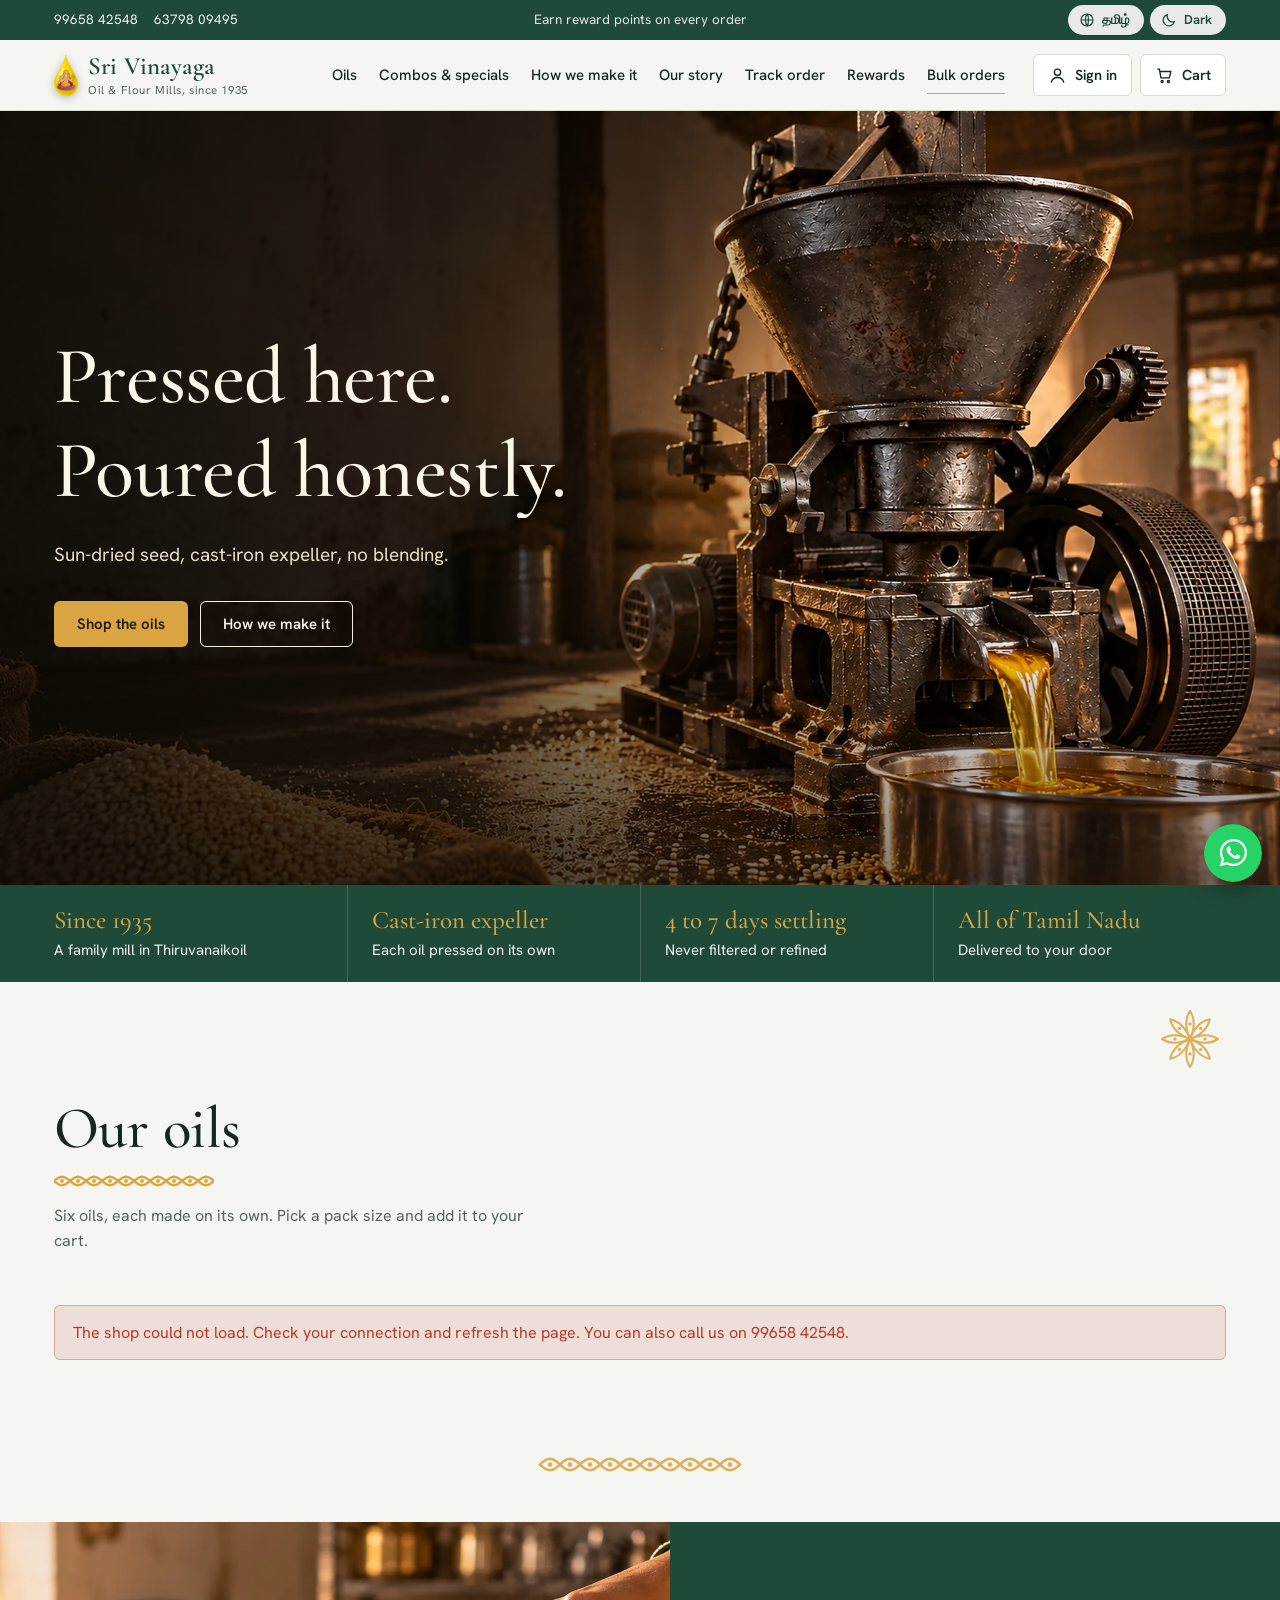
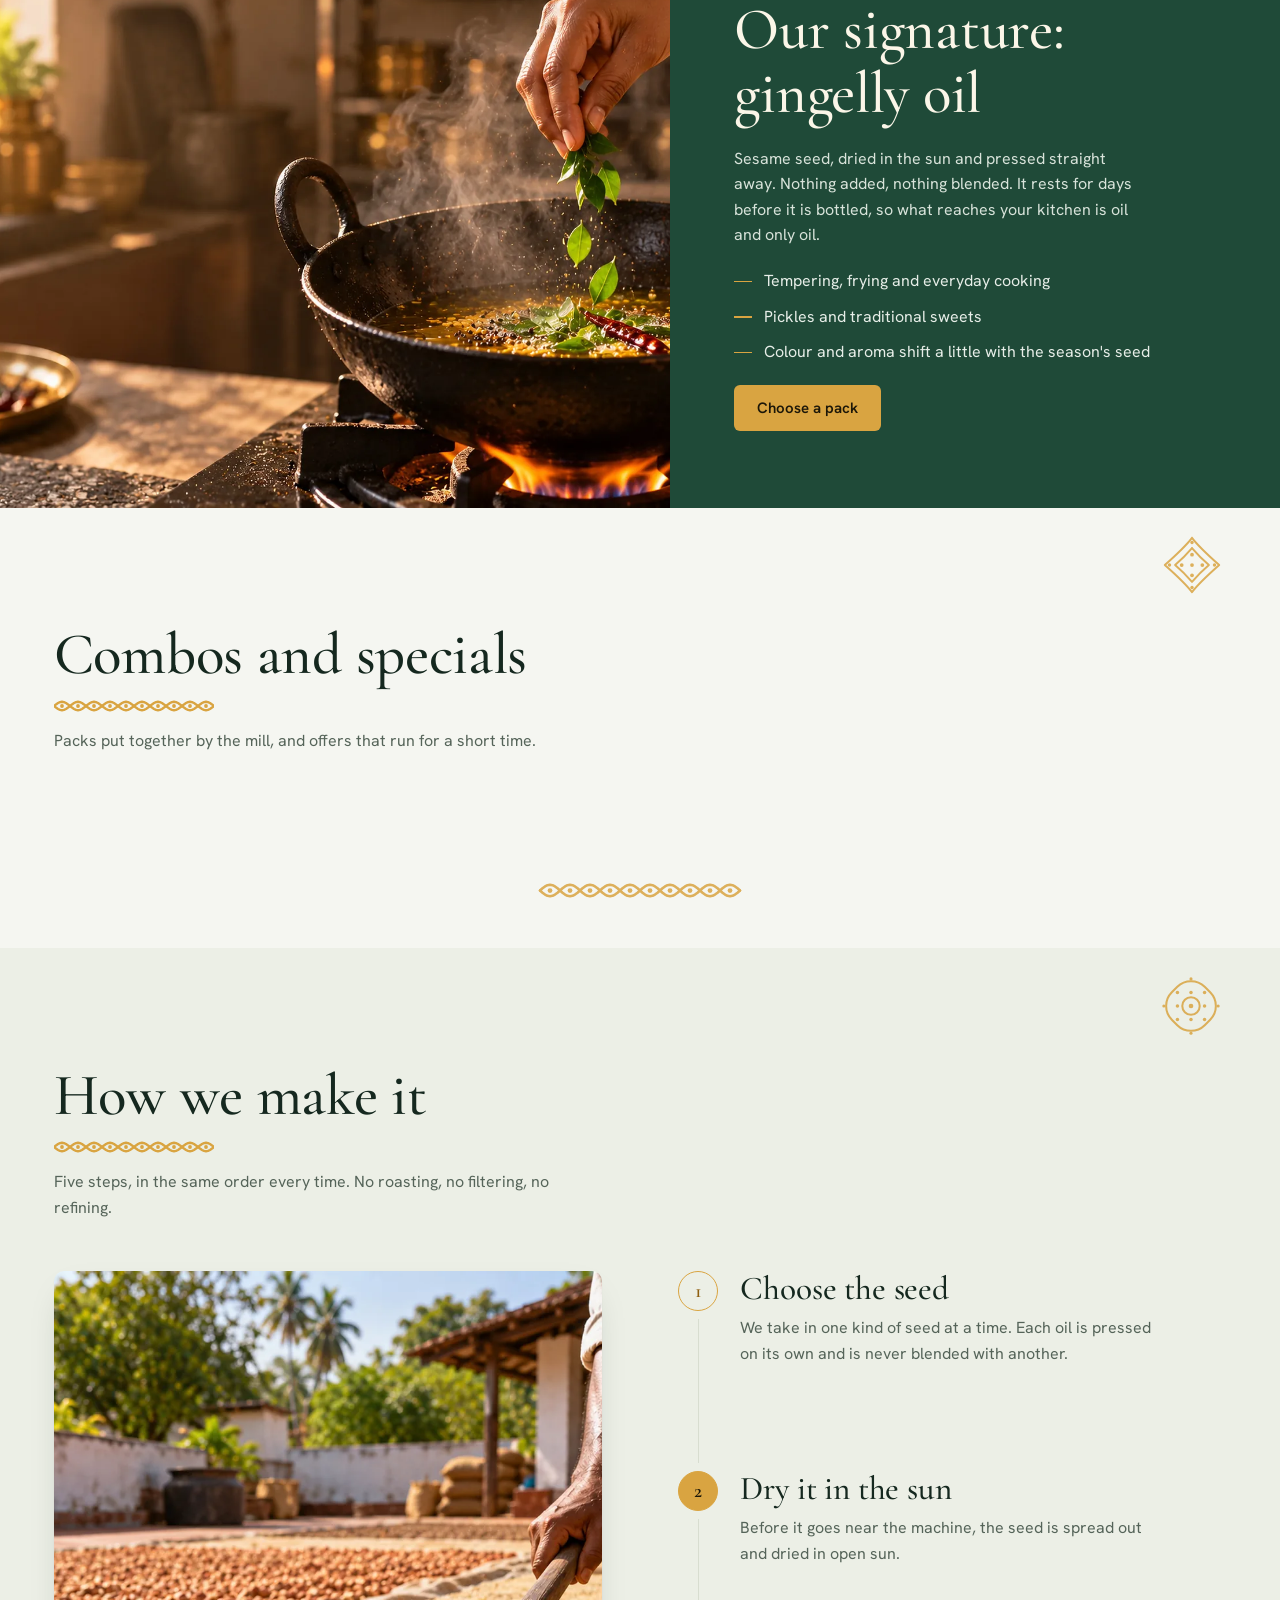
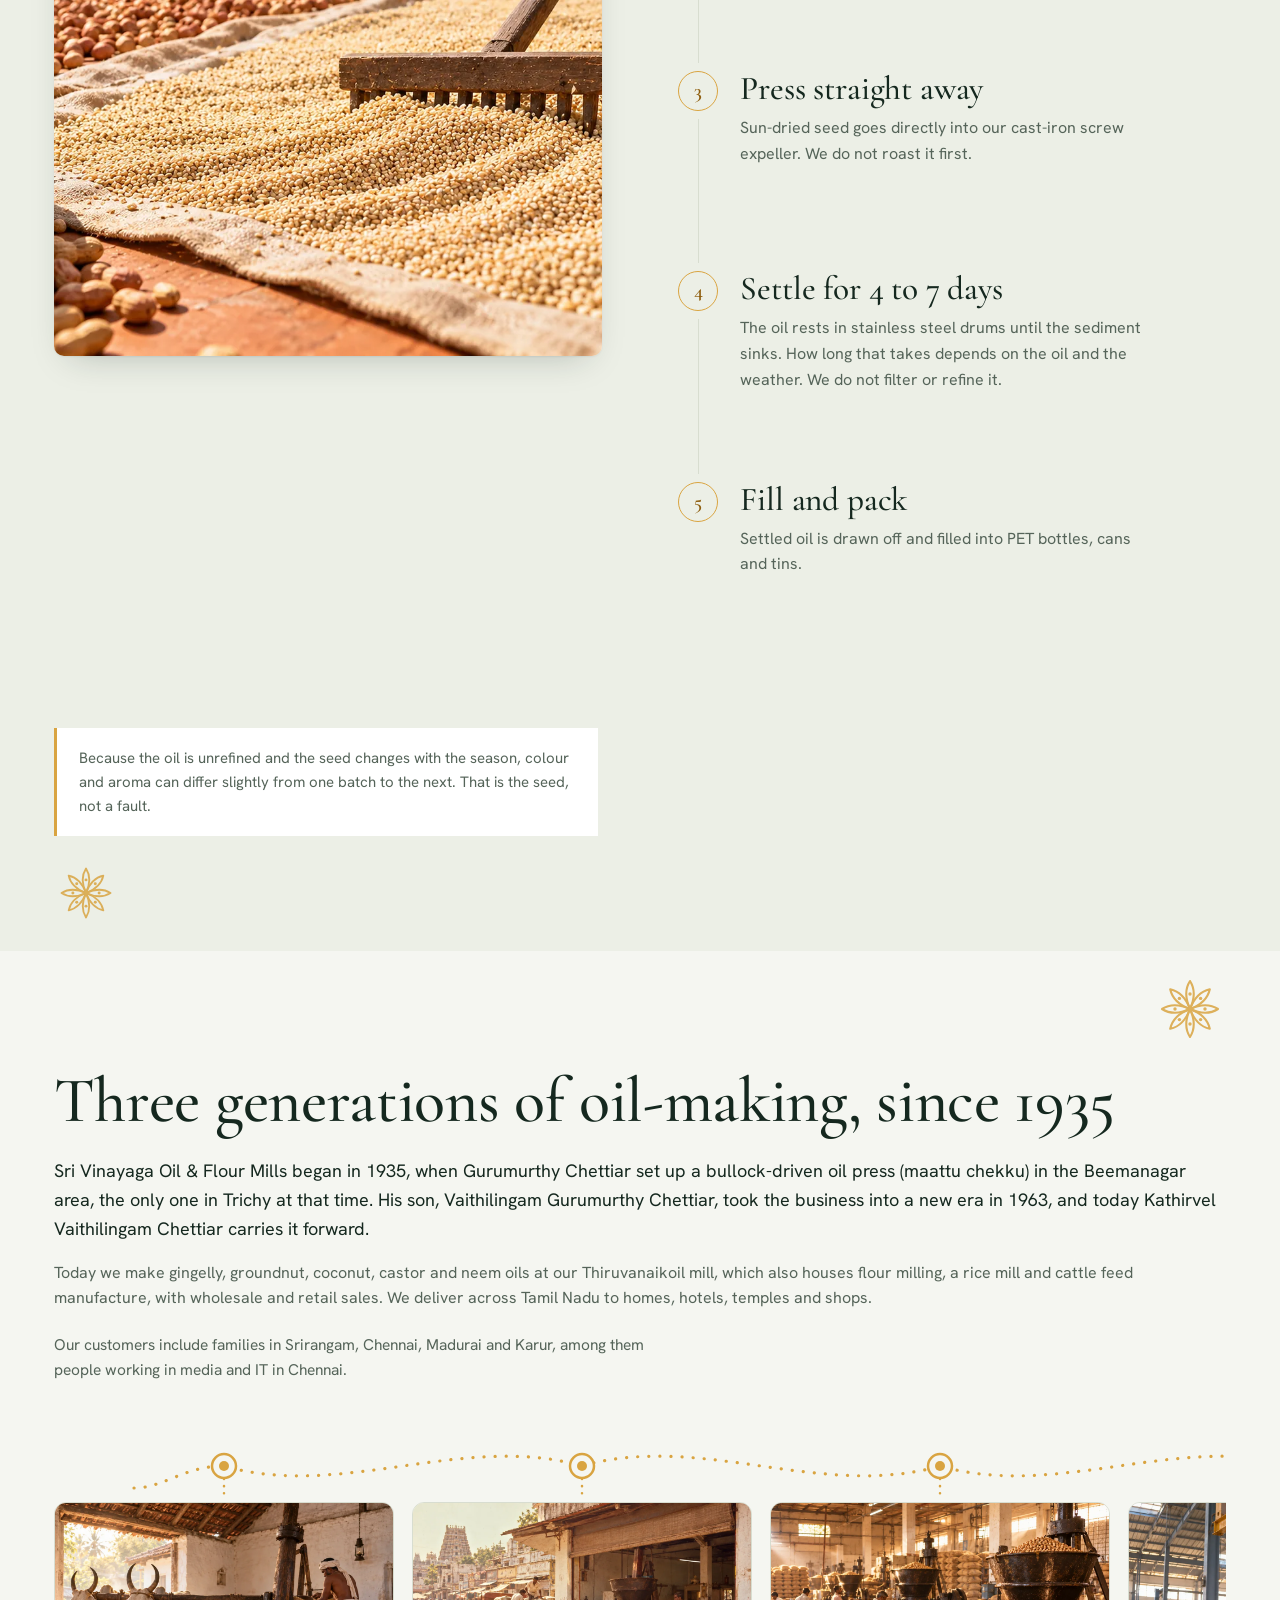
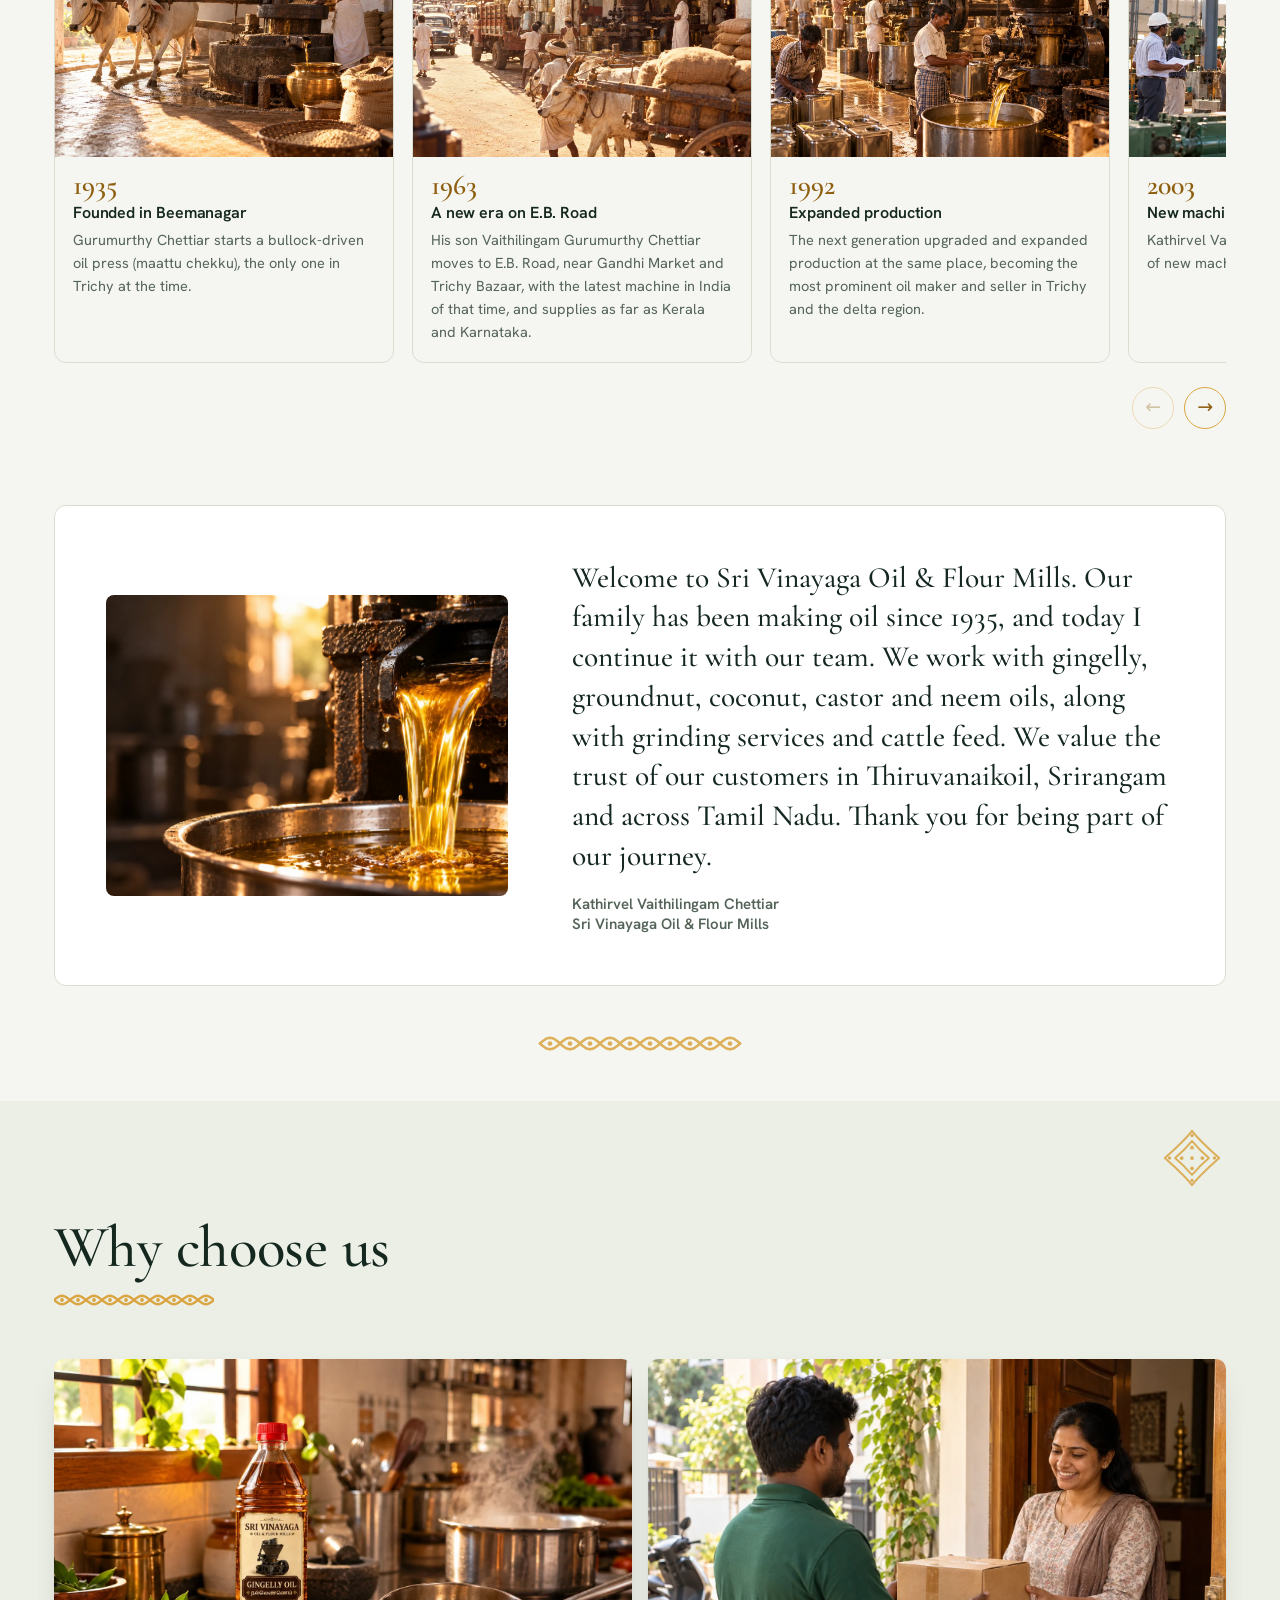
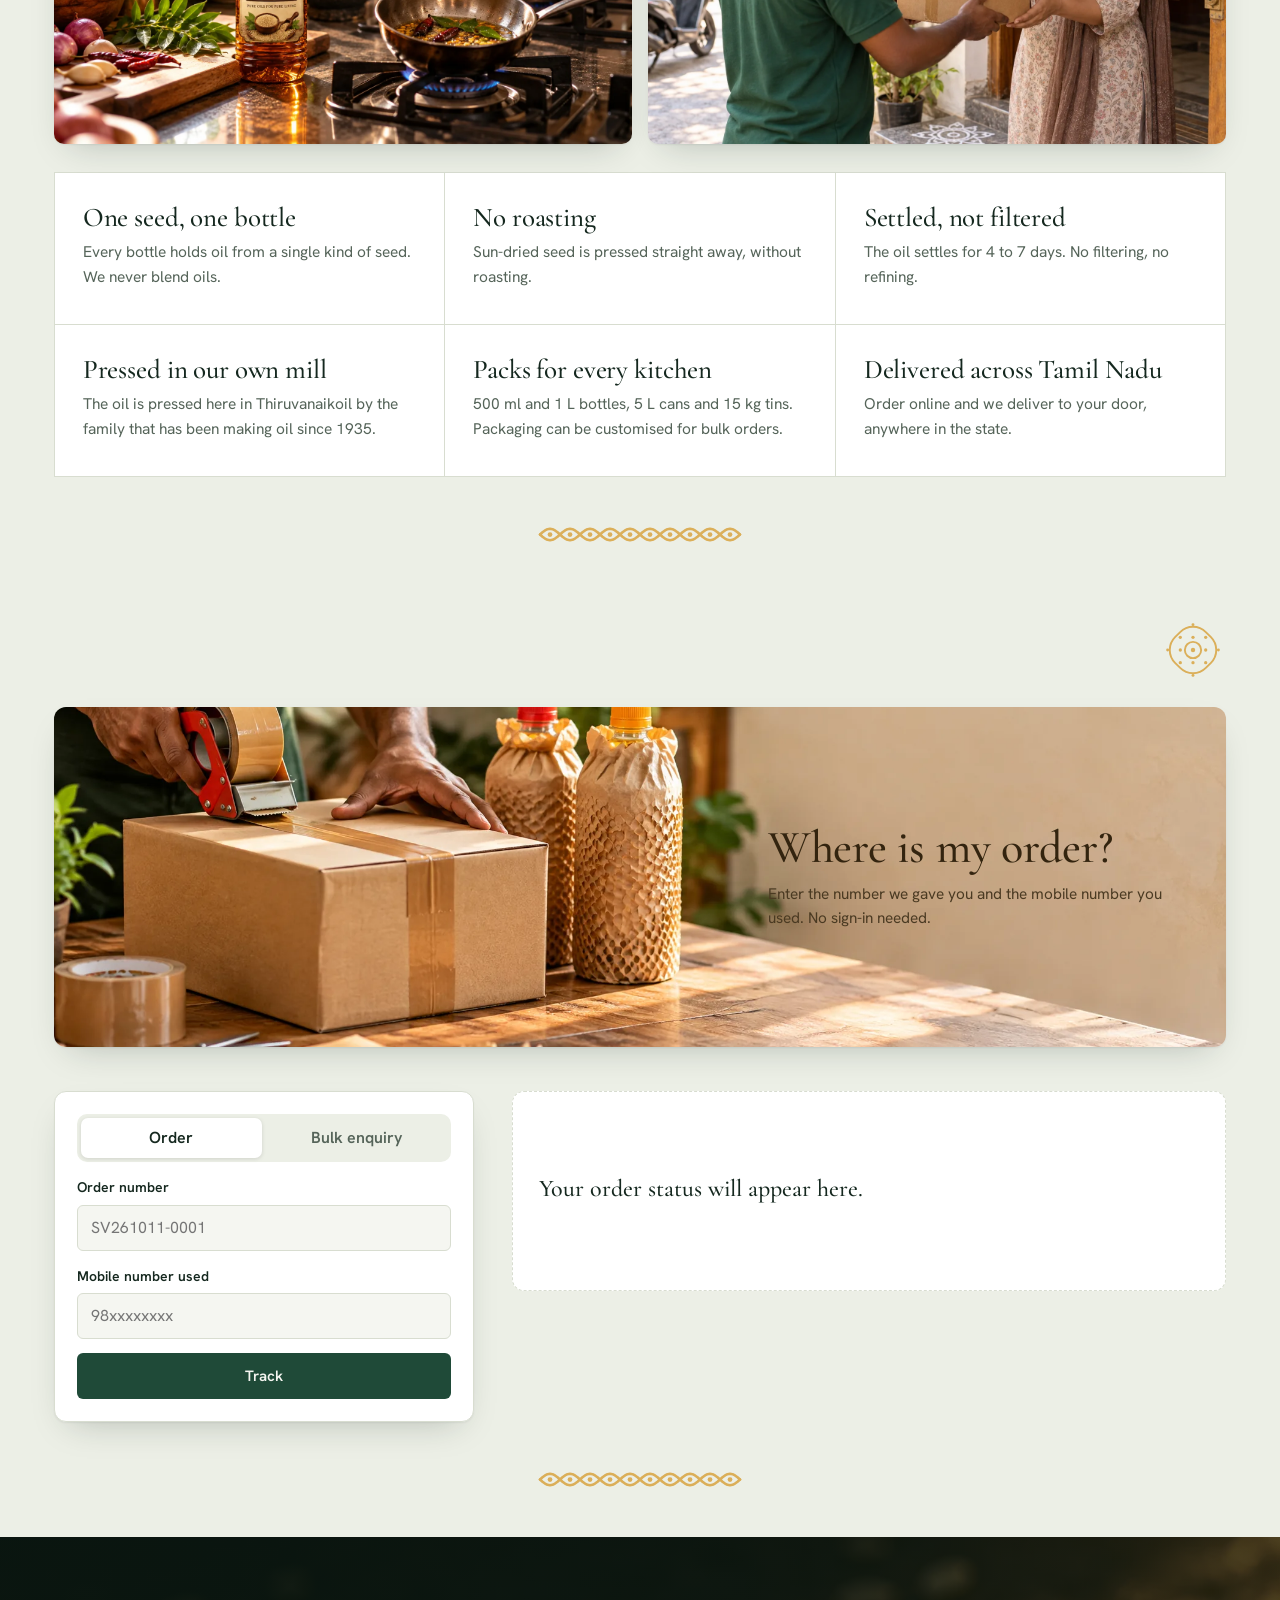
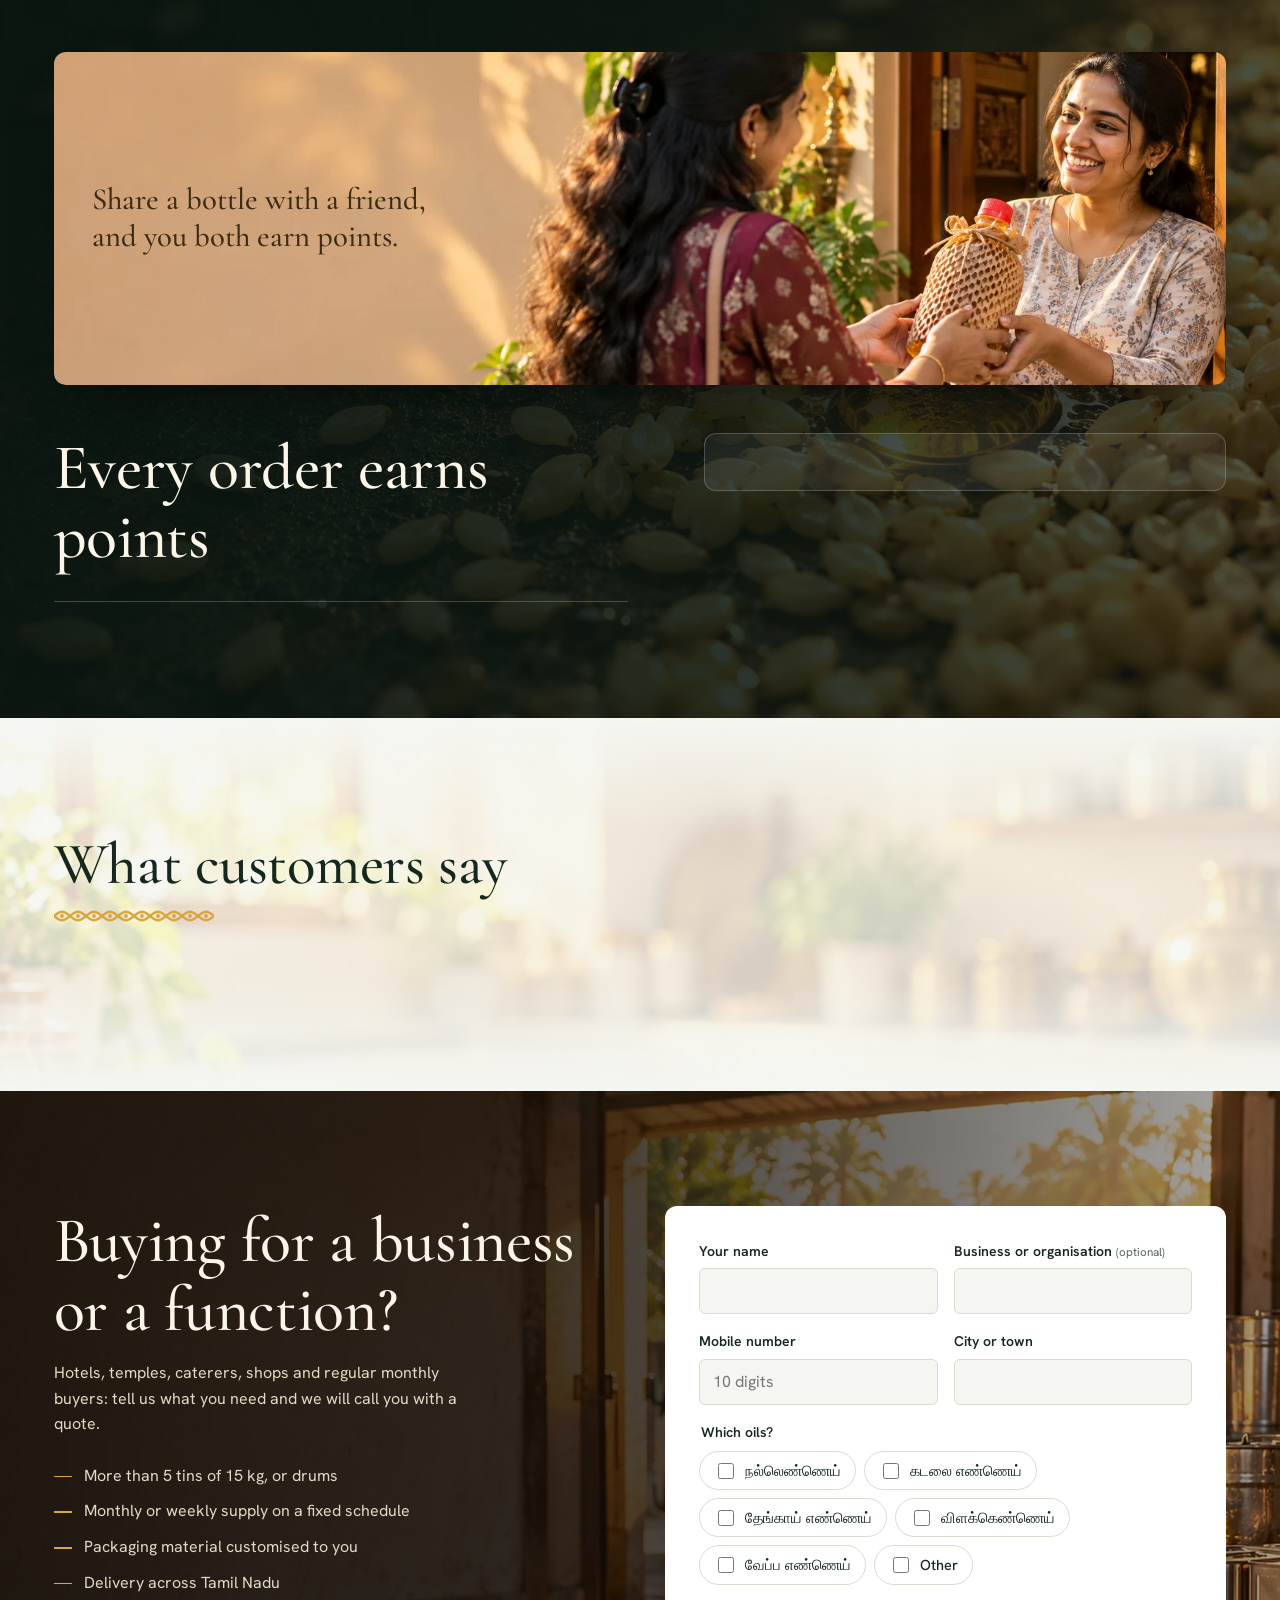
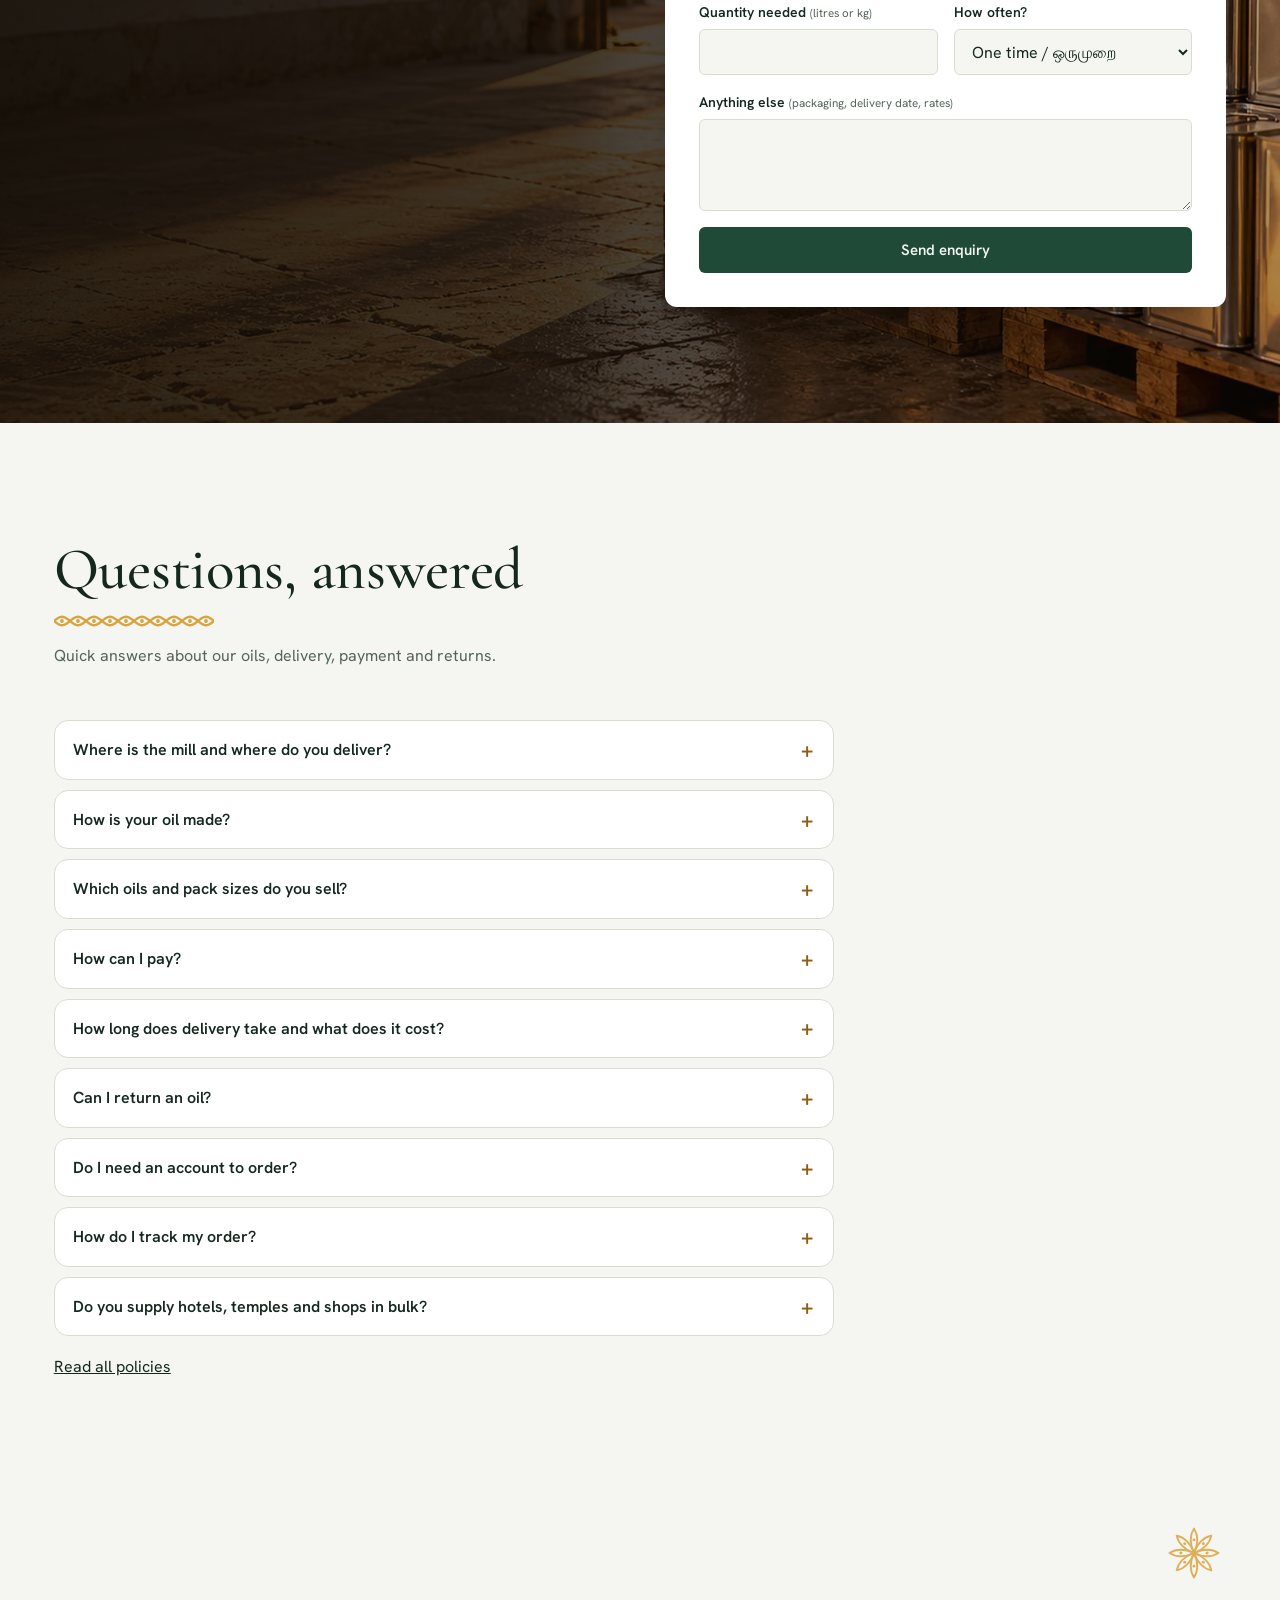
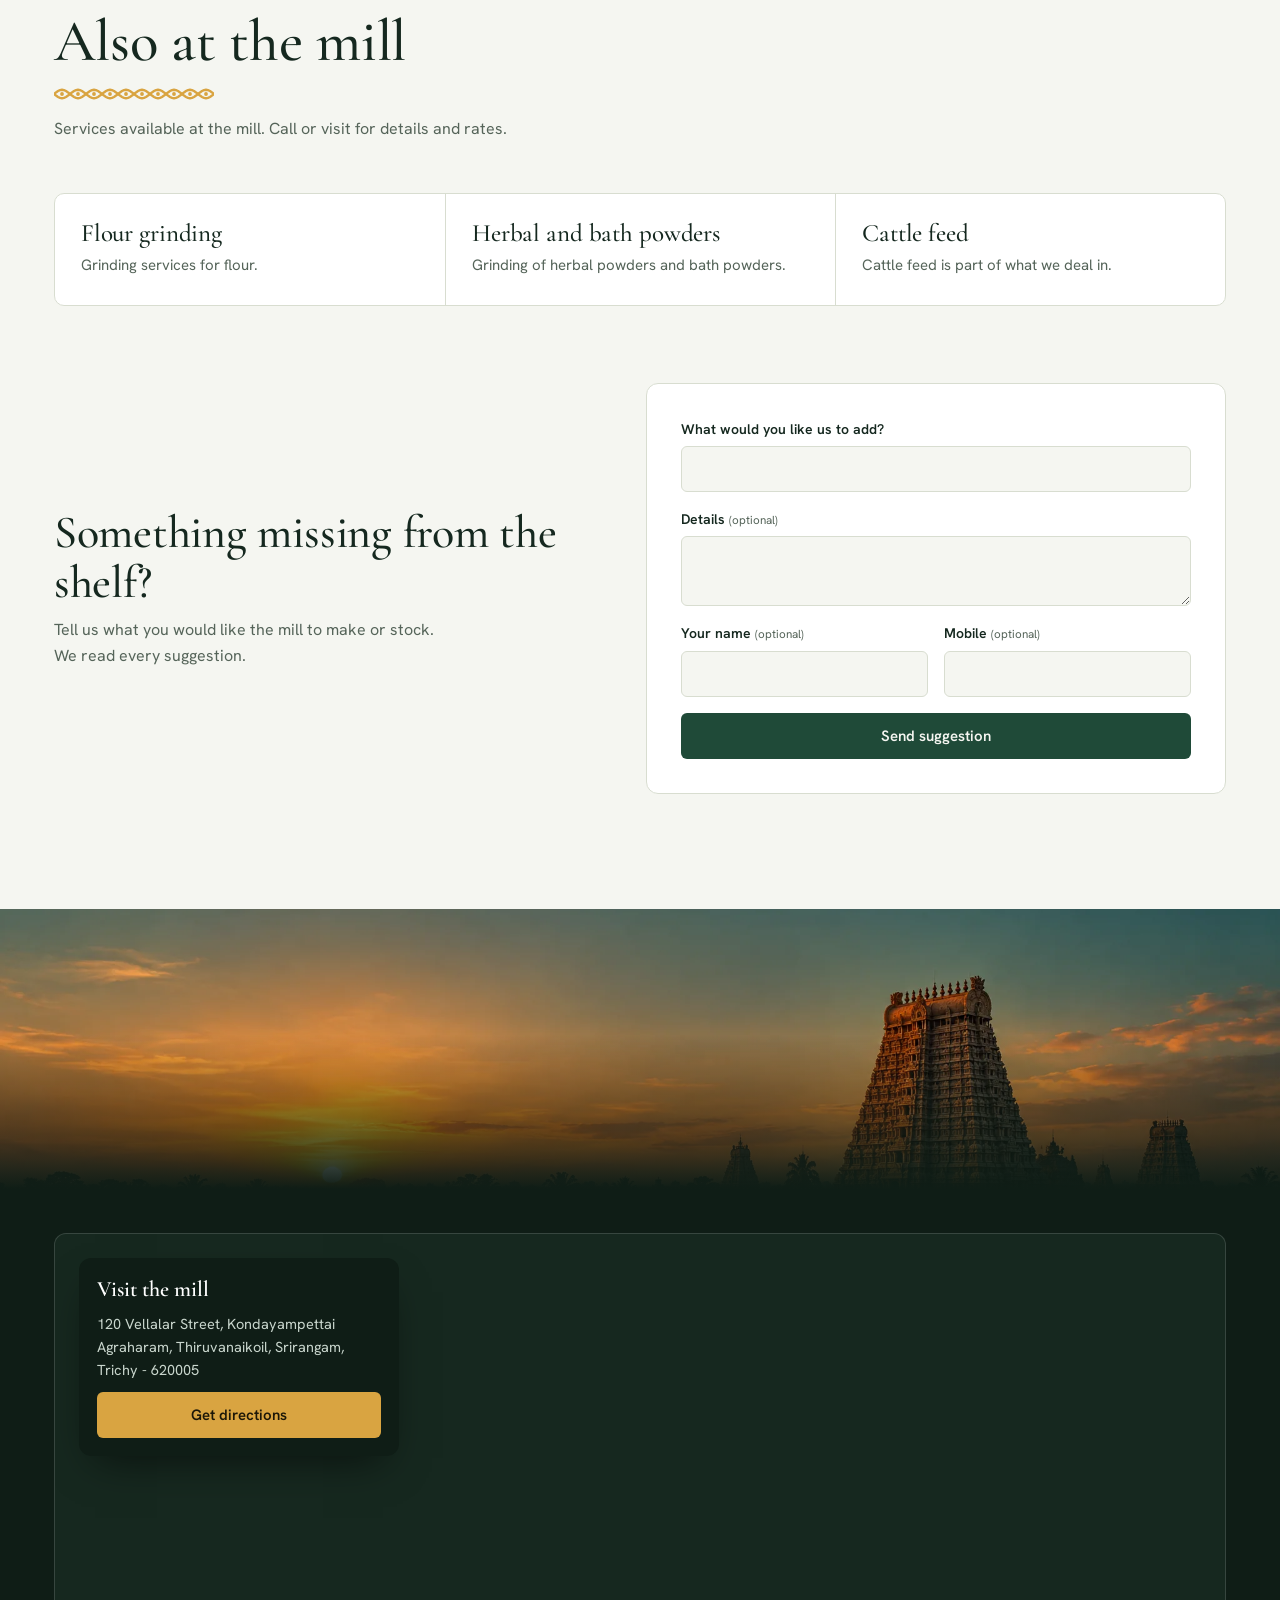
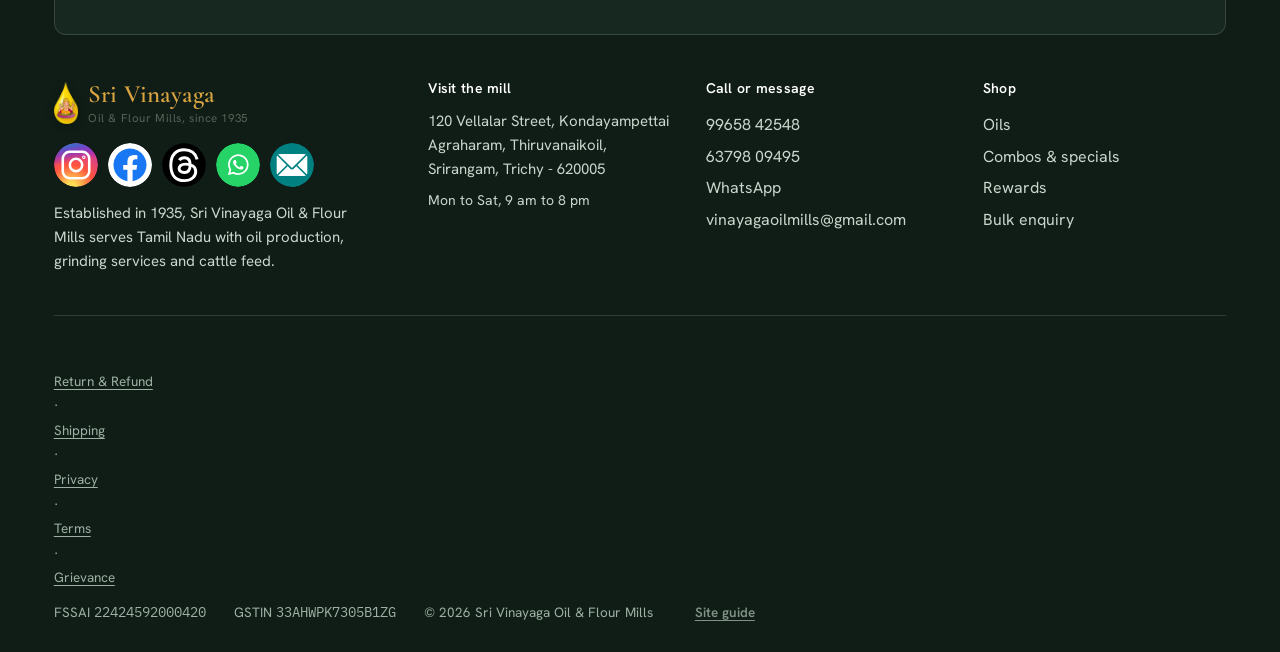
<file: index.html>
<!doctype html>
<html lang="en">
<head>
<meta charset="utf-8">
<meta name="viewport" content="width=device-width,initial-scale=1">
<title>Sri Vinayaga Oil Mills, Trichy | Gingelly &amp; Groundnut Oil</title>
<meta name="description" content="Family oil mill in Thiruvanaikoil, Trichy since 1935. Gingelly, groundnut, coconut, castor, neem and lamp oils. Delivered across Tamil Nadu.">
<meta name="theme-color" content="#1F4A38"><link rel="manifest" href="manifest.webmanifest">
<meta property="og:type" content="website"><meta property="og:site_name" content="Sri Vinayaga Oil &amp; Flour Mills"><meta property="og:locale" content="en_IN"><meta property="og:locale:alternate" content="ta_IN">
<meta property="og:title" content="Sri Vinayaga Oil &amp; Flour Mills | Oils from our own mill, Trichy"><meta property="og:description" content="Family oil mill in Thiruvanaikoil, Srirangam, Trichy since 1935. Gingelly, groundnut, coconut, castor, neem and lamp oils. Delivered across Tamil Nadu."><meta name="twitter:card" content="summary_large_image">
<!--faqld:start--><script type="application/ld+json">{"@context": "https://schema.org", "@type": "FAQPage", "mainEntity": [{"@type": "Question", "name": "Where is the mill and where do you deliver?", "acceptedAnswer": {"@type": "Answer", "text": "Our family mill is at 120 Vellalar Street, Kondayampettai Agraharam, Thiruvanaikoil, Srirangam, Trichy, and has been running since 1935. We deliver across Tamil Nadu."}}, {"@type": "Question", "name": "How is your oil made?", "acceptedAnswer": {"@type": "Answer", "text": "We dry the seed in the sun and press it in our own iron cast screw expeller at the mill. The oil is settled and never filtered, and each bottle holds one seed type only."}}, {"@type": "Question", "name": "Which oils and pack sizes do you sell?", "acceptedAnswer": {"@type": "Answer", "text": "Gingelly (sesame), groundnut and coconut oils for cooking, and castor and neem oils for traditional household, external and lamp use. Cooking oils come in 500 ml, 1 litre, 5 litre cans and 15 kg tins; neem oil comes in a 100 ml bottle."}}, {"@type": "Question", "name": "How can I pay?", "acceptedAnswer": {"@type": "Answer", "text": "You can pay online by UPI (a QR code appears after you place the order) or pay on delivery."}}, {"@type": "Question", "name": "How long does delivery take and what does it cost?", "acceptedAnswer": {"@type": "Answer", "text": "Delivery takes 2 to 5 working days after dispatch. The delivery fee and the order value above which delivery is free are shown in your cart before you pay."}}, {"@type": "Question", "name": "Can I return an oil?", "acceptedAnswer": {"@type": "Answer", "text": "Food products are not returnable. If there is a genuine quality problem, tell us within 2 days of delivery with an unboxing video and we will decide within 3 working days. Approved refunds are paid in 5 to 7 working days. Read the full return and refund policy on our policies page."}}, {"@type": "Question", "name": "Do I need an account to order?", "acceptedAnswer": {"@type": "Answer", "text": "No. You can order as a guest with your name, mobile number and address. With an account you can see past orders, buy again and earn reward points."}}, {"@type": "Question", "name": "How do I track my order?", "acceptedAnswer": {"@type": "Answer", "text": "Use the Track your order section on this page with your order number and mobile number. No sign-in is needed."}}, {"@type": "Question", "name": "Do you supply hotels, temples and shops in bulk?", "acceptedAnswer": {"@type": "Answer", "text": "Yes. Send a bulk enquiry from the bulk supply section of this page with the oils and quantity you need, and the mill will call you back."}}]}</script><!--faqld:end-->
<!--seo:start-->
<link rel="canonical" href="https://srivinayagaoilmills.github.io/">
<meta property="og:url" content="https://srivinayagaoilmills.github.io/"><meta property="og:image" content="https://srivinayagaoilmills.github.io/assets/og-image.jpg"><meta property="og:image:width" content="1200"><meta property="og:image:height" content="630"><meta name="twitter:image" content="https://srivinayagaoilmills.github.io/assets/og-image.jpg">
<!--seo:end-->
<link rel="icon" type="image/png" href="assets/favicon-64.png" sizes="64x64"><link rel="apple-touch-icon" href="assets/favicon-192.png">
<link rel="preload" href="fonts/cormorant-garamond-latin-500-normal.woff2" as="font" type="font/woff2" crossorigin>
<link rel="preload" href="fonts/hanken-grotesk-latin-400-normal.woff2" as="font" type="font/woff2" crossorigin>
<link rel="preload" as="image" href="assets/hero-1.webp" fetchpriority="high">
<script>try{var l=localStorage.getItem("sv_lang");if(l)document.documentElement.lang=l;else if((navigator.language||"").toLowerCase().indexOf("ta")==0)document.documentElement.lang="ta"}catch(e){}</script>
<link rel="stylesheet" href="css/style.css?v=20261013e">
<script type="application/ld+json">{"@context":"https://schema.org","@type":"LocalBusiness","name":"Sri Vinayaga Oil & Flour Mills","foundingDate":"1935","telephone":["+919965842548","+916379809495"],"email":"vinayagaoilmills@gmail.com","address":{"@type":"PostalAddress","streetAddress":"120 Vellalar Street, Kondayampettai Agraharam, Thiruvanaikoil, Srirangam","addressLocality":"Tiruchirappalli","addressRegion":"Tamil Nadu","postalCode":"620005","addressCountry":"IN"},"openingHours":"Mo-Sa 09:00-20:00"}</script>
</head>
<body>
<div class="intro" id="intro" role="status" aria-live="polite">
  <span class="intro-tw tw1"></span><span class="intro-tw tw2"></span><span class="intro-tw tw3"></span><span class="intro-tw tw4"></span>
  <div class="intro-in">
    <img class="intro-logo" src="assets/logo-drop.webp" alt="Sri Vinayaga Oil &amp; Flour Mills logo" width="84" height="134">
    <p class="intro-hi"><span class="en">Welcome to</span><span class="ta">வணக்கம், வரவேற்கிறோம்</span></p>
    <p class="intro-name"><span class="en">Sri Vinayaga<br>Oil &amp; Flour Mills</span><span class="ta">ஸ்ரீ விநாயகா<br>ஆயில் &amp; ஃப்ளோர் மில்ஸ்</span></p>
    <p class="intro-sub"><span class="en">Since 1935 · Thiruvanaikoil, Srirangam, Trichy</span><span class="ta">1935 முதல் · திருவானைக்கோயில், ஸ்ரீரங்கம், திருச்சி</span></p>
    <span class="intro-bar"><i></i></span>
  </div>
</div>
<script>try{if(sessionStorage.getItem("sv_intro")){document.getElementById("intro").remove()}else{document.documentElement.classList.add("has-intro");setTimeout(function(){var e=document.getElementById("intro");if(e){e.remove();document.documentElement.classList.remove("has-intro")}},8000)}}catch(e){}</script>
<a class="skip" href="#oils"><span class="en">Skip to the oils</span><span class="ta">எண்ணெய்களுக்குச் செல்ல</span></a>
<div class="loadbar" id="loadbar"></div>

<!-- top bar -->
<div class="fest" id="festBar" hidden></div>
<div class="topbar">
  <div class="wrap">
    <div class="tb-phones">
      <a href="tel:+919965842548" data-c="phone1">99658 42548</a>
      <a href="tel:+916379809495" data-c="phone2">63798 09495</a>
    </div>
    <div class="tb-note" id="tbNote" aria-live="polite"><span class="en">Delivering across Tamil Nadu</span><span class="ta">தமிழ்நாடு முழுவதும் விநியோகம்</span></div>
    <div class="tb-right">
      <span class="tb-hours"><span class="en" data-c="hours_en">Mon to Sat, 9 am to 8 pm</span><span class="ta" data-c="hours_ta">திங்கள் முதல் சனி, காலை 9 முதல் இரவு 8 வரை</span></span>
      <button class="pill" id="langBtn" aria-label="Switch language / மொழி மாற்று"><svg viewBox="0 0 24 24" fill="none" stroke="currentColor" stroke-width="1.8" aria-hidden="true"><circle cx="12" cy="12" r="9"/><path d="M3 12h18M12 3c3 3.2 3 14.8 0 18M12 3c-3 3.2-3 14.8 0 18"/></svg><span class="en">தமிழ்</span><span class="ta">English</span></button>
      <button class="pill" id="themeBtn" aria-label="Switch light and dark theme"><svg class="i-moon" viewBox="0 0 24 24" fill="none" stroke="currentColor" stroke-width="1.8" aria-hidden="true"><path d="M20 14.5A8.5 8.5 0 0 1 9.5 4 8.5 8.5 0 1 0 20 14.5z"/></svg><svg class="i-sun" viewBox="0 0 24 24" fill="none" stroke="currentColor" stroke-width="1.8" aria-hidden="true"><circle cx="12" cy="12" r="4"/><path d="M12 2v2.5M12 19.5V22M2 12h2.5M19.5 12H22M5 5l1.8 1.8M17.2 17.2L19 19M19 5l-1.8 1.8M6.8 17.2L5 19"/></svg><span class="lbl-d"></span></button>
    </div>
  </div>
</div>

<!-- nav -->
<header class="nav">
  <div class="wrap">
    <a class="logo" href="#top" aria-label="Sri Vinayaga Oil and Flour Mills, home">
      <img class="mark" src="assets/logo-drop.webp" alt="Sri Vinayaga logo" width="26" height="42"><b>Sri Vinayaga</b>
      <span><span class="en">Oil &amp; Flour Mills, since 1935</span><span class="ta">ஆயில் &amp; ஃப்ளோர் மில்ஸ், 1935 முதல்</span></span>
    </a>
    <nav class="links" id="links" aria-label="Main">
      <button class="menu-x" id="menuX" type="button" aria-label="Close menu"><svg viewBox="0 0 24 24" fill="none" stroke="currentColor" stroke-width="1.8" aria-hidden="true"><path d="M5 5l14 14M19 5L5 19"/></svg></button>
      <a href="#oils"><span class="en">Oils</span><span class="ta">எண்ணெய்கள்</span></a>
      <a href="#combos"><span class="en">Combos &amp; specials</span><span class="ta">காம்போ &amp; சலுகைகள்</span></a>
      <a href="#process"><span class="en">How we make it</span><span class="ta">தயாரிப்பு முறை</span></a>
      <a href="#story"><span class="en">Our story</span><span class="ta">எங்கள் கதை</span></a>
      <a href="#track" class="trk-link"><span class="en">Track order</span><span class="ta">ஆர்டர் நிலை</span></a>
      <a href="#rewards"><span class="en">Rewards</span><span class="ta">பரிசுப் புள்ளிகள்</span></a>
      <a href="#bulk"><span class="en">Bulk orders</span><span class="ta">மொத்த ஆர்டர்</span></a>
    </nav>
    <div class="acts">
      <button class="icon-btn" id="acctBtn" aria-haspopup="dialog">
        <svg viewBox="0 0 24 24" fill="none" stroke="currentColor" stroke-width="1.7" aria-hidden="true"><circle cx="12" cy="8" r="4"/><path d="M4 21c1-4.5 4.2-6.5 8-6.5s7 2 8 6.5"/></svg>
        <span class="lbl" id="acctLbl"><span class="en">Sign in</span><span class="ta">உள்நுழை</span></span>
      </button>
      <button class="icon-btn" id="cartBtn" aria-haspopup="dialog">
        <svg viewBox="0 0 24 24" fill="none" stroke="currentColor" stroke-width="1.7" aria-hidden="true"><path d="M3 4h2.5l2 11h10.5l2-8H6.5"/><circle cx="9" cy="19.5" r="1.3"/><circle cx="17" cy="19.5" r="1.3"/></svg>
        <span class="lbl"><span class="en">Cart</span><span class="ta">கார்ட்</span></span><span class="badge" id="cartN" data-n="0"></span>
      </button>
      <button class="icon-btn burger" id="burger" aria-label="Menu" aria-expanded="false">
        <svg viewBox="0 0 24 24" fill="none" stroke="currentColor" stroke-width="1.8" aria-hidden="true"><path d="M4 7h16M4 12h16M4 17h16"/></svg>
      </button>
    </div>
  </div>
</header>

<div class="menu-scrim" id="menuScrim"></div>
<div class="open-order" id="openOrder" hidden></div>
<div class="wa-dlg" id="waDlg" hidden role="dialog" aria-modal="true" aria-labelledby="waT"><div class="wa-box" id="waBox"></div></div>
<main id="top">
<!-- hero -->
<section class="hero" aria-label="Welcome" id="hero">
  <div id="slides"></div>
  <div class="wrap hero-in">
    <h1 id="heroH"></h1>
    <p class="sub" id="heroSub"></p>
    <div class="cta" id="heroCta"></div>
  </div>
  <div class="dots" id="dots" role="tablist" aria-label="Slides"></div>
</section>

<div class="facts"><div class="wrap"><ul>
  <li><b><span class="en">Since 1935</span><span class="ta">1935 முதல்</span></b><span class="en">A family mill in Thiruvanaikoil</span><span class="ta">திருவானைக்கோவிலில் குடும்ப மில்</span></li>
  <li><b><span class="en">Cast-iron expeller</span><span class="ta">வார்ப்பிரும்பு இயந்திரம்</span></b><span class="en">Each oil pressed on its own</span><span class="ta">ஒவ்வொரு எண்ணெயும் தனியாக</span></li>
  <li><b><span class="en">4 to 7 days settling</span><span class="ta">4 முதல் 7 நாட்கள்</span></b><span class="en">Never filtered or refined</span><span class="ta">வடிகட்டுவதில்லை, சுத்திகரிப்பதில்லை</span></li>
  <li><b><span class="en">All of Tamil Nadu</span><span class="ta">தமிழ்நாடு முழுவதும்</span></b><span class="en">Delivered to your door</span><span class="ta">வீடு தேடி விநியோகம்</span></li>
</ul></div></div>

<!-- oils -->
<section class="sec" id="oils">
  <div class="wrap">
    <div class="sec-head">
      <h2><span class="en">Our oils</span><span class="ta">எங்கள் எண்ணெய்கள்</span></h2>
      <p><span class="en">Six oils, each made on its own. Pick a pack size and add it to your cart.</span><span class="ta">ஆறு எண்ணெய்கள், ஒவ்வொன்றும் தனியாகப் பிழியப்படுகிறது. அளவைத் தேர்ந்தெடுத்து கார்ட்டில் சேர்க்கவும்.</span></p>
    </div>
    <div id="loadFail"></div>
    <div class="shelf" id="shelf"><div class="sk"></div><div class="sk"></div><div class="sk"></div></div>
    <p class="shelf-note" id="shelfNote"></p>
  </div>
</section>

<!-- signature -->
<section class="sig" id="signature" aria-labelledby="sigH">
  <div class="ph"><img src="assets/kitchen-1.webp" alt="Hands tempering spices in an iron kadai with gingelly oil" loading="lazy"></div>
  <div class="tx">
    <h2 id="sigH"><span class="en">Our signature: gingelly oil</span><span class="ta">எங்கள் சிறப்பு: நல்லெண்ணெய்</span></h2>
    <p><span class="en">Sesame seed, dried in the sun and pressed straight away. Nothing added, nothing blended. It rests for days before it is bottled, so what reaches your kitchen is oil and only oil.</span><span class="ta">வெயிலில் உலர்த்தி உடனே பிழியப்பட்ட எள். எதுவும் சேர்க்கப்படவில்லை, கலப்படம் இல்லை. பாட்டிலில் அடைக்கும் முன் பல நாட்கள் தெளிய வைக்கப்படுவதால், உங்கள் சமையலறைக்கு வருவது எண்ணெய் மட்டுமே.</span></p>
    <ul>
      <li><span class="en">Tempering, frying and everyday cooking</span><span class="ta">தாளிப்பு, வறுவல் மற்றும் தினசரி சமையல்</span></li>
      <li><span class="en">Pickles and traditional sweets</span><span class="ta">ஊறுகாய் மற்றும் பாரம்பரிய இனிப்புகள்</span></li>
      <li><span class="en">Colour and aroma shift a little with the season's seed</span><span class="ta">பருவத்தின் விதையைப் பொறுத்து நிறம், மணம் சிறிது மாறலாம்</span></li>
    </ul>
    <div><a class="btn gold" href="#oils" data-pick="gingelly-oil"><span class="en">Choose a pack</span><span class="ta">அளவைத் தேர்வு செய்</span></a></div>
  </div>
</section>

<!-- combos and specials -->
<section class="sec" id="combos">
  <div class="wrap">
    <div class="sec-head">
      <h2><span class="en">Combos and specials</span><span class="ta">காம்போ மற்றும் சிறப்பு சலுகைகள்</span></h2>
      <p><span class="en">Packs put together by the mill, and offers that run for a short time.</span><span class="ta">மில் சார்பில் தயாரிக்கப்பட்ட தொகுப்புகள் மற்றும் குறுகிய காலச் சலுகைகள்.</span></p>
    </div>
    <div id="comboList" class="combos"></div>
    <div id="specialList" class="specials" style="margin-top:28px"></div>
  </div>
</section>

<!-- process -->
<section class="sec alt" id="process">
  <div class="wrap">
    <div class="sec-head">
      <h2><span class="en">How we make it</span><span class="ta">எப்படி தயாரிக்கிறோம்</span></h2>
      <p><span class="en">Five steps, in the same order every time. No roasting, no filtering, no refining.</span><span class="ta">ஐந்து படிகள், ஒவ்வொரு முறையும் ஒரே வரிசையில். வறுப்பதில்லை, வடிகட்டுவதில்லை, சுத்திகரிப்பதில்லை.</span></p>
    </div>
    <div class="proc">
      <div class="stage" id="stage" aria-hidden="true">
        <img class="on" src="assets/process-0-seed.webp" alt="Hands sorting sesame seed in a basket before pressing" data-for="0">
        <img src="assets/process-1-sundry.webp" alt="Seed being raked and dried in the sun" data-for="1" loading="lazy">
        <img src="assets/process-2-press.webp" alt="Seed poured into the iron screw expeller" data-for="2" loading="lazy">
        <img src="assets/process-3-settle.webp" alt="Freshly pressed oil settling in steel vessels" data-for="3" loading="lazy">
        <img src="assets/process-4-bottle.webp" alt="Oil being filled into bottles and lined up for packing" data-for="4" loading="lazy">
      </div>
      <ol class="steps" id="steps">
        <li class="step on" data-i="0"><h3><span class="en">Choose the seed</span><span class="ta">விதையைத் தேர்ந்தெடுத்தல்</span></h3><p><span class="en">We take in one kind of seed at a time. Each oil is pressed on its own and is never blended with another.</span><span class="ta">ஒரு நேரத்தில் ஒரே வகை விதையை மட்டுமே எடுத்துக்கொள்கிறோம். ஒவ்வொரு எண்ணெயும் தனியாகப் பிழியப்படும்; வேறு எண்ணெயுடன் கலப்பதில்லை.</span></p><div class="simg"><img src="assets/process-0-seed.webp" alt="Hands sorting raw seed by hand on a bamboo tray" loading="lazy"></div></li>
        <li class="step" data-i="1"><h3><span class="en">Dry it in the sun</span><span class="ta">வெயிலில் உலர்த்துதல்</span></h3><p><span class="en">Before it goes near the machine, the seed is spread out and dried in open sun.</span><span class="ta">இயந்திரத்துக்குச் செல்லும் முன் விதை திறந்த வெயிலில் பரப்பி உலர்த்தப்படுகிறது.</span></p><div class="simg"><img src="assets/process-1-sundry.webp" alt="Seed drying in the sun at the mill" loading="lazy"></div></li>
        <li class="step" data-i="2"><h3><span class="en">Press straight away</span><span class="ta">உடனே பிழிதல்</span></h3><p><span class="en">Sun-dried seed goes directly into our cast-iron screw expeller. We do not roast it first.</span><span class="ta">வெயிலில் உலர்ந்த விதை நேரடியாக வார்ப்பிரும்பு திருகு இயந்திரத்தில் செல்கிறது. முன்னதாக வறுப்பதில்லை.</span></p><div class="simg"><img src="assets/process-2-press.webp" alt="Seed being fed into the expeller hopper" loading="lazy"></div></li>
        <li class="step" data-i="3"><h3><span class="en">Settle for 4 to 7 days</span><span class="ta">4 முதல் 7 நாட்கள் தெளிய வைத்தல்</span></h3><p><span class="en">The oil rests in stainless steel drums until the sediment sinks. How long that takes depends on the oil and the weather. We do not filter or refine it.</span><span class="ta">எண்ணெய் துருப்பிடிக்காத எஃகு பாத்திரங்களில் வண்டல் அடியில் படியும் வரை வைக்கப்படுகிறது. எவ்வளவு நாள் ஆகும் என்பது எண்ணெய் வகை மற்றும் பருவத்தைப் பொறுத்தது. வடிகட்டுவதோ சுத்திகரிப்பதோ இல்லை.</span></p><div class="simg"><img src="assets/process-3-settle.webp" alt="Stainless steel drums of settling oil with date tags" loading="lazy"></div></li>
        <li class="step" data-i="4"><h3><span class="en">Fill and pack</span><span class="ta">நிரப்பி அடைத்தல்</span></h3><p><span class="en">Settled oil is drawn off and filled into PET bottles, cans and tins.</span><span class="ta">தெளிந்த எண்ணெய் PET பாட்டில்கள், கேன்கள் மற்றும் டின்களில் நிரப்பப்படுகிறது.</span></p><div class="simg"><img src="assets/process-4-bottle.webp" alt="Filling Sri Vinayaga branded bottles" loading="lazy"></div></li>
      </ol>
    </div>
    <p class="proc-note"><span class="en">Because the oil is unrefined and the seed changes with the season, colour and aroma can differ slightly from one batch to the next. That is the seed, not a fault.</span><span class="ta">எண்ணெய் சுத்திகரிக்கப்படாதது, விதையும் பருவத்துக்கேற்ப மாறும் என்பதால், ஒவ்வொரு தொகுதியிலும் நிறம், மணம் சிறிது மாறுபடலாம். இது விதையின் இயல்பு; குறைபாடு அல்ல.</span></p>
  </div>
</section>

<!-- story -->
<section class="sec" id="story">
  <div class="wrap">
    <div class="story">
      <div class="col">
        <h2><span class="en">Three generations of oil-making, since 1935</span><span class="ta">1935 முதல் மூன்று தலைமுறைகளாக எண்ணெய் தொழில்</span></h2>
        <p><span class="en">Sri Vinayaga Oil &amp; Flour Mills began in 1935, when Gurumurthy Chettiar set up a bullock-driven oil press (maattu chekku) in the Beemanagar area, the only one in Trichy at that time. His son, Vaithilingam Gurumurthy Chettiar, took the business into a new era in 1963, and today Kathirvel Vaithilingam Chettiar carries it forward.</span><span class="ta">ஸ்ரீ விநாயகா ஆயில் &amp; ஃப்ளோர் மில்ஸ் 1935-ஆம் ஆண்டு குருமூர்த்தி செட்டியார் அவர்களால் பீமநகர் பகுதியில் மாட்டுச் செக்குடன் தொடங்கப்பட்டது; அன்றைய திருச்சியில் இருந்த ஒரே செக்கு அதுவே. அவரது மகன் வைத்திலிங்கம் குருமூர்த்தி செட்டியார் 1963-ல் தொழிலை புதிய காலகட்டத்துக்கு எடுத்துச் சென்றார்; இன்று கதிர்வேல் வைத்திலிங்கம் செட்டியார் அதைத் தொடர்ந்து நடத்துகிறார்.</span></p>
        <p><span class="en">Today we make gingelly, groundnut, coconut, castor and neem oils at our Thiruvanaikoil mill, which also houses flour milling, a rice mill and cattle feed manufacture, with wholesale and retail sales. We deliver across Tamil Nadu to homes, hotels, temples and shops.</span><span class="ta">இன்று திருவானைக்கோயில் மில்லில் நல்லெண்ணெய், கடலை எண்ணெய், தேங்காய் எண்ணெய், விளக்கெண்ணெய், வேப்ப எண்ணெய் தயாரிக்கிறோம்; இங்கு மாவு அரைத்தல், அரிசி ஆலை, கால்நடைத் தீவனத் தயாரிப்பு, மொத்த மற்றும் சில்லறை விற்பனையும் நடைபெறுகிறது. தமிழ்நாடு முழுவதும் வீடுகள், ஹோட்டல்கள், கோயில்கள், கடைகளுக்கு அனுப்புகிறோம்.</span></p>
        <p class="cust" style="font-size:15.5px;color:var(--muted)"><span class="en">Our customers include families in Srirangam, Chennai, Madurai and Karur, among them people working in media and IT in Chennai.</span><span class="ta">ஸ்ரீரங்கம், சென்னை, மதுரை, கரூர் பகுதிகளைச் சேர்ந்த குடும்பங்கள் எங்கள் வாடிக்கையாளர்கள்; சென்னையில் ஊடகம் மற்றும் ஐடி துறையில் பணிபுரிபவர்களும் இதில் அடங்குவர்.</span></p>
      </div>

    </div>
    <div class="tl-wrap">
      <ol class="tl" id="timeline" aria-label="Timeline">
        <li><figure><img src="assets/story-1935.webp" alt="A bullock-driven oil press in a whitewashed shed" loading="lazy" width="600" height="450"></figure><b>1935</b><h4><span class="en">Founded in Beemanagar</span><span class="ta">பீமநகரில் தொடக்கம்</span></h4><p><span class="en">Gurumurthy Chettiar starts a bullock-driven oil press (maattu chekku), the only one in Trichy at the time.</span><span class="ta">குருமூர்த்தி செட்டியார் மாட்டுச் செக்கைத் தொடங்கினார்; அன்றைய திருச்சியில் இருந்த ஒரே செக்கு.</span></p></li>
        <li><figure><img src="assets/story-1963.webp" alt="An oil mill on a busy Trichy street in the 1960s" loading="lazy" width="600" height="450"></figure><b>1963</b><h4><span class="en">A new era on E.B. Road</span><span class="ta">இ.பி. ரோட்டில் புதிய காலகட்டம்</span></h4><p><span class="en">His son Vaithilingam Gurumurthy Chettiar moves to E.B. Road, near Gandhi Market and Trichy Bazaar, with the latest machine in India of that time, and supplies as far as Kerala and Karnataka.</span><span class="ta">அவரது மகன் வைத்திலிங்கம் குருமூர்த்தி செட்டியார், காந்தி மார்க்கெட் மற்றும் திருச்சி பஜார் அருகிலுள்ள இ.பி. ரோட்டில், அன்றைய இந்தியாவின் நவீன இயந்திரத்துடன் தொழிலைத் தொடர்ந்தார்; கேரளா, கர்நாடகா உள்ளிட்ட பகுதிகளுக்கும் அனுப்பப்பட்டது.</span></p></li>
        <li><figure><img src="assets/story-1992.webp" alt="Oil machines and workers filling tins on the mill floor" loading="lazy" width="600" height="450"></figure><b>1992</b><h4><span class="en">Expanded production</span><span class="ta">உற்பத்தி விரிவாக்கம்</span></h4><p><span class="en">The next generation upgraded and expanded production at the same place, becoming the most prominent oil maker and seller in Trichy and the delta region.</span><span class="ta">அடுத்த தலைமுறை அதே இடத்தில் உற்பத்தியை மேம்படுத்தி விரிவாக்கியது; திருச்சி மற்றும் டெல்டா பகுதிகளில் முன்னணி எண்ணெய் தயாரிப்பாளர் மற்றும் விற்பனையாளராக உயர்ந்தது.</span></p></li>
        <li><figure><img src="assets/story-2003.webp" alt="New machinery being lifted into place" loading="lazy" width="600" height="450"></figure><b>2003</b><h4><span class="en">New machinery</span><span class="ta">புதிய இயந்திரங்கள்</span></h4><p><span class="en">Kathirvel Vaithilingam Chettiar installs a range of new machinery.</span><span class="ta">கதிர்வேல் வைத்திலிங்கம் செட்டியார் பல்வேறு புதிய இயந்திரங்களை நிறுவினார்.</span></p></li>
        <li><figure><img src="assets/story-2015.webp" alt="The upgraded oil-extraction hall" loading="lazy" width="600" height="450"></figure><b>2015</b><h4><span class="en">Upgraded to the latest</span><span class="ta">புதிய தொழில்நுட்பம்</span></h4><p><span class="en">The oil press is upgraded to the latest technology of the time.</span><span class="ta">எண்ணெய் பிழியும் இயந்திரம் அன்றைய புதிய தொழில்நுட்பத்துக்கு மேம்படுத்தப்பட்டது.</span></p></li>
        <li><figure><img src="assets/story-2023.webp" alt="The new mill compound at Thiruvanaikoil" loading="lazy" width="600" height="450"></figure><b>2023</b><h4><span class="en">Moved to Thiruvanaikoil</span><span class="ta">திருவானைக்கோயிலுக்கு மாற்றம்</span></h4><p><span class="en">The whole business moves to Thiruvanaikoil, with more room for flour mills, a rice mill and cattle feed manufacture, wholesale and retail.</span><span class="ta">முழு தொழிலும் திருவானைக்கோயிலுக்கு மாற்றப்பட்டது; மாவு ஆலை, அரிசி ஆலை, கால்நடைத் தீவனத் தயாரிப்பு, மொத்த மற்றும் சில்லறை விற்பனைக்கு விரிவான இடம்.</span></p></li>
        <li><figure><img src="assets/story-2026.webp" alt="Loading a delivery van at golden hour" loading="lazy" width="600" height="450"></figure><b>2026</b><h4><span class="en">Across Tamil Nadu</span><span class="ta">தமிழ்நாடு முழுவதும்</span></h4><p><span class="en">Further expansion, delivery across Tamil Nadu and to prominent customers, and our groundnut oil recognised as Trichy’s best in quality and standard.</span><span class="ta">மேலும் விரிவாக்கம்; தமிழ்நாடு முழுவதும் மற்றும் முக்கிய வாடிக்கையாளர்களுக்கும் விநியோகம்; எங்கள் கடலை எண்ணெய் தரத்திலும் தரநிலையிலும் திருச்சியின் சிறந்தது என்ற நிலை.</span></p></li>
      </ol>
      <div class="tl-nav"><button type="button" id="tlPrev" aria-label="Earlier">&#8592;</button><button type="button" id="tlNext" aria-label="Later">&#8594;</button></div>
    </div>
    <div class="owner">
      <img src="assets/hero-2.webp" alt="Oil being poured at the mill" loading="lazy">
      <div>
        <blockquote><span class="en">Welcome to Sri Vinayaga Oil &amp; Flour Mills. Our family has been making oil since 1935, and today I continue it with our team. We work with gingelly, groundnut, coconut, castor and neem oils, along with grinding services and cattle feed. We value the trust of our customers in Thiruvanaikoil, Srirangam and across Tamil Nadu. Thank you for being part of our journey.</span><span class="ta">ஸ்ரீ விநாயகா ஆயில் &amp; ஃப்ளோர் மில்ஸுக்கு உங்களை அன்புடன் வரவேற்கிறோம். எங்கள் குடும்பம் 1935 முதல் எண்ணெய் தொழிலில் உள்ளது; இன்று எங்கள் குழுவுடன் அதைத் தொடர்கிறேன். நல்லெண்ணெய், கடலை எண்ணெய், தேங்காய் எண்ணெய், விளக்கெண்ணெய், வேப்ப எண்ணெய், அரைவை சேவைகள் மற்றும் கால்நடைத் தீவனம் எங்கள் பணிகள். திருவானைக்கோயில், ஸ்ரீரங்கம் மற்றும் தமிழ்நாடு முழுவதும் உள்ள வாடிக்கையாளர்களின் நம்பிக்கையை மதிக்கிறோம். எங்கள் பயணத்தில் உடன் இருப்பதற்கு நன்றி.</span></blockquote>
        <cite>Kathirvel Vaithilingam Chettiar<br><span class="en">Sri Vinayaga Oil &amp; Flour Mills</span><span class="ta">ஸ்ரீ விநாயகா ஆயில் &amp; ஃப்ளோர் மில்ஸ்</span></cite>
      </div>
    </div>
  </div>
</section>

<!-- why -->
<section class="sec alt" id="why">
  <div class="wrap">
    <div class="sec-head"><h2><span class="en">Why choose us</span><span class="ta">ஏன் எங்களைத் தேர்ந்தெடுக்க வேண்டும்</span></h2></div>
    <div class="why-photos"><img src="assets/kitchen-2.webp" alt="Gingelly oil on a home kitchen counter" loading="lazy"><img src="assets/delivery.webp" alt="A parcel handed over at a home doorstep" loading="lazy"></div>
    <div class="why">
      <div><h3><span class="en">One seed, one bottle</span><span class="ta">ஒரு விதை, ஒரு பாட்டில்</span></h3><p><span class="en">Every bottle holds oil from a single kind of seed. We never blend oils.</span><span class="ta">ஒவ்வொரு பாட்டிலிலும் ஒரே வகை விதையிலிருந்து கிடைக்கும் எண்ணெய். எண்ணெய்களைக் கலப்பதில்லை.</span></p></div>
      <div><h3><span class="en">No roasting</span><span class="ta">வறுப்பதில்லை</span></h3><p><span class="en">Sun-dried seed is pressed straight away, without roasting.</span><span class="ta">விதைகளை வெயிலில் உலர்த்தியதும், வறுக்காமல் நேரடியாக எண்ணெய் பிழிகிறோம்.</span></p></div>
      <div><h3><span class="en">Settled, not filtered</span><span class="ta">தெளிய வைத்தது, வடிகட்டாதது</span></h3><p><span class="en">The oil settles for 4 to 7 days. No filtering, no refining.</span><span class="ta">எண்ணெய் 4–7 நாட்கள் தெளிய வைக்கப்படுகிறது. வடிகட்டுவதும் சுத்திகரிப்பதும் இல்லை.</span></p></div>
      <div><h3><span class="en">Pressed in our own mill</span><span class="ta">எங்கள் சொந்த மில்லில்</span></h3><p><span class="en">The oil is pressed here in Thiruvanaikoil by the family that has been making oil since 1935.</span><span class="ta">1935 முதல் எண்ணெய் தயாரிக்கும் குடும்பத்தால், திருவானைக்கோவிலில் இங்கேயே பிழியப்படுகிறது.</span></p></div>
      <div><h3><span class="en">Packs for every kitchen</span><span class="ta">எல்லா சமையலறைக்கும் ஏற்ற அளவு</span></h3><p><span class="en">500 ml and 1 L bottles, 5 L cans and 15 kg tins. Packaging can be customised for bulk orders.</span><span class="ta">500 மி.லி, 1 லிட்டர் பாட்டில்கள், 5 லிட்டர் கேன், 15 கிலோ டின். மொத்த ஆர்டருக்கு பேக்கிங்கை உங்கள் தேவைக்கேற்ப மாற்றலாம்.</span></p></div>
      <div><h3><span class="en">Delivered across Tamil Nadu</span><span class="ta">தமிழ்நாடு முழுவதும் விநியோகம்</span></h3><p><span class="en">Order online and we deliver to your door, anywhere in the state.</span><span class="ta">ஆன்லைனில் ஆர்டர் செய்யுங்கள்; மாநிலத்தில் எங்கும் உங்கள் வீடு தேடி விநியோகிப்போம்.</span></p></div>
    </div>
  </div>
</section>

<!-- track -->
<section class="sec track" id="track" aria-labelledby="tkH">
  <div class="wrap">
    <figure class="tk-fig">
      <img src="assets/banner-track.webp" alt="A carton being sealed at the mill" loading="lazy">
      <figcaption><h2 id="tkH"><span class="en">Where is my order?</span><span class="ta">என் ஆர்டர் எங்கே?</span></h2><p><span class="en">Enter the number we gave you and the mobile number you used. No sign-in needed.</span><span class="ta">நாங்கள் கொடுத்த எண்ணையும் நீங்கள் பயன்படுத்திய கைப்பேசி எண்ணையும் உள்ளிடுங்கள். உள்நுழைவு தேவையில்லை.</span></p></figcaption>
    </figure>
    <div id="festTrack"></div>
    <div class="tk-grid" id="tkBody"></div>
  </div>
</section>

<!-- rewards -->
<section class="sec rewards" id="rewards">
  <img src="assets/texture.webp" alt="Sesame seeds with a drop of fresh oil" loading="lazy">
  <div class="wrap"><figure class="rw-fig"><img class="rw-banner" src="assets/banner-rewards.webp" alt="Two friends sharing a bottle of oil at a doorstep" loading="lazy"><figcaption><span class="en">Share a bottle with a friend, and you both earn points.</span><span class="ta">நண்பருடன் ஒரு பாட்டிலைப் பகிருங்கள்; இருவருக்கும் புள்ளிகள்.</span></figcaption></figure></div>
  <div class="wrap rw">
    <div>
      <h2><span class="en">Every order earns points</span><span class="ta">ஒவ்வொரு ஆர்டருக்கும் புள்ளிகள்</span></h2>
      <p id="rwLead"></p>
      <div class="tiers" id="tiers"></div>
    </div>
    <div class="rw-card" id="rwCard"></div>
  </div>
</section>

<!-- reviews -->
<section class="sec revsec" id="reviews">
  <img class="revbg" src="assets/bg-reviews.webp" alt="A sunlit home kitchen shelf" loading="lazy">
  <div class="wrap">
    <div class="sec-head"><h2><span class="en">What customers say</span><span class="ta">வாடிக்கையாளர் கருத்துகள்</span></h2></div>
    <div class="revs" id="revList"></div>
  </div>
</section>

<!-- bulk -->
<section class="sec bulk" id="bulk">
  <img src="assets/bulk.webp" alt="Steel oil tins stacked on pallets for bulk supply, with a delivery truck outside the mill" loading="lazy">
  <div class="wrap bk">
    <div>
      <h2><span class="en">Buying for a business or a function?</span><span class="ta">வணிகத்துக்கோ விழாவுக்கோ வாங்குகிறீர்களா?</span></h2>
      <p class="lead"><span class="en">Hotels, temples, caterers, shops and regular monthly buyers: tell us what you need and we will call you with a quote.</span><span class="ta">ஹோட்டல்கள், கோயில்கள், சமையல் கலைஞர்கள், கடைகள் மற்றும் மாதாந்திர வாடிக்கையாளர்கள்: தேவையைச் சொல்லுங்கள், விலைப்பட்டியலுடன் நாங்கள் அழைக்கிறோம்.</span></p>
      <ul>
        <li><span class="en">More than 5 tins of 15 kg, or drums</span><span class="ta">5 டின்களுக்கு மேல் (15 கிலோ) அல்லது டிரம்கள்</span></li>
        <li><span class="en">Monthly or weekly supply on a fixed schedule</span><span class="ta">மாதாந்திர அல்லது வாராந்திர நிலையான விநியோகம்</span></li>
        <li><span class="en">Packaging material customised to you</span><span class="ta">உங்களுக்கேற்ற பேக்கிங் பொருள்</span></li>
        <li><span class="en">Delivery across Tamil Nadu</span><span class="ta">தமிழ்நாடு முழுவதும் விநியோகம்</span></li>
      </ul>
    </div>
    <div class="formbox">
      <form class="f" id="bulkForm" novalidate>
        <div class="row">
          <label class="fl"><span class="en">Your name</span><span class="ta">உங்கள் பெயர்</span><input type="text" name="name" autocomplete="name" required></label>
          <label class="fl"><span class="en">Business or organisation <small>(optional)</small></span><span class="ta">நிறுவனம் <small>(விருப்பம்)</small></span><input type="text" name="business" autocomplete="organization"></label>
        </div>
        <div class="row">
          <label class="fl"><span class="en">Mobile number</span><span class="ta">மொபைல் எண்</span><input type="tel" name="phone" inputmode="numeric" maxlength="10" autocomplete="tel-national" placeholder="10 digits" required></label>
          <label class="fl"><span class="en">City or town</span><span class="ta">ஊர்</span><input type="text" name="city"></label>
        </div>
        <fieldset style="border:0;padding:0;margin:0"><legend class="fl" style="font-size:14px;font-weight:600;margin-bottom:8px"><span class="en">Which oils?</span><span class="ta">எந்த எண்ணெய்கள்?</span></legend>
          <div class="checks" id="bulkOils"></div></fieldset>
        <div class="row">
          <label class="fl"><span class="en">Quantity needed <small>(litres or kg)</small></span><span class="ta">தேவையான அளவு <small>(லிட்டர் / கிலோ)</small></span><input type="number" name="qty" min="1" step="1" inputmode="numeric"></label>
          <label class="fl"><span class="en">How often?</span><span class="ta">எத்தனை முறை?</span>
            <select name="freq"><option value="One time">One time / ஒருமுறை</option><option value="Monthly">Monthly / மாதம்</option><option value="Weekly">Weekly / வாரம்</option><option value="Other">Other / மற்றவை</option></select></label>
        </div>
        <label class="fl"><span class="en">Anything else <small>(packaging, delivery date, rates)</small></span><span class="ta">மற்றவை <small>(பேக்கிங், தேதி, விலை)</small></span><textarea name="message" maxlength="1000"></textarea></label>
        <div class="msg" id="bulkMsg" role="status"></div>
        <button class="btn" type="submit"><span class="en">Send enquiry</span><span class="ta">விசாரணை அனுப்பு</span></button>
      </form>
    </div>
  </div>
</section>

<!--faq:start-->
<section class="sec" id="faq" aria-labelledby="faqH"><div class="wrap">
  <div class="sec-head"><h2 id="faqH"><span class="en">Questions, answered</span><span class="ta">உங்கள் கேள்விகளுக்கு பதில்</span></h2>
    <p><span class="en">Quick answers about our oils, delivery, payment and returns.</span><span class="ta">எங்கள் எண்ணெய்கள், டெலிவரி, பணம் செலுத்துதல், திருப்பி அளித்தல் பற்றிய சுருக்கமான பதில்கள்.</span></p></div>
  <div class="faq"><details class="faq-i"><summary><span class="en">Where is the mill and where do you deliver?</span><span class="ta">மில் எங்கே இருக்கிறது, எங்கெல்லாம் டெலிவரி செய்கிறீர்கள்?</span></summary><p><span class="en">Our family mill is at 120 Vellalar Street, Kondayampettai Agraharam, Thiruvanaikoil, Srirangam, Trichy, and has been running since 1935. We deliver across Tamil Nadu.</span><span class="ta">எங்கள் குடும்ப மில் 120 வேளாளர் தெரு, கொண்டையம்பேட்டை அக்ரஹாரம், திருவானைக்கோவில், ஸ்ரீரங்கம், திருச்சியில் 1935 முதல் இயங்குகிறது. தமிழ்நாடு முழுவதும் டெலிவரி செய்கிறோம்.</span></p></details><details class="faq-i"><summary><span class="en">How is your oil made?</span><span class="ta">உங்கள் எண்ணெய் எப்படி தயாரிக்கப்படுகிறது?</span></summary><p><span class="en">We dry the seed in the sun and press it in our own iron cast screw expeller at the mill. The oil is settled and never filtered, and each bottle holds one seed type only.</span><span class="ta">விதையை வெயிலில் உலர்த்தி, மில்லில் எங்கள் இரும்பு வார்ப்பு ஸ்க்ரூ எக்ஸ்பெல்லரில் பிழிகிறோம். எண்ணெய் தெளிய வைக்கப்படுகிறது, வடிகட்டப்படுவதில்லை; ஒவ்வொரு பாட்டிலிலும் ஒரே வகை விதை மட்டுமே.</span></p></details><details class="faq-i"><summary><span class="en">Which oils and pack sizes do you sell?</span><span class="ta">என்னென்ன எண்ணெய்கள், எந்தெந்த அளவுகளில் கிடைக்கும்?</span></summary><p><span class="en">Gingelly (sesame), groundnut and coconut oils for cooking, and castor and neem oils for traditional household, external and lamp use. Cooking oils come in 500 ml, 1 litre, 5 litre cans and 15 kg tins; neem oil comes in a 100 ml bottle.</span><span class="ta">சமையலுக்கு நல்லெண்ணெய், கடலை எண்ணெய், தேங்காய் எண்ணெய்; பாரம்பரிய வீட்டு, வெளிப்பூச்சு, விளக்கு பயன்பாட்டிற்கு விளக்கெண்ணெய், வேப்ப எண்ணெய். சமையல் எண்ணெய்கள் 500 மி.லி, 1 லிட்டர், 5 லிட்டர் கேன், 15 கிலோ டின் அளவுகளில்; வேப்ப எண்ணெய் 100 மி.லி பாட்டிலில்.</span></p></details><details class="faq-i"><summary><span class="en">How can I pay?</span><span class="ta">எப்படி பணம் செலுத்தலாம்?</span></summary><p><span class="en">You can pay online by UPI (a QR code appears after you place the order) or pay on delivery.</span><span class="ta">UPI மூலம் ஆன்லைனில் (ஆர்டர் செய்த பின் QR குறியீடு தோன்றும்) அல்லது டெலிவரியில் செலுத்தலாம்.</span></p></details><details class="faq-i"><summary><span class="en">How long does delivery take and what does it cost?</span><span class="ta">டெலிவரிக்கு எவ்வளவு நாட்கள் ஆகும், கட்டணம் என்ன?</span></summary><p><span class="en">Delivery takes 2 to 5 working days after dispatch. The delivery fee and the order value above which delivery is free are shown in your cart before you pay.</span><span class="ta">அனுப்பிய பின் 2 முதல் 5 வேலை நாட்கள் ஆகும். டெலிவரி கட்டணமும், எந்த ஆர்டர் தொகைக்கு மேல் டெலிவரி இலவசம் என்பதும் பணம் செலுத்தும் முன் கூடையில் காட்டப்படும்.</span></p></details><details class="faq-i"><summary><span class="en">Can I return an oil?</span><span class="ta">எண்ணெயைத் திருப்பி அளிக்கலாமா?</span></summary><p><span class="en">Food products are not returnable. If there is a genuine quality problem, tell us within 2 days of delivery with an unboxing video and we will decide within 3 working days. Approved refunds are paid in 5 to 7 working days. Read the full return and refund policy on our policies page.</span><span class="ta">உணவுப் பொருட்களைத் திருப்பி எடுக்க இயலாது. உண்மையான தரக் குறைபாடு இருந்தால் டெலிவரி ஆன 2 நாட்களுக்குள் பார்சல் திறக்கும் வீடியோவுடன் தெரிவியுங்கள்; 3 வேலை நாட்களில் முடிவு தெரிவிப்போம். ஒப்புதல் பெற்ற பணத்திருப்பம் 5 முதல் 7 வேலை நாட்களில் செலுத்தப்படும். முழு விவரம் கொள்கைகள் பக்கத்தில்.</span></p></details><details class="faq-i"><summary><span class="en">Do I need an account to order?</span><span class="ta">ஆர்டர் செய்ய கணக்கு தேவையா?</span></summary><p><span class="en">No. You can order as a guest with your name, mobile number and address. With an account you can see past orders, buy again and earn reward points.</span><span class="ta">தேவையில்லை. பெயர், மொபைல் எண், முகவரி கொடுத்து விருந்தினராக ஆர்டர் செய்யலாம். கணக்கு இருந்தால் முந்தைய ஆர்டர்களைப் பார்க்கலாம், மீண்டும் வாங்கலாம், வெகுமதிப் புள்ளிகள் பெறலாம்.</span></p></details><details class="faq-i"><summary><span class="en">How do I track my order?</span><span class="ta">ஆர்டரை எப்படி கண்காணிப்பது?</span></summary><p><span class="en">Use the Track your order section on this page with your order number and mobile number. No sign-in is needed.</span><span class="ta">இந்தப் பக்கத்தில் உள்ள ஆர்டரைக் கண்காணி பகுதியில் ஆர்டர் எண்ணையும் மொபைல் எண்ணையும் கொடுக்கவும். உள்நுழைவு தேவையில்லை.</span></p></details><details class="faq-i"><summary><span class="en">Do you supply hotels, temples and shops in bulk?</span><span class="ta">ஹோட்டல்கள், கோயில்கள், கடைகளுக்கு மொத்தமாக வழங்குகிறீர்களா?</span></summary><p><span class="en">Yes. Send a bulk enquiry from the bulk supply section of this page with the oils and quantity you need, and the mill will call you back.</span><span class="ta">ஆம். இந்தப் பக்கத்தின் மொத்த விநியோகப் பகுதியில் தேவையான எண்ணெய், அளவுடன் விசாரணை அனுப்புங்கள்; மில்லிலிருந்து உங்களை அழைப்போம்.</span></p></details></div>
  <p class="faq-more"><a href="policies.html"><span class="en">Read all policies</span><span class="ta">அனைத்து கொள்கைகளையும் படிக்க</span></a></p>
</div></section><!--faq:end-->
<!-- also at the mill + suggest -->
<section class="sec" id="mill">
  <div class="wrap">
    <div class="sec-head"><h2><span class="en">Also at the mill</span><span class="ta">மில்லில் மேலும்</span></h2>
      <p><span class="en">Services available at the mill. Call or visit for details and rates.</span><span class="ta">மில்லில் கிடைக்கும் சேவைகள். விவரம் மற்றும் விலைக்கு அழைக்கவும் அல்லது நேரில் வரவும்.</span></p></div>
    <div class="also">
      <div><h3><span class="en">Flour grinding</span><span class="ta">மாவு அரைத்தல்</span></h3><p><span class="en">Grinding services for flour.</span><span class="ta">மாவு அரைக்கும் சேவை.</span></p></div>
      <div><h3><span class="en">Herbal and bath powders</span><span class="ta">மூலிகை, குளியல் பொடி</span></h3><p><span class="en">Grinding of herbal powders and bath powders.</span><span class="ta">மூலிகைப் பொடி மற்றும் குளியல் பொடி அரைத்தல்.</span></p></div>
      <div><h3><span class="en">Cattle feed</span><span class="ta">கால்நடைத் தீவனம்</span></h3><p><span class="en">Cattle feed is part of what we deal in.</span><span class="ta">கால்நடைத் தீவனமும் எங்கள் தொழிலின் ஒரு பகுதி.</span></p></div>
    </div>
    <div class="suggest">
      <div>
        <h2><span class="en">Something missing from the shelf?</span><span class="ta">தேவையான பொருள் இல்லையா?</span></h2>
        <p><span class="en">Tell us what you would like the mill to make or stock. We read every suggestion.</span><span class="ta">மில் தயாரிக்க அல்லது வைத்திருக்க வேண்டிய பொருளைச் சொல்லுங்கள். ஒவ்வொரு பரிந்துரையையும் படிக்கிறோம்.</span></p>
      </div>
      <form class="f formbox" id="sugForm" style="border:1px solid var(--line);box-shadow:none" novalidate>
        <label class="fl"><span class="en">What would you like us to add?</span><span class="ta">எதைச் சேர்க்க வேண்டும்?</span><input type="text" name="product" maxlength="120" required></label>
        <label class="fl"><span class="en">Details <small>(optional)</small></span><span class="ta">விவரம் <small>(விருப்பம்)</small></span><textarea name="details" maxlength="500" style="min-height:70px"></textarea></label>
        <div class="row">
          <label class="fl"><span class="en">Your name <small>(optional)</small></span><span class="ta">பெயர் <small>(விருப்பம்)</small></span><input type="text" name="name" maxlength="80" autocomplete="name"></label>
          <label class="fl"><span class="en">Mobile <small>(optional)</small></span><span class="ta">மொபைல் <small>(விருப்பம்)</small></span><input type="tel" name="phone" inputmode="numeric" maxlength="10"></label>
        </div>
        <div class="msg" id="sugMsg" role="status"></div>
        <button class="btn" type="submit"><span class="en">Send suggestion</span><span class="ta">பரிந்துரையை அனுப்பு</span></button>
      </form>
    </div>
  </div>
</section>
</main>

<footer>
  <div class="ft-band" aria-hidden="true"><img src="assets/footer-temple.webp" alt="Srirangam temple gopuram at sunset" loading="lazy"></div>
  <div class="wrap">
    <div class="ft-map" id="ftMap">
      <div class="ft-map-view"><iframe id="mapFrame" title="Map of Sri Vinayaga Oil and Flour Mills" loading="lazy" referrerpolicy="no-referrer-when-downgrade" src="about:blank"></iframe></div>
      <div class="ft-map-card"><b><span class="en">Visit the mill</span><span class="ta">மில்லுக்கு வருக</span></b><address data-c="address">120 Vellalar Street, Kondayampettai Agraharam, Thiruvanaikoil, Srirangam, Trichy - 620005</address><a class="btn gold" id="dirBtn" href="https://maps.app.goo.gl/yUar4BYDgQyybho69" target="_blank" rel="noopener"><span class="en">Get directions</span><span class="ta">வழி காட்டு</span></a></div>
    </div>
    <div class="ft">
      <div>
        <a class="logo" href="#top"><img class="mark" src="assets/logo-drop.webp" alt="Sri Vinayaga logo" width="26" height="42"><b>Sri Vinayaga</b><span style="color:#9db0a3"><span class="en">Oil &amp; Flour Mills, since 1935</span><span class="ta">ஆயில் &amp; ஃப்ளோர் மில்ஸ், 1935 முதல்</span></span></a>
        <div class="social" id="social"></div>
        <p class="about"><span class="en">Established in 1935, Sri Vinayaga Oil &amp; Flour Mills serves Tamil Nadu with oil production, grinding services and cattle feed.</span><span class="ta">1935-ஆம் ஆண்டு தொடங்கப்பட்ட ஸ்ரீ விநாயகா ஆயில் &amp; ஃப்ளோர் மில்ஸ் எண்ணெய் தயாரிப்பு, அரைக்கும் சேவைகள் மற்றும் கால்நடைத் தீவனத்தை வழங்குகிறது.</span></p>
      </div>
      <div>
        <h4><span class="en">Visit the mill</span><span class="ta">மில்லுக்கு வருக</span></h4>
        <address style="font-style:normal;font-size:15px" data-c="address">120 Vellalar Street, Kondayampettai Agraharam, Thiruvanaikoil, Srirangam, Trichy - 620005</address>
        <p style="margin-top:8px;font-size:14px"><span class="en" data-c="hours_en">Mon to Sat, 9 am to 8 pm</span><span class="ta" data-c="hours_ta">திங்கள் முதல் சனி, காலை 9 முதல் இரவு 8 வரை</span></p>
      </div>
      <div>
        <h4><span class="en">Call or message</span><span class="ta">அழைக்க / செய்தி அனுப்ப</span></h4>
        <a href="tel:+919965842548" data-c="phone1">99658 42548</a>
        <a href="tel:+916379809495" data-c="phone2">63798 09495</a>
        <a href="https://wa.me/919965842548" data-wa="1" rel="noopener">WhatsApp</a>
        <a href="mailto:vinayagaoilmills@gmail.com" data-c="email" data-mail="1">vinayagaoilmills@gmail.com</a>
      </div>
      <div>
        <h4><span class="en">Shop</span><span class="ta">கடை</span></h4>
        <a href="#oils"><span class="en">Oils</span><span class="ta">எண்ணெய்கள்</span></a>
        <a href="#combos"><span class="en">Combos &amp; specials</span><span class="ta">காம்போ &amp; சலுகைகள்</span></a>
        <a href="#rewards"><span class="en">Rewards</span><span class="ta">பரிசுப் புள்ளிகள்</span></a>
        <a href="#bulk"><span class="en">Bulk enquiry</span><span class="ta">மொத்த ஆர்டர்</span></a>
      </div>
    </div>
    <div class="legal">
      <button type="button" id="installBtn" class="link" hidden><span class="en">Add to your home screen</span><span class="ta">முகப்புத் திரையில் சேர்</span></button><br><span class="pol-links"><a href="policies.html#returns"><span class="en">Return &amp; Refund</span><span class="ta">திரும்பப்பெறல்</span></a> · <a href="policies.html#shipping"><span class="en">Shipping</span><span class="ta">ஷிப்பிங்</span></a> · <a href="policies.html#privacy"><span class="en">Privacy</span><span class="ta">தனியுரிமை</span></a> · <a href="policies.html#terms"><span class="en">Terms</span><span class="ta">விதிமுறைகள்</span></a> · <a href="policies.html#grievance"><span class="en">Grievance</span><span class="ta">புகார்</span></a></span>
      <span>FSSAI <span class="mono" data-c="fssai">22424592000420</span></span>
      <span>GSTIN <span class="mono" data-c="gstin">33AHWPK7305B1ZG</span></span>
      <span id="yr">Sri Vinayaga Oil &amp; Flour Mills</span>
      <button type="button" class="link" id="tourBtn" onclick="window.SVTour&&SVTour.start()"><span class="en">Site guide</span><span class="ta">தள வழிகாட்டி</span></button>
    </div>
  </div>
</footer>

<a class="wa" href="https://wa.me/919965842548" data-wa="1" target="_blank" rel="noopener" aria-label="Chat on WhatsApp"><img src="assets/wa-logo.svg" alt="WhatsApp" width="56" height="56"></a>

<div class="scrim" id="scrim"></div>
<button type="button" class="stick" id="stick" hidden aria-label="Open cart"><span class="st-l"><b class="st-n"></b><span class="st-t"></span></span><span class="st-b"><span class="en">View cart</span><span class="ta">கார்ட்டைப் பார்</span></span></button>
<aside class="drawer" id="cartDr" role="dialog" aria-modal="true" aria-labelledby="cartT" hidden></aside>
<aside class="drawer" id="acctDr" role="dialog" aria-modal="true" aria-labelledby="acctT" hidden></aside>
<div class="toast" id="toast" role="status" aria-live="polite"></div>

<script src="js/vendor/supabase.min.js"></script>
<script src="js/config.js?v=20261013e"></script>
<script src="js/app.js?v=20261013e"></script>
<script src="js/doodles.js?v=20261013e" defer></script>
<script src="js/intro.js?v=20261013e" defer></script>
</body>
</html>
</file>
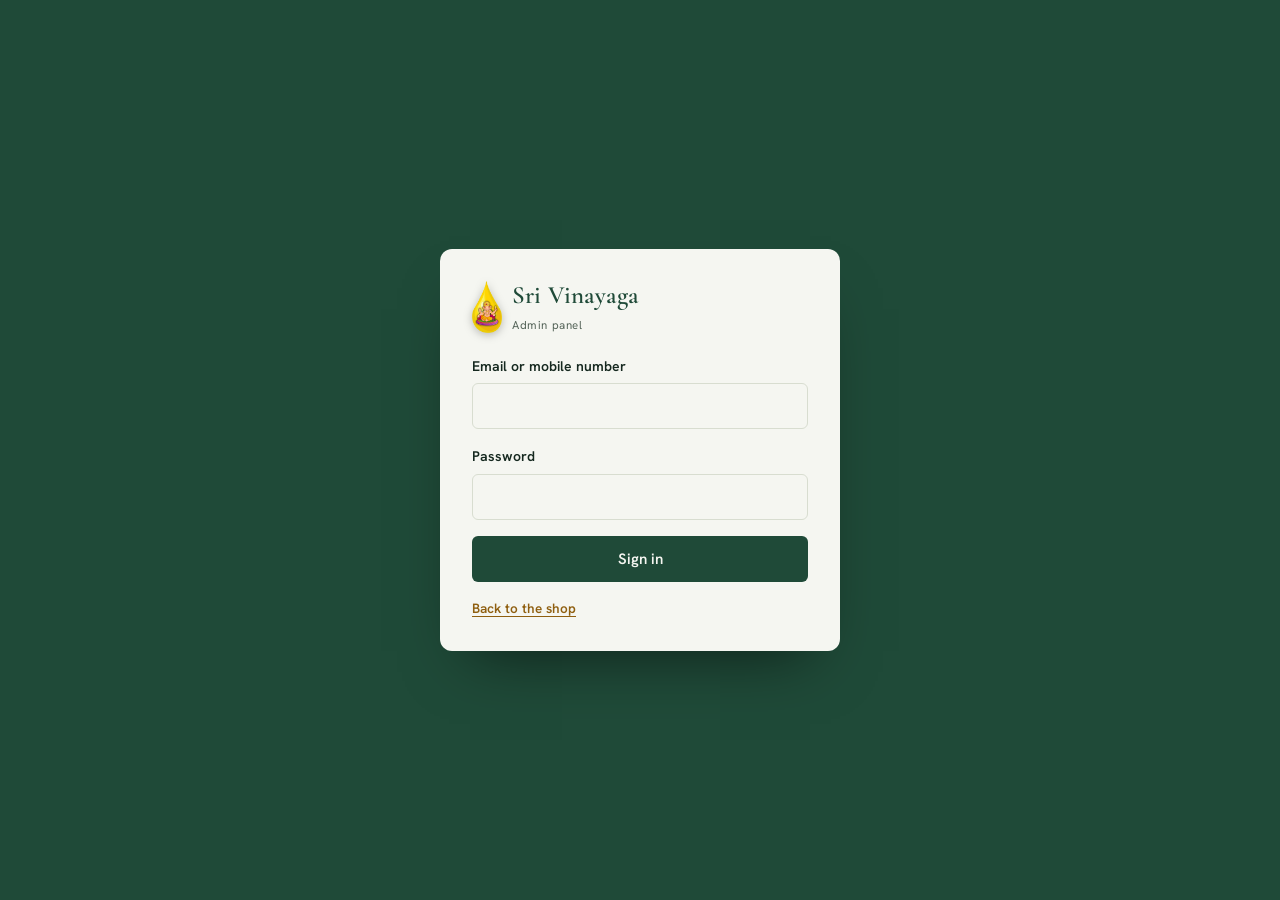
<file: admin/index.html>
<!doctype html>
<html lang="en">
<head>
<meta charset="utf-8">
<meta name="viewport" content="width=device-width,initial-scale=1">
<meta name="robots" content="noindex,nofollow">
<title>Admin | Sri Vinayaga Oil &amp; Flour Mills</title>
<link rel="icon" type="image/png" href="../assets/favicon-64.png" sizes="64x64"><link rel="apple-touch-icon" href="../assets/favicon-192.png">
<link rel="stylesheet" href="../css/style.css?v=20261013e">
<link rel="stylesheet" href="admin.css?v=20261013e">
</head>
<body class="adm">
<section id="login" class="a-login">
  <form class="a-loginbox f" id="loginForm" novalidate>
    <div class="logo" style="margin-bottom:6px"><img class="mark" src="../assets/logo-drop.webp" alt="Sri Vinayaga logo" width="26" height="42"><b>Sri Vinayaga</b><span>Admin panel</span></div>
    <label class="fl">Email or mobile number<input type="text" name="id" autocomplete="username" required></label>
    <label class="fl">Password<input type="password" name="password" autocomplete="current-password" required></label>
    <div class="msg err" id="loginMsg" role="alert"></div>
    <button class="btn" type="submit">Sign in</button>
    <p class="hint"><a class="link" href="../">Back to the shop</a></p>
  </form>
</section>

<div id="app" class="a-app" hidden>
  <aside class="a-side" id="side">
    <a class="logo" href="../" title="Open the shop"><img class="mark" src="../assets/logo-drop.webp" alt="Sri Vinayaga logo" width="26" height="42"><b>Sri Vinayaga</b><span>Admin panel</span></a>
    <nav id="nav" aria-label="Admin sections"></nav>
    <div class="a-me"><div id="me"></div><button class="btn line sm" id="logout">Sign out</button></div>
  </aside>
  <div class="a-main">
    <header class="a-top"><button class="icon-btn" id="menuBtn" aria-label="Menu">Menu</button><h1 id="title"></h1><button class="btn line sm" id="refresh">Refresh</button></header>
    <main id="main" tabindex="-1"></main>
  </div>
</div>

<div class="a-modal" id="modal" hidden><div class="a-sheet" role="dialog" aria-modal="true" id="sheet"></div></div>
<div class="toast" id="toast" role="status" aria-live="polite"></div>
<script src="../js/vendor/supabase.min.js"></script>
<script src="../js/config.js?v=20261013e"></script>
<script src="admin.js?v=20261013e"></script>
</body>
</html>
</file>
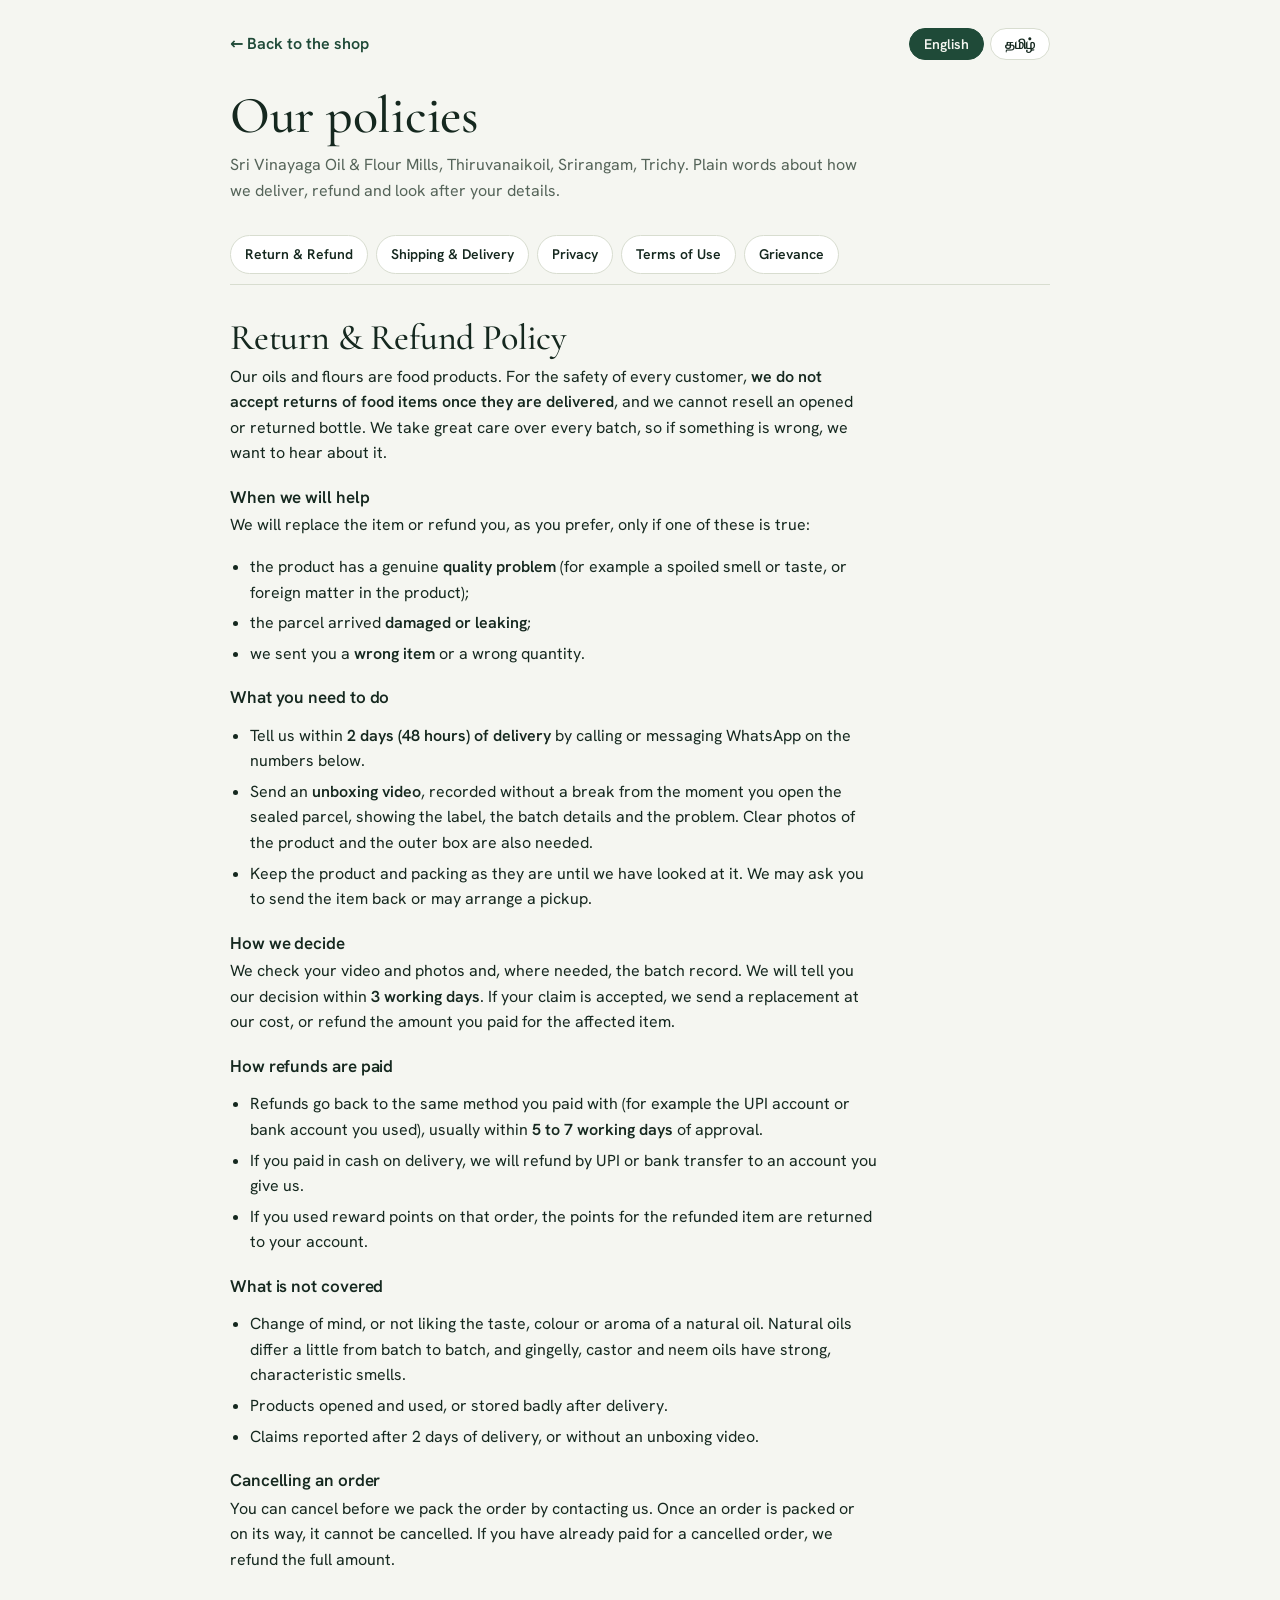
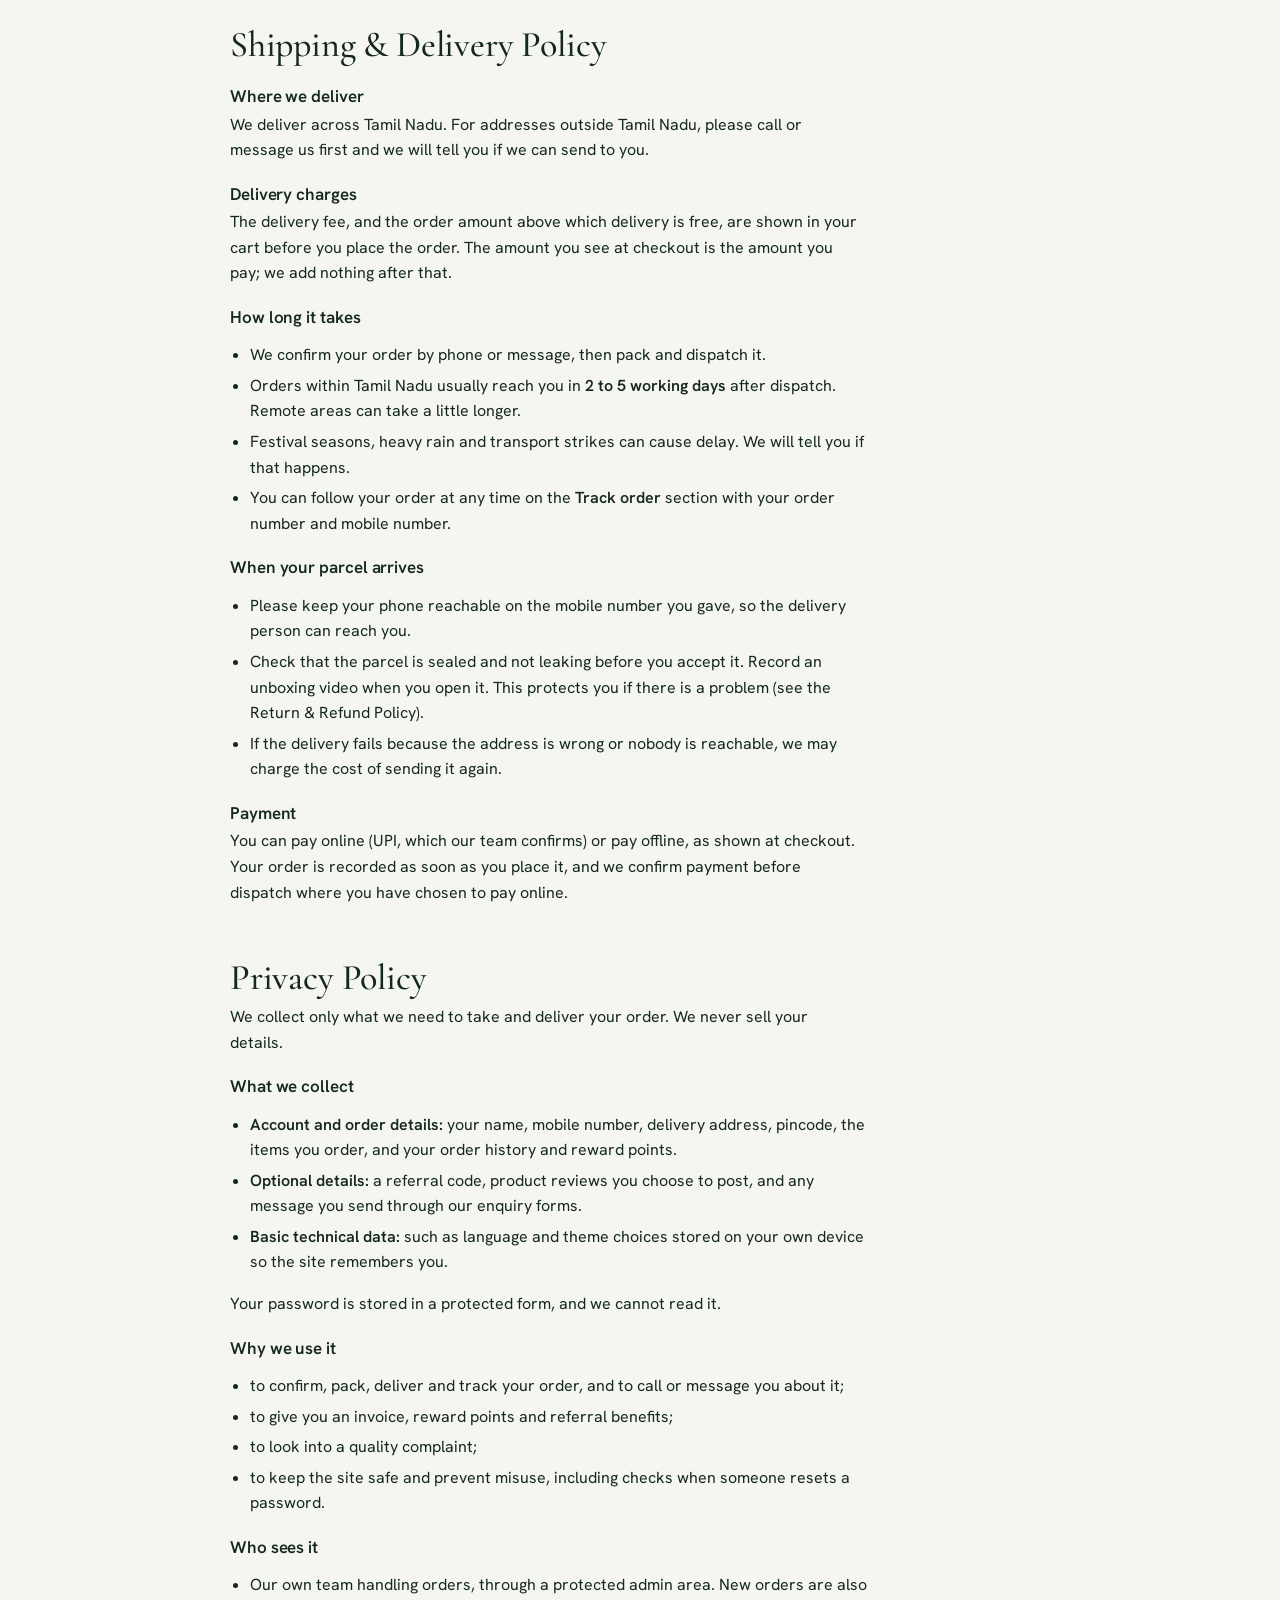
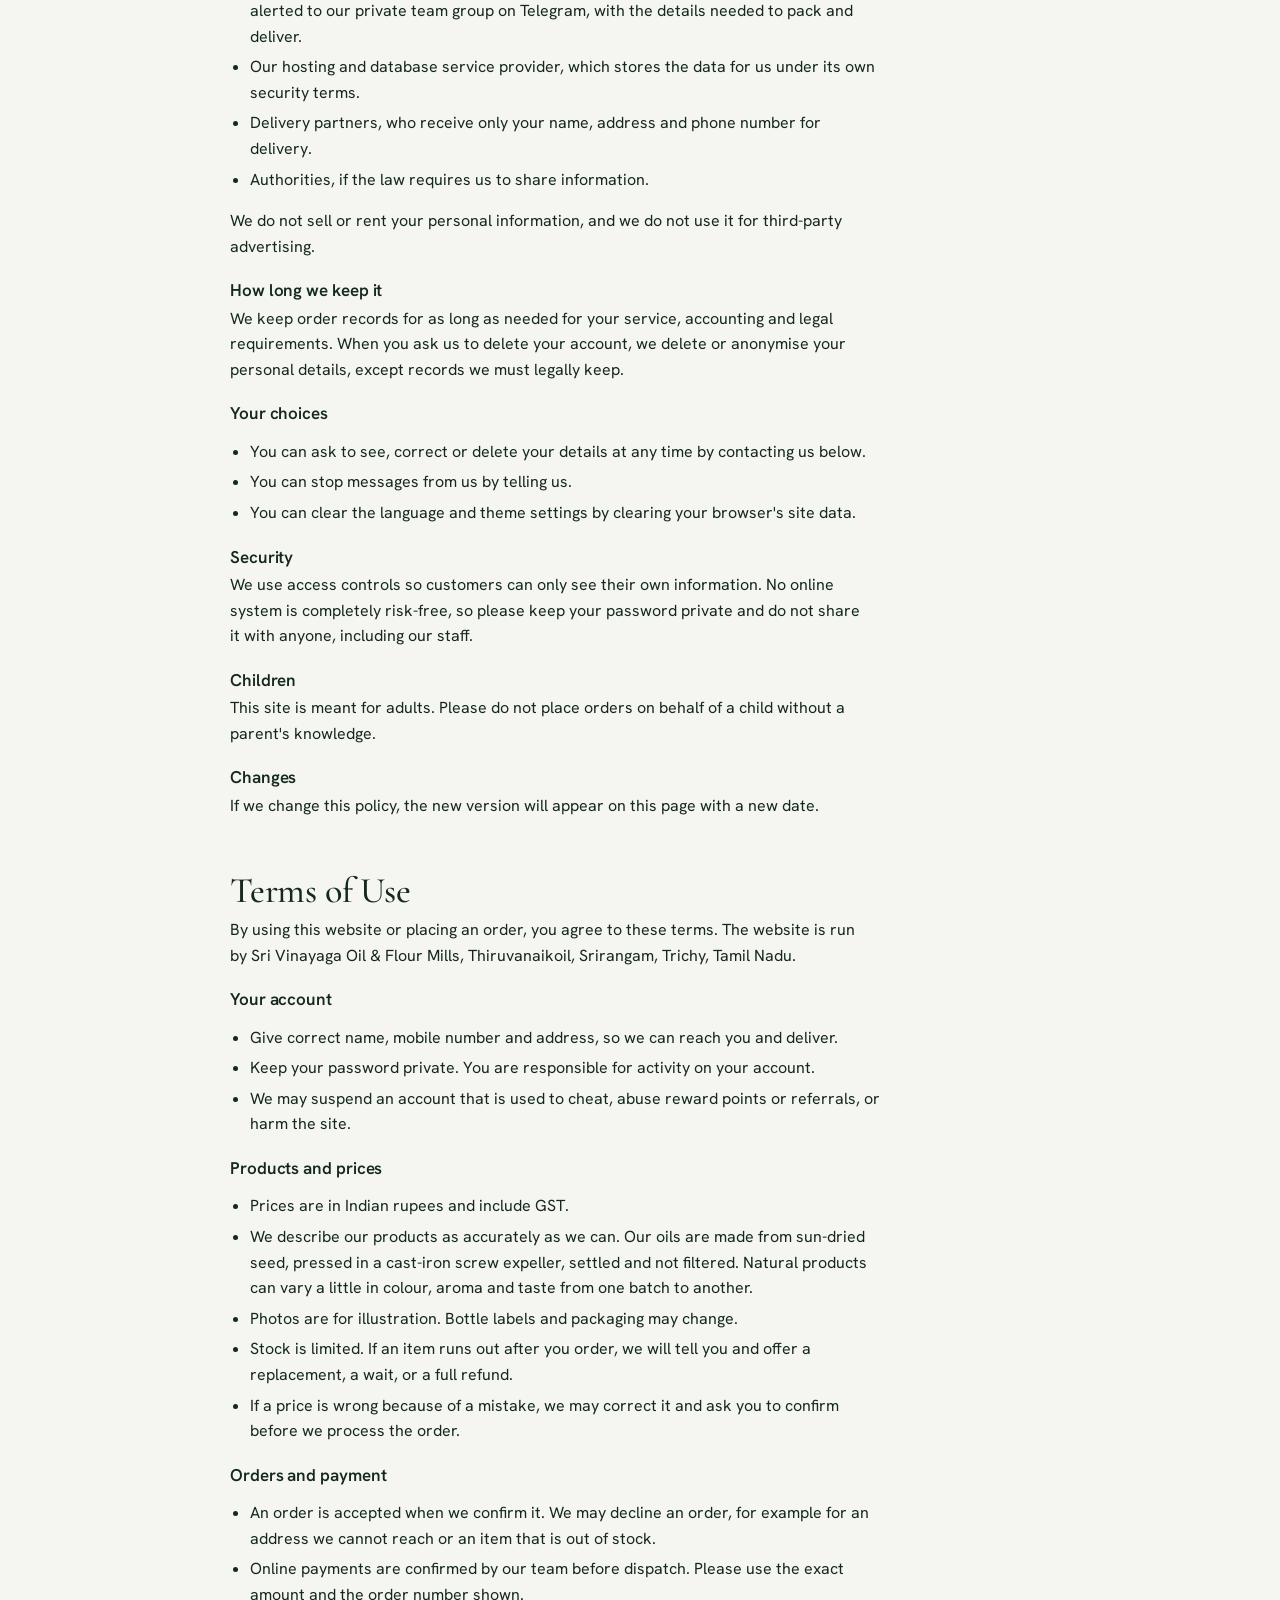
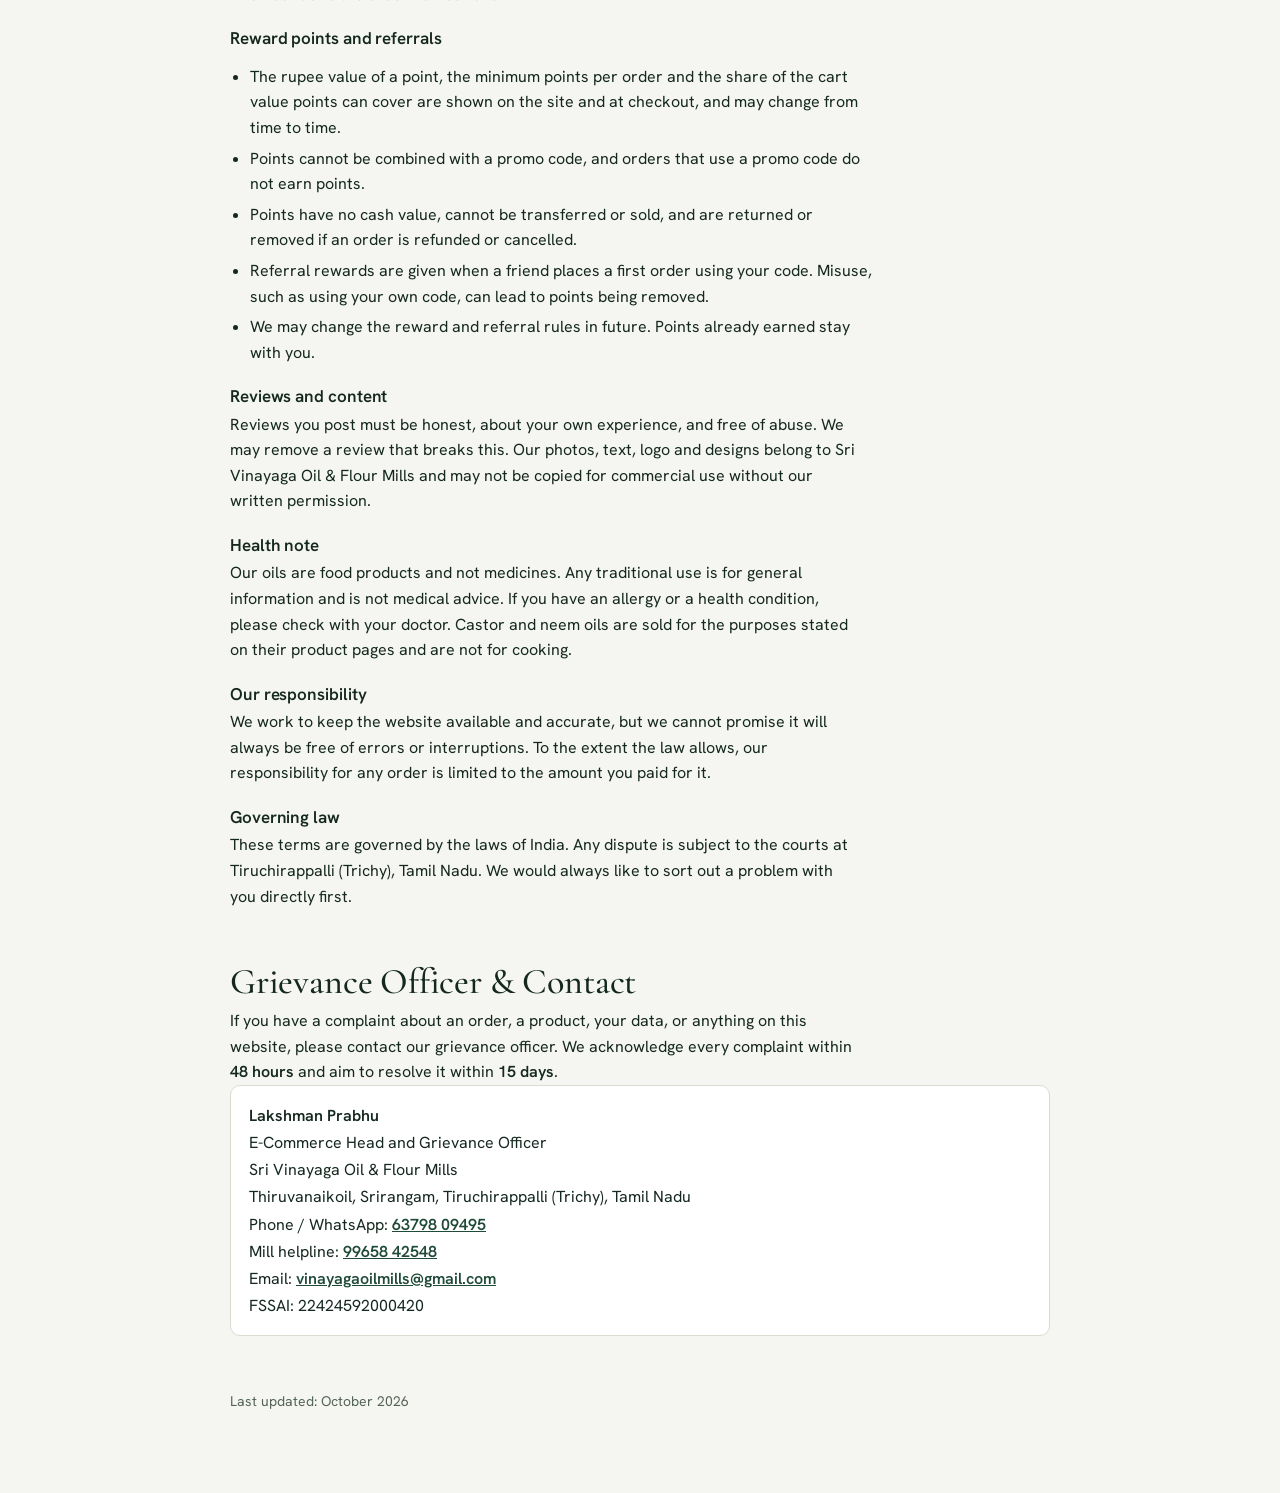
<file: policies.html>
<!doctype html>
<html lang="en">
<head>
<meta charset="utf-8"><meta name="viewport" content="width=device-width,initial-scale=1">
<title>Policies · Sri Vinayaga Oil &amp; Flour Mills</title>
<!--seo:start--><link rel="canonical" href="https://srivinayagaoilmills.github.io/policies.html"><!--seo:end-->
<meta name="description" content="Return and refund, shipping and delivery, privacy, terms of use and grievance contact for Sri Vinayaga Oil & Flour Mills, Thiruvanaikoil, Srirangam, Trichy.">
<link rel="icon" type="image/png" href="assets/favicon-64.png">
<link rel="stylesheet" href="css/style.css?v=20261013e">
<style>
.pol{max-width:860px;margin:0 auto;padding:28px 20px 80px}
.pol-top{display:flex;align-items:center;justify-content:space-between;gap:12px;margin-bottom:28px;flex-wrap:wrap}
.pol-top a.back{font-weight:600;color:var(--brand);text-decoration:none}
.pol-top .lang{display:flex;gap:6px}
.pol-top .lang button{border:1px solid var(--line);background:var(--surface);color:var(--ink);padding:6px 14px;border-radius:99px;font:600 14px var(--f-body);cursor:pointer;transition:background .25s var(--ease),border-color .25s var(--ease)}
.pol-top .lang button[aria-pressed="true"]{background:var(--brand);color:var(--on-brand);border-color:var(--brand)}
.pol h1{font-size:clamp(34px,6vw,52px);margin-bottom:8px}
.pol .lead{color:var(--muted);margin:0 0 22px}
.pol-nav{display:flex;flex-wrap:wrap;gap:8px;margin:0 0 34px;position:sticky;top:0;z-index:5;background:var(--bg);padding:10px 0;border-bottom:1px solid var(--line)}
.pol-nav a{padding:7px 14px;border:1px solid var(--line);border-radius:99px;text-decoration:none;color:var(--ink);font-size:14px;font-weight:600;background:var(--surface);transition:background .25s var(--ease),color .25s var(--ease)}
.pol-nav a:hover{background:var(--brand);color:var(--on-brand)}
.pol section{margin:0 0 54px;scroll-margin-top:84px}
.pol h2{font-size:clamp(26px,4vw,36px);margin-bottom:6px}
.pol h3{font-family:var(--f-body);font-size:17px;font-weight:700;margin:22px 0 6px}
html[lang="ta"] .pol h3{font-family:var(--f-ta);font-size:16px}
.pol p,.pol li{max-width:70ch}
.pol ul{padding-left:20px}
.pol li{margin:5px 0}
.pol .note{background:var(--gold-soft);border-left:4px solid var(--gold-bright);padding:12px 16px;border-radius:6px;margin:16px 0}
.pol .upd{color:var(--muted);font-size:14px}
.pol address{font-style:normal;background:var(--surface);border:1px solid var(--line);border-radius:10px;padding:16px 18px;line-height:1.7}
.pol address a{color:var(--brand);font-weight:600}
</style>
</head>
<body>
<main class="pol">
  <div class="pol-top">
    <a class="back" href="./"><span class="en">← Back to the shop</span><span class="ta">← கடைக்குத் திரும்பு</span></a>
    <div class="lang" role="group" aria-label="Language">
      <button type="button" data-l="en">English</button>
      <button type="button" data-l="ta">தமிழ்</button>
    </div>
  </div>

  <h1><span class="en">Our policies</span><span class="ta">எங்கள் கொள்கைகள்</span></h1>
  <p class="lead"><span class="en">Sri Vinayaga Oil &amp; Flour Mills, Thiruvanaikoil, Srirangam, Trichy. Plain words about how we deliver, refund and look after your details.</span><span class="ta">ஸ்ரீ விநாயகா ஆயில் &amp; ஃப்ளவர் மில்ஸ், திருவானைக்கோவில், ஸ்ரீரங்கம், திருச்சி. டெலிவரி, பணத்திருப்பம், உங்கள் விவரங்கள் பாதுகாப்பு பற்றிய எளிய விளக்கம்.</span></p>

  <nav class="pol-nav" aria-label="Policies">
    <a href="#returns"><span class="en">Return &amp; Refund</span><span class="ta">திரும்பப்பெறல் &amp; பணத்திருப்பம்</span></a>
    <a href="#shipping"><span class="en">Shipping &amp; Delivery</span><span class="ta">ஷிப்பிங் &amp; டெலிவரி</span></a>
    <a href="#privacy"><span class="en">Privacy</span><span class="ta">தனியுரிமை</span></a>
    <a href="#terms"><span class="en">Terms of Use</span><span class="ta">பயன்பாட்டு விதிமுறைகள்</span></a>
    <a href="#grievance"><span class="en">Grievance</span><span class="ta">புகார் அதிகாரி</span></a>
  </nav>

  <!-- ========== RETURN & REFUND ========== -->
  <section id="returns">
    <h2><span class="en">Return &amp; Refund Policy</span><span class="ta">திரும்பப்பெறல் &amp; பணத்திருப்பம் கொள்கை</span></h2>
    <div class="en">
      <p>Our oils and flours are food products. For the safety of every customer, <b>we do not accept returns of food items once they are delivered</b>, and we cannot resell an opened or returned bottle. We take great care over every batch, so if something is wrong, we want to hear about it.</p>
      <h3>When we will help</h3>
      <p>We will replace the item or refund you, as you prefer, only if one of these is true:</p>
      <ul>
        <li>the product has a genuine <b>quality problem</b> (for example a spoiled smell or taste, or foreign matter in the product);</li>
        <li>the parcel arrived <b>damaged or leaking</b>;</li>
        <li>we sent you a <b>wrong item</b> or a wrong quantity.</li>
      </ul>
      <h3>What you need to do</h3>
      <ul>
        <li>Tell us within <b>2 days (48 hours) of delivery</b> by calling or messaging WhatsApp on the numbers below.</li>
        <li>Send an <b>unboxing video</b>, recorded without a break from the moment you open the sealed parcel, showing the label, the batch details and the problem. Clear photos of the product and the outer box are also needed.</li>
        <li>Keep the product and packing as they are until we have looked at it. We may ask you to send the item back or may arrange a pickup.</li>
      </ul>
      <h3>How we decide</h3>
      <p>We check your video and photos and, where needed, the batch record. We will tell you our decision within <b>3 working days</b>. If your claim is accepted, we send a replacement at our cost, or refund the amount you paid for the affected item.</p>
      <h3>How refunds are paid</h3>
      <ul>
        <li>Refunds go back to the same method you paid with (for example the UPI account or bank account you used), usually within <b>5 to 7 working days</b> of approval.</li>
        <li>If you paid in cash on delivery, we will refund by UPI or bank transfer to an account you give us.</li>
        <li>If you used reward points on that order, the points for the refunded item are returned to your account.</li>
      </ul>
      <h3>What is not covered</h3>
      <ul>
        <li>Change of mind, or not liking the taste, colour or aroma of a natural oil. Natural oils differ a little from batch to batch, and gingelly, castor and neem oils have strong, characteristic smells.</li>
        <li>Products opened and used, or stored badly after delivery.</li>
        <li>Claims reported after 2 days of delivery, or without an unboxing video.</li>
      </ul>
      <h3>Cancelling an order</h3>
      <p>You can cancel before we pack the order by contacting us. Once an order is packed or on its way, it cannot be cancelled. If you have already paid for a cancelled order, we refund the full amount.</p>
    </div>
    <div class="ta">
      <p>எங்கள் எண்ணெய்களும் மாவு வகைகளும் உணவுப் பொருட்கள். எல்லா வாடிக்கையாளர்களின் பாதுகாப்புக்காக, <b>டெலிவரி ஆன பிறகு உணவுப் பொருட்களைத் திரும்பப் பெற மாட்டோம்</b>; திறந்த அல்லது திரும்பிய பாட்டிலை மீண்டும் விற்கவும் முடியாது. ஒவ்வொரு தயாரிப்பிலும் மிகுந்த கவனம் செலுத்துகிறோம். ஏதேனும் குறை இருந்தால் எங்களுக்குத் தெரிவியுங்கள்.</p>
      <h3>நாங்கள் உதவும் சந்தர்ப்பங்கள்</h3>
      <p>கீழ்க்கண்டவற்றில் ஏதேனும் ஒன்று உண்மையாக இருந்தால் மட்டும், நீங்கள் விரும்பியபடி மாற்றுப் பொருள் அல்லது பணத்திருப்பம் தருவோம்:</p>
      <ul>
        <li>பொருளில் உண்மையான <b>தரக் குறைபாடு</b> இருந்தால் (எ.கா. கெட்டுப்போன வாசனை அல்லது சுவை, பொருளில் அயல் பொருள்);</li>
        <li>பார்சல் <b>சேதமடைந்து அல்லது கசிந்து</b> வந்தால்;</li>
        <li>நாங்கள் <b>தவறான பொருள்</b> அல்லது தவறான அளவு அனுப்பியிருந்தால்.</li>
      </ul>
      <h3>நீங்கள் செய்ய வேண்டியவை</h3>
      <ul>
        <li>டெலிவரி ஆன <b>2 நாட்களுக்குள் (48 மணி நேரம்)</b> கீழே உள்ள எண்களில் அழைத்து அல்லது வாட்ஸ்அப்பில் தெரிவியுங்கள்.</li>
        <li>சீல் செய்யப்பட்ட பார்சலைத் திறக்கும் தருணத்திலிருந்து இடைவெளியின்றி எடுத்த <b>பார்சல் திறக்கும் வீடியோ</b> அனுப்புங்கள்; அதில் லேபிள், பேட்ச் விவரம், குறை ஆகியவை தெளிவாகத் தெரிய வேண்டும். பொருள் மற்றும் வெளிப்பெட்டியின் தெளிவான புகைப்படங்களும் தேவை.</li>
        <li>நாங்கள் பார்க்கும் வரை பொருளையும் பேக்கிங்கையும் அப்படியே வைத்திருங்கள். பொருளைத் திருப்பி அனுப்பச் சொல்லலாம், அல்லது நாங்களே எடுத்துச் செல்ல ஏற்பாடு செய்யலாம்.</li>
      </ul>
      <h3>நாங்கள் எப்படி முடிவு செய்கிறோம்</h3>
      <p>உங்கள் வீடியோ, புகைப்படங்கள் மற்றும் தேவையெனில் பேட்ச் பதிவை சரிபார்ப்போம். <b>3 வேலை நாட்களுக்குள்</b> முடிவைத் தெரிவிப்போம். கோரிக்கை ஏற்கப்பட்டால், எங்கள் செலவில் மாற்றுப் பொருள் அனுப்புவோம், அல்லது பாதிக்கப்பட்ட பொருளுக்கு நீங்கள் செலுத்திய தொகையைத் திருப்பித் தருவோம்.</p>
      <h3>பணம் எப்படித் திருப்பப்படும்</h3>
      <ul>
        <li>நீங்கள் பணம் செலுத்திய அதே முறையிலேயே (எ.கா. UPI அல்லது வங்கிக் கணக்கு) ஒப்புதலுக்குப் பிறகு பொதுவாக <b>5 முதல் 7 வேலை நாட்களுக்குள்</b> திருப்பப்படும்.</li>
        <li>டெலிவரியில் ரொக்கமாகச் செலுத்தியிருந்தால், நீங்கள் தரும் UPI அல்லது வங்கிக் கணக்கிற்கு அனுப்புவோம்.</li>
        <li>அந்த ஆர்டரில் பரிசுப் புள்ளிகளைப் பயன்படுத்தியிருந்தால், திருப்பப்படும் பொருளுக்கான புள்ளிகள் உங்கள் கணக்கில் திரும்பச் சேரும்.</li>
      </ul>
      <h3>இவை உள்ளடங்காது</h3>
      <ul>
        <li>மனம் மாறியது, அல்லது இயற்கை எண்ணெயின் சுவை, நிறம், மணம் பிடிக்காதது. இயற்கை எண்ணெய் ஒவ்வொரு பேட்சிலும் சிறிது மாறுபடும்; நல்லெண்ணெய், விளக்கெண்ணெய், வேப்பெண்ணெய் ஆகியவற்றுக்கு வலுவான தனி மணம் உண்டு.</li>
        <li>திறந்து பயன்படுத்தப்பட்ட பொருட்கள், அல்லது டெலிவரிக்குப் பிறகு சரியாகச் சேமிக்கப்படாதவை.</li>
        <li>டெலிவரி ஆன 2 நாட்களுக்குப் பிறகு, அல்லது வீடியோ இல்லாமல் தெரிவிக்கப்படும் கோரிக்கைகள்.</li>
      </ul>
      <h3>ஆர்டரை ரத்து செய்தல்</h3>
      <p>நாங்கள் பேக் செய்வதற்கு முன் எங்களைத் தொடர்புகொண்டு ரத்து செய்யலாம். பேக் செய்யப்பட்ட அல்லது அனுப்பப்பட்ட ஆர்டரை ரத்து செய்ய இயலாது. ரத்து செய்யப்பட்ட ஆர்டருக்கு ஏற்கனவே பணம் செலுத்தியிருந்தால், முழுத் தொகையும் திருப்பித் தரப்படும்.</p>
    </div>
  </section>

  <!-- ========== SHIPPING ========== -->
  <section id="shipping">
    <h2><span class="en">Shipping &amp; Delivery Policy</span><span class="ta">ஷிப்பிங் &amp; டெலிவரி கொள்கை</span></h2>
    <div class="en">
      <h3>Where we deliver</h3>
      <p>We deliver across Tamil Nadu. For addresses outside Tamil Nadu, please call or message us first and we will tell you if we can send to you.</p>
      <h3>Delivery charges</h3>
      <p>The delivery fee, and the order amount above which delivery is free, are shown in your cart before you place the order. The amount you see at checkout is the amount you pay; we add nothing after that.</p>
      <h3>How long it takes</h3>
      <ul>
        <li>We confirm your order by phone or message, then pack and dispatch it.</li>
        <li>Orders within Tamil Nadu usually reach you in <b>2 to 5 working days</b> after dispatch. Remote areas can take a little longer.</li>
        <li>Festival seasons, heavy rain and transport strikes can cause delay. We will tell you if that happens.</li>
        <li>You can follow your order at any time on the <b>Track order</b> section with your order number and mobile number.</li>
      </ul>
      <h3>When your parcel arrives</h3>
      <ul>
        <li>Please keep your phone reachable on the mobile number you gave, so the delivery person can reach you.</li>
        <li>Check that the parcel is sealed and not leaking before you accept it. Record an unboxing video when you open it. This protects you if there is a problem (see the Return &amp; Refund Policy).</li>
        <li>If the delivery fails because the address is wrong or nobody is reachable, we may charge the cost of sending it again.</li>
      </ul>
      <h3>Payment</h3>
      <p>You can pay online (UPI, which our team confirms) or pay offline, as shown at checkout. Your order is recorded as soon as you place it, and we confirm payment before dispatch where you have chosen to pay online.</p>
    </div>
    <div class="ta">
      <h3>எங்கு டெலிவரி செய்கிறோம்</h3>
      <p>தமிழ்நாடு முழுவதும் டெலிவரி செய்கிறோம். தமிழ்நாட்டிற்கு வெளியே உள்ள முகவரிகளுக்கு, முதலில் எங்களை அழைத்து அல்லது செய்தி அனுப்பிக் கேளுங்கள்; அனுப்ப முடியுமா என்று தெரிவிப்போம்.</p>
      <h3>டெலிவரி கட்டணம்</h3>
      <p>டெலிவரி கட்டணமும், எந்தத் தொகைக்கு மேல் டெலிவரி இலவசம் என்பதும் ஆர்டர் செய்வதற்கு முன் உங்கள் கார்ட்டில் காட்டப்படும். செக்அவுட்டில் நீங்கள் காணும் தொகையே செலுத்த வேண்டியது; அதற்குப் பிறகு எதுவும் சேர்க்க மாட்டோம்.</p>
      <h3>எவ்வளவு நாட்கள் ஆகும்</h3>
      <ul>
        <li>உங்கள் ஆர்டரை தொலைபேசி அல்லது செய்தி மூலம் உறுதிசெய்து, பிறகு பேக் செய்து அனுப்புவோம்.</li>
        <li>தமிழ்நாட்டிற்குள் பொதுவாக அனுப்பிய <b>2 முதல் 5 வேலை நாட்களில்</b> வந்து சேரும். தொலைதூரப் பகுதிகளுக்கு சற்று கூடுதல் நேரம் ஆகலாம்.</li>
        <li>பண்டிகைக் காலம், கனமழை, போக்குவரத்து வேலைநிறுத்தம் ஆகியவற்றால் தாமதம் ஏற்படலாம்; அப்படி நடந்தால் தெரிவிப்போம்.</li>
        <li>ஆர்டர் எண் மற்றும் மொபைல் எண்ணுடன் <b>ஆர்டர் கண்காணிப்பு</b> பகுதியில் எப்போது வேண்டுமானாலும் நிலையைப் பார்க்கலாம்.</li>
      </ul>
      <h3>பார்சல் வந்ததும்</h3>
      <ul>
        <li>நீங்கள் கொடுத்த மொபைல் எண் எப்போதும் தொடர்புக்கு கிடைக்கும்படி வைத்திருங்கள்.</li>
        <li>பார்சல் சீல் செய்யப்பட்டுள்ளதா, கசிவு இல்லையா என்பதைப் பார்த்துப் பெற்றுக்கொள்ளுங்கள். திறக்கும்போது வீடியோ எடுங்கள்; பிரச்சினை இருந்தால் இது உங்களைப் பாதுகாக்கும் (திரும்பப்பெறல் கொள்கை பார்க்க).</li>
        <li>முகவரி தவறாக இருப்பதால் அல்லது யாரையும் தொடர்புகொள்ள முடியாததால் டெலிவரி தோல்வியடைந்தால், மீண்டும் அனுப்பும் செலவை வசூலிக்கலாம்.</li>
      </ul>
      <h3>பணம் செலுத்துதல்</h3>
      <p>செக்அவுட்டில் காட்டப்படுவது போல், ஆன்லைனில் (UPI, எங்கள் குழு உறுதிசெய்யும்) அல்லது நேரடியாகச் செலுத்தலாம். ஆர்டர் செய்தவுடனே பதிவாகும்; ஆன்லைனில் செலுத்த தேர்ந்தெடுத்திருந்தால் அனுப்புவதற்கு முன் பணம் வந்ததை உறுதிசெய்வோம்.</p>
    </div>
  </section>

  <!-- ========== PRIVACY ========== -->
  <section id="privacy">
    <h2><span class="en">Privacy Policy</span><span class="ta">தனியுரிமைக் கொள்கை</span></h2>
    <div class="en">
      <p>We collect only what we need to take and deliver your order. We never sell your details.</p>
      <h3>What we collect</h3>
      <ul>
        <li><b>Account and order details:</b> your name, mobile number, delivery address, pincode, the items you order, and your order history and reward points.</li>
        <li><b>Optional details:</b> a referral code, product reviews you choose to post, and any message you send through our enquiry forms.</li>
        <li><b>Basic technical data:</b> such as language and theme choices stored on your own device so the site remembers you.</li>
      </ul>
      <p>Your password is stored in a protected form, and we cannot read it.</p>
      <h3>Why we use it</h3>
      <ul>
        <li>to confirm, pack, deliver and track your order, and to call or message you about it;</li>
        <li>to give you an invoice, reward points and referral benefits;</li>
        <li>to look into a quality complaint;</li>
        <li>to keep the site safe and prevent misuse, including checks when someone resets a password.</li>
      </ul>
      <h3>Who sees it</h3>
      <ul>
        <li>Our own team handling orders, through a protected admin area. New orders are also alerted to our private team group on Telegram, with the details needed to pack and deliver.</li>
        <li>Our hosting and database service provider, which stores the data for us under its own security terms.</li>
        <li>Delivery partners, who receive only your name, address and phone number for delivery.</li>
        <li>Authorities, if the law requires us to share information.</li>
      </ul>
      <p>We do not sell or rent your personal information, and we do not use it for third-party advertising.</p>
      <h3>How long we keep it</h3>
      <p>We keep order records for as long as needed for your service, accounting and legal requirements. When you ask us to delete your account, we delete or anonymise your personal details, except records we must legally keep.</p>
      <h3>Your choices</h3>
      <ul>
        <li>You can ask to see, correct or delete your details at any time by contacting us below.</li>
        <li>You can stop messages from us by telling us.</li>
        <li>You can clear the language and theme settings by clearing your browser's site data.</li>
      </ul>
      <h3>Security</h3>
      <p>We use access controls so customers can only see their own information. No online system is completely risk-free, so please keep your password private and do not share it with anyone, including our staff.</p>
      <h3>Children</h3>
      <p>This site is meant for adults. Please do not place orders on behalf of a child without a parent's knowledge.</p>
      <h3>Changes</h3>
      <p>If we change this policy, the new version will appear on this page with a new date.</p>
    </div>
    <div class="ta">
      <p>உங்கள் ஆர்டரை எடுத்து டெலிவரி செய்ய தேவையானதை மட்டுமே சேகரிக்கிறோம். உங்கள் விவரங்களை ஒருபோதும் விற்க மாட்டோம்.</p>
      <h3>நாங்கள் சேகரிப்பவை</h3>
      <ul>
        <li><b>கணக்கு மற்றும் ஆர்டர் விவரங்கள்:</b> உங்கள் பெயர், மொபைல் எண், டெலிவரி முகவரி, அஞ்சல் குறியீடு, ஆர்டர் செய்த பொருட்கள், ஆர்டர் வரலாறு மற்றும் பரிசுப் புள்ளிகள்.</li>
        <li><b>விருப்பத் தகவல்கள்:</b> பரிந்துரை குறியீடு, நீங்களே பதிவிடும் மதிப்புரைகள், விசாரணைப் படிவங்கள் மூலம் அனுப்பும் செய்தி.</li>
        <li><b>அடிப்படைத் தொழில்நுட்பத் தரவு:</b> தளம் உங்களை நினைவில் கொள்ள, உங்கள் சாதனத்திலேயே சேமிக்கப்படும் மொழி, தீம் தேர்வுகள் போன்றவை.</li>
      </ul>
      <p>உங்கள் கடவுச்சொல் பாதுகாக்கப்பட்ட வடிவில் சேமிக்கப்படுகிறது; எங்களால் அதைப் படிக்க முடியாது.</p>
      <h3>ஏன் பயன்படுத்துகிறோம்</h3>
      <ul>
        <li>உங்கள் ஆர்டரை உறுதிசெய்ய, பேக் செய்ய, டெலிவரி செய்ய, கண்காணிக்க, அதுபற்றி அழைக்க அல்லது செய்தி அனுப்ப;</li>
        <li>இன்வாய்ஸ், பரிசுப் புள்ளிகள், பரிந்துரைப் பலன்களை வழங்க;</li>
        <li>தரப் புகார்களை ஆராய;</li>
        <li>தளத்தைப் பாதுகாப்பாக வைக்கவும் தவறான பயன்பாட்டைத் தடுக்கவும், கடவுச்சொல் மீட்பின்போதான சரிபார்ப்புகள் உட்பட.</li>
      </ul>
      <h3>யார் பார்க்கிறார்கள்</h3>
      <ul>
        <li>ஆர்டர்களைக் கையாளும் எங்கள் குழு, பாதுகாக்கப்பட்ட நிர்வாகப் பகுதி வழியாக. புதிய ஆர்டர்கள், பேக் செய்யவும் டெலிவரி செய்யவும் தேவையான விவரங்களுடன் எங்கள் தனிப்பட்ட டெலிகிராம் குழுவிற்கும் தெரிவிக்கப்படும்.</li>
        <li>தரவை எங்களுக்காகச் சேமிக்கும் ஹோஸ்டிங் மற்றும் தரவுத்தள சேவை நிறுவனம், தனது பாதுகாப்பு விதிகளின்படி.</li>
        <li>டெலிவரி கூட்டாளிகள்; டெலிவரிக்குத் தேவையான பெயர், முகவரி, தொலைபேசி எண் மட்டுமே பெறுவார்கள்.</li>
        <li>சட்டப்படி தகவல் தர வேண்டியிருந்தால் அதிகாரிகள்.</li>
      </ul>
      <p>உங்கள் தனிப்பட்ட தகவல்களை விற்கவோ வாடகைக்கு விடவோ மாட்டோம்; மூன்றாம் தரப்பு விளம்பரங்களுக்கும் பயன்படுத்த மாட்டோம்.</p>
      <h3>எவ்வளவு காலம் வைத்திருப்போம்</h3>
      <p>உங்கள் சேவை, கணக்கு மற்றும் சட்டத் தேவைகளுக்கு எவ்வளவு காலம் தேவையோ அவ்வளவு காலம் ஆர்டர் பதிவுகளை வைத்திருப்போம். கணக்கை நீக்கக் கேட்டால், சட்டப்படி வைத்திருக்க வேண்டிய பதிவுகள் தவிர உங்கள் தனிப்பட்ட விவரங்களை நீக்குவோம் அல்லது அடையாளம் தெரியாதவாறு மாற்றுவோம்.</p>
      <h3>உங்கள் தேர்வுகள்</h3>
      <ul>
        <li>உங்கள் விவரங்களைப் பார்க்க, திருத்த, நீக்க எப்போது வேண்டுமானாலும் கீழே உள்ள முகவரியில் எங்களைத் தொடர்புகொள்ளலாம்.</li>
        <li>எங்களிடமிருந்து செய்திகள் வேண்டாம் என்றால் தெரிவியுங்கள்.</li>
        <li>உலாவியின் தளத் தரவை அழிப்பதன் மூலம் மொழி, தீம் அமைப்புகளை அழிக்கலாம்.</li>
      </ul>
      <h3>பாதுகாப்பு</h3>
      <p>வாடிக்கையாளர் தங்கள் தகவலை மட்டுமே பார்க்கும்படி அணுகல் கட்டுப்பாடுகளைப் பயன்படுத்துகிறோம். எந்த ஆன்லைன் அமைப்பும் முழுமையாக ஆபத்தற்றது அல்ல; எனவே உங்கள் கடவுச்சொல்லை ரகசியமாக வைத்திருங்கள், எங்கள் பணியாளர்கள் உட்பட யாருடனும் பகிராதீர்கள்.</p>
      <h3>குழந்தைகள்</h3>
      <p>இந்தத் தளம் பெரியவர்களுக்கானது. பெற்றோருக்குத் தெரியாமல் குழந்தைகள் சார்பாக ஆர்டர் செய்ய வேண்டாம்.</p>
      <h3>மாற்றங்கள்</h3>
      <p>இந்தக் கொள்கையை மாற்றினால், புதிய தேதியுடன் புதிய பதிப்பு இந்தப் பக்கத்தில் இருக்கும்.</p>
    </div>
  </section>

  <!-- ========== TERMS ========== -->
  <section id="terms">
    <h2><span class="en">Terms of Use</span><span class="ta">பயன்பாட்டு விதிமுறைகள்</span></h2>
    <div class="en">
      <p>By using this website or placing an order, you agree to these terms. The website is run by Sri Vinayaga Oil &amp; Flour Mills, Thiruvanaikoil, Srirangam, Trichy, Tamil Nadu.</p>
      <h3>Your account</h3>
      <ul>
        <li>Give correct name, mobile number and address, so we can reach you and deliver.</li>
        <li>Keep your password private. You are responsible for activity on your account.</li>
        <li>We may suspend an account that is used to cheat, abuse reward points or referrals, or harm the site.</li>
      </ul>
      <h3>Products and prices</h3>
      <ul>
        <li>Prices are in Indian rupees and include GST.</li>
        <li>We describe our products as accurately as we can. Our oils are made from sun-dried seed, pressed in a cast-iron screw expeller, settled and not filtered. Natural products can vary a little in colour, aroma and taste from one batch to another.</li>
        <li>Photos are for illustration. Bottle labels and packaging may change.</li>
        <li>Stock is limited. If an item runs out after you order, we will tell you and offer a replacement, a wait, or a full refund.</li>
        <li>If a price is wrong because of a mistake, we may correct it and ask you to confirm before we process the order.</li>
      </ul>
      <h3>Orders and payment</h3>
      <ul>
        <li>An order is accepted when we confirm it. We may decline an order, for example for an address we cannot reach or an item that is out of stock.</li>
        <li>Online payments are confirmed by our team before dispatch. Please use the exact amount and the order number shown.</li>
      </ul>
      <h3>Reward points and referrals</h3>
      <ul>
        <li>The rupee value of a point, the minimum points per order and the share of the cart value points can cover are shown on the site and at checkout, and may change from time to time.</li>
        <li>Points cannot be combined with a promo code, and orders that use a promo code do not earn points.</li>
        <li>Points have no cash value, cannot be transferred or sold, and are returned or removed if an order is refunded or cancelled.</li>
        <li>Referral rewards are given when a friend places a first order using your code. Misuse, such as using your own code, can lead to points being removed.</li>
        <li>We may change the reward and referral rules in future. Points already earned stay with you.</li>
      </ul>
      <h3>Reviews and content</h3>
      <p>Reviews you post must be honest, about your own experience, and free of abuse. We may remove a review that breaks this. Our photos, text, logo and designs belong to Sri Vinayaga Oil &amp; Flour Mills and may not be copied for commercial use without our written permission.</p>
      <h3>Health note</h3>
      <p>Our oils are food products and not medicines. Any traditional use is for general information and is not medical advice. If you have an allergy or a health condition, please check with your doctor. Castor and neem oils are sold for the purposes stated on their product pages and are not for cooking.</p>
      <h3>Our responsibility</h3>
      <p>We work to keep the website available and accurate, but we cannot promise it will always be free of errors or interruptions. To the extent the law allows, our responsibility for any order is limited to the amount you paid for it.</p>
      <h3>Governing law</h3>
      <p>These terms are governed by the laws of India. Any dispute is subject to the courts at Tiruchirappalli (Trichy), Tamil Nadu. We would always like to sort out a problem with you directly first.</p>
    </div>
    <div class="ta">
      <p>இந்த இணையதளத்தைப் பயன்படுத்துவதன் மூலம் அல்லது ஆர்டர் செய்வதன் மூலம் இந்த விதிமுறைகளை ஏற்கிறீர்கள். இந்த இணையதளத்தை ஸ்ரீ விநாயகா ஆயில் &amp; ஃப்ளவர் மில்ஸ், திருவானைக்கோவில், ஸ்ரீரங்கம், திருச்சி, தமிழ்நாடு நடத்துகிறது.</p>
      <h3>உங்கள் கணக்கு</h3>
      <ul>
        <li>உங்களைத் தொடர்புகொள்ளவும் டெலிவரி செய்யவும், சரியான பெயர், மொபைல் எண், முகவரியைக் கொடுங்கள்.</li>
        <li>உங்கள் கடவுச்சொல்லை ரகசியமாக வைத்திருங்கள். உங்கள் கணக்கில் நடப்பவற்றுக்கு நீங்களே பொறுப்பு.</li>
        <li>ஏமாற்ற, பரிசுப் புள்ளிகள் அல்லது பரிந்துரைகளைத் தவறாகப் பயன்படுத்த, தளத்தைப் பாதிக்கப் பயன்படுத்தப்படும் கணக்கை நிறுத்தி வைக்கலாம்.</li>
      </ul>
      <h3>பொருட்களும் விலைகளும்</h3>
      <ul>
        <li>விலைகள் இந்திய ரூபாயில், GST உட்பட.</li>
        <li>எங்கள் பொருட்களை முடிந்தவரை துல்லியமாக விவரிக்கிறோம். எங்கள் எண்ணெய்கள் வெயிலில் காய வைத்த விதைகளிலிருந்து, இரும்பு ஸ்க்ரூ எக்ஸ்பெல்லரில் அழுத்தி, தெளிய வைத்து, வடிகட்டாமல் தயாரிக்கப்படுகின்றன. இயற்கைப் பொருட்களில் நிறம், மணம், சுவை ஒரு பேட்சிலிருந்து மற்றொன்றுக்குச் சிறிது மாறலாம்.</li>
        <li>படங்கள் விளக்கத்திற்காக மட்டும். பாட்டில் லேபிள்களும் பேக்கிங்கும் மாறலாம்.</li>
        <li>இருப்பு குறைவு. ஆர்டருக்குப் பிறகு ஒரு பொருள் தீர்ந்துவிட்டால், தெரிவித்து மாற்றுப் பொருள், காத்திருப்பு அல்லது முழுப் பணத்திருப்பம் வழங்குவோம்.</li>
        <li>தவறுதலாக விலை தவறாக இருந்தால், அதைத் திருத்தி, ஆர்டரை செயல்படுத்தும் முன் உங்கள் ஒப்புதலைக் கேட்கலாம்.</li>
      </ul>
      <h3>ஆர்டரும் பணம் செலுத்துதலும்</h3>
      <ul>
        <li>நாங்கள் உறுதிசெய்யும்போது ஆர்டர் ஏற்கப்படும். தொடர்புகொள்ள முடியாத முகவரி அல்லது இருப்பில்லாத பொருள் போன்ற காரணங்களுக்காக ஆர்டரை மறுக்கலாம்.</li>
        <li>ஆன்லைன் பணம் அனுப்புவதற்கு முன் எங்கள் குழுவால் உறுதிசெய்யப்படும். காட்டப்படும் சரியான தொகையையும் ஆர்டர் எண்ணையும் பயன்படுத்துங்கள்.</li>
      </ul>
      <h3>பரிசுப் புள்ளிகளும் பரிந்துரைகளும்</h3>
      <ul>
        <li>ஒரு புள்ளியின் ரூபாய் மதிப்பு, ஒரு ஆர்டருக்கான குறைந்தபட்ச புள்ளிகள், கார்ட் மதிப்பில் புள்ளிகள் ஈடுசெய்யக்கூடிய பங்கு ஆகியவை தளத்திலும் செக்அவுட்டிலும் காட்டப்படும்; அவை அவ்வப்போது மாறலாம்.</li>
        <li>புள்ளிகளை ப்ரோமோ குறியீட்டுடன் சேர்த்துப் பயன்படுத்த முடியாது; ப்ரோமோ குறியீடு பயன்படுத்தும் ஆர்டர்களுக்கு புள்ளிகள் கிடைக்காது.</li>
        <li>புள்ளிகளுக்குப் பண மதிப்பு இல்லை; மாற்றவோ விற்கவோ முடியாது. ஆர்டர் திருப்பப்பட்டாலோ ரத்து செய்யப்பட்டாலோ புள்ளிகள் திருப்பப்படும் அல்லது நீக்கப்படும்.</li>
        <li>உங்கள் குறியீட்டுடன் நண்பர் முதல் ஆர்டர் செய்யும்போது பரிந்துரைப் பரிசு கிடைக்கும். உங்கள் சொந்தக் குறியீட்டைப் பயன்படுத்துவது போன்ற தவறான பயன்பாடு புள்ளிகள் நீக்கத்திற்கு வழிவகுக்கும்.</li>
        <li>எதிர்காலத்தில் பரிசு மற்றும் பரிந்துரை விதிகளை மாற்றலாம். ஏற்கனவே பெற்ற புள்ளிகள் உங்களிடமே இருக்கும்.</li>
      </ul>
      <h3>மதிப்புரைகளும் உள்ளடக்கமும்</h3>
      <p>நீங்கள் பதிவிடும் மதிப்புரைகள் நேர்மையாகவும், உங்கள் சொந்த அனுபவம் பற்றியதாகவும், தவறான சொற்கள் இல்லாததாகவும் இருக்க வேண்டும். இதை மீறும் மதிப்புரையை நீக்கலாம். எங்கள் புகைப்படங்கள், எழுத்து, லோகோ, வடிவமைப்புகள் ஸ்ரீ விநாயகா ஆயில் &amp; ஃப்ளவர் மில்ஸுக்கு உரியவை; எங்கள் எழுத்துப்பூர்வ அனுமதி இல்லாமல் வணிகத்திற்கு நகலெடுக்கக் கூடாது.</p>
      <h3>ஆரோக்கியக் குறிப்பு</h3>
      <p>எங்கள் எண்ணெய்கள் உணவுப் பொருட்கள், மருந்துகள் அல்ல. பாரம்பரியப் பயன்பாடு பற்றிய தகவல்கள் பொது அறிவிற்காக மட்டுமே; மருத்துவ ஆலோசனை அல்ல. ஒவ்வாமை அல்லது உடல்நலப் பிரச்சினை இருந்தால் மருத்துவரிடம் கேளுங்கள். விளக்கெண்ணெய், வேப்பெண்ணெய் ஆகியவை அவற்றின் பக்கங்களில் கூறப்பட்ட பயன்பாட்டிற்கானவை; சமையலுக்கு அல்ல.</p>
      <h3>எங்கள் பொறுப்பு</h3>
      <p>இணையதளம் கிடைக்கும்படியும் துல்லியமாகவும் இருக்க முயல்கிறோம்; ஆனால் பிழைகள் அல்லது தடங்கல்கள் எப்போதும் இருக்காது என்று உறுதியளிக்க முடியாது. சட்டம் அனுமதிக்கும் அளவிற்கு, எந்த ஆர்டருக்குமான எங்கள் பொறுப்பு அதற்கு நீங்கள் செலுத்திய தொகை வரை மட்டுமே.</p>
      <h3>பொருந்தும் சட்டம்</h3>
      <p>இந்த விதிமுறைகள் இந்தியச் சட்டங்களுக்கு உட்பட்டவை. எந்தத் தகராறும் திருச்சிராப்பள்ளி (திருச்சி), தமிழ்நாடு நீதிமன்றங்களின் அதிகாரத்திற்கு உட்பட்டது. எந்தப் பிரச்சினையையும் முதலில் உங்களுடன் நேரடியாகத் தீர்க்கவே விரும்புகிறோம்.</p>
    </div>
  </section>

  <!-- ========== GRIEVANCE ========== -->
  <section id="grievance">
    <h2><span class="en">Grievance Officer &amp; Contact</span><span class="ta">புகார் அதிகாரி &amp; தொடர்பு</span></h2>
    <div class="en">
      <p>If you have a complaint about an order, a product, your data, or anything on this website, please contact our grievance officer. We acknowledge every complaint within <b>48 hours</b> and aim to resolve it within <b>15 days</b>.</p>
    </div>
    <div class="ta">
      <p>ஆர்டர், பொருள், உங்கள் தரவு அல்லது இந்த இணையதளம் பற்றி ஏதேனும் புகார் இருந்தால், எங்கள் புகார் அதிகாரியைத் தொடர்புகொள்ளுங்கள். ஒவ்வொரு புகாரையும் <b>48 மணி நேரத்திற்குள்</b> ஏற்று, <b>15 நாட்களுக்குள்</b> தீர்க்க முயல்வோம்.</p>
    </div>
    <address>
      <b>Lakshman Prabhu</b><br>
      <span class="en">E-Commerce Head and Grievance Officer</span><span class="ta">இ-காமர்ஸ் தலைவர் மற்றும் புகார் அதிகாரி</span><br>
      Sri Vinayaga Oil &amp; Flour Mills<br>
      <span class="en">Thiruvanaikoil, Srirangam, Tiruchirappalli (Trichy), Tamil Nadu</span><span class="ta">திருவானைக்கோவில், ஸ்ரீரங்கம், திருச்சிராப்பள்ளி, தமிழ்நாடு</span><br>
      <span class="en">Phone / WhatsApp:</span><span class="ta">தொலைபேசி / வாட்ஸ்அப்:</span> <a href="tel:+916379809495">63798 09495</a><br>
      <span class="en">Mill helpline:</span><span class="ta">மில் உதவி எண்:</span> <a href="tel:+919965842548">99658 42548</a><br>
      <span class="en">Email:</span><span class="ta">மின்னஞ்சல்:</span> <a href="mailto:vinayagaoilmills@gmail.com">vinayagaoilmills@gmail.com</a><br>
      FSSAI: 22424592000420
    </address>
  </section>

  <p class="upd"><span class="en">Last updated: October 2026</span><span class="ta">கடைசியாகப் புதுப்பிக்கப்பட்டது: அக்டோபர் 2026</span></p>
</main>
<script>
(function(){
  var h=document.documentElement,btns=document.querySelectorAll('.pol-top .lang button');
  function set(l,save){h.lang=l;btns.forEach(function(b){b.setAttribute('aria-pressed',String(b.dataset.l===l))});if(save){try{localStorage.setItem('sv_lang',l)}catch(e){}}}
  var l='en';try{l=localStorage.getItem('sv_lang')||'en'}catch(e){}
  set(l==='ta'?'ta':'en',false);
  btns.forEach(function(b){b.addEventListener('click',function(){set(b.dataset.l,true)})});
  try{var t=localStorage.getItem('sv_theme');if(t)h.setAttribute('data-theme',t)}catch(e){}
})();
</script>
</body></html>
</file>
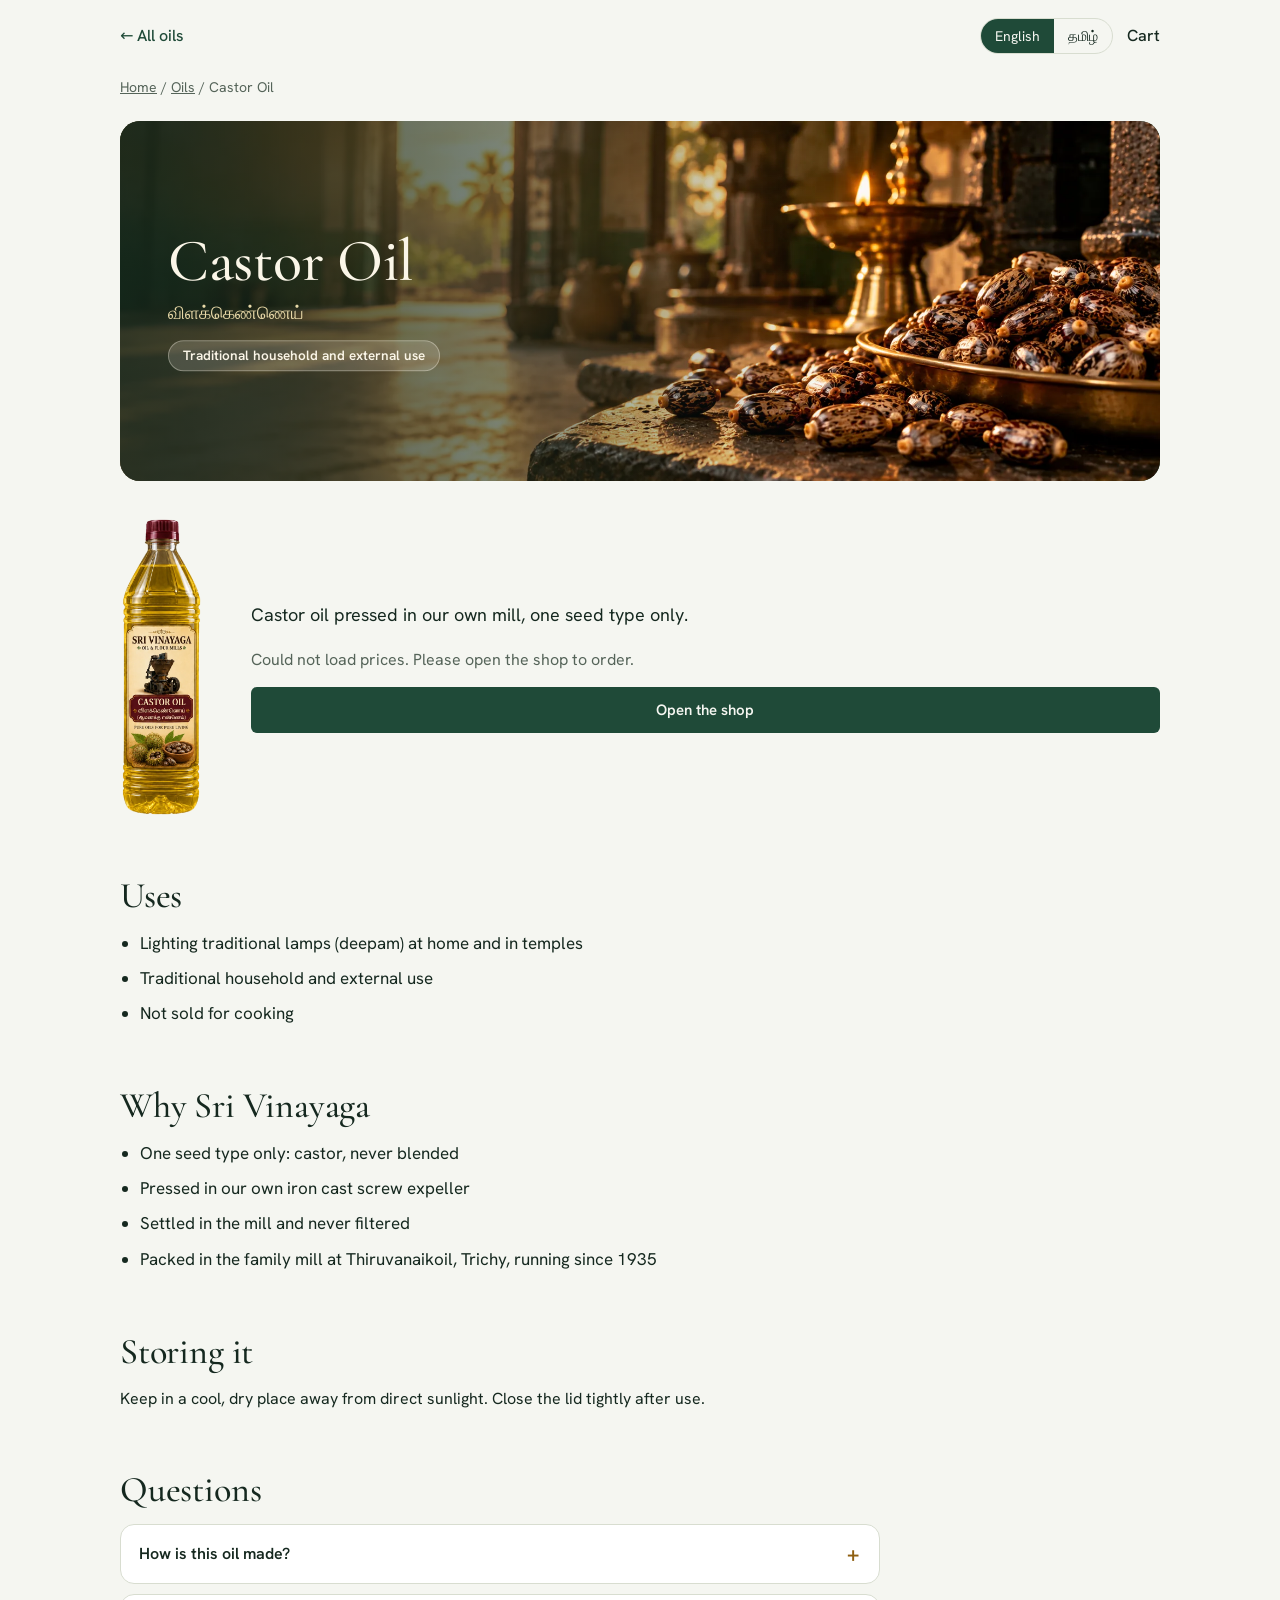
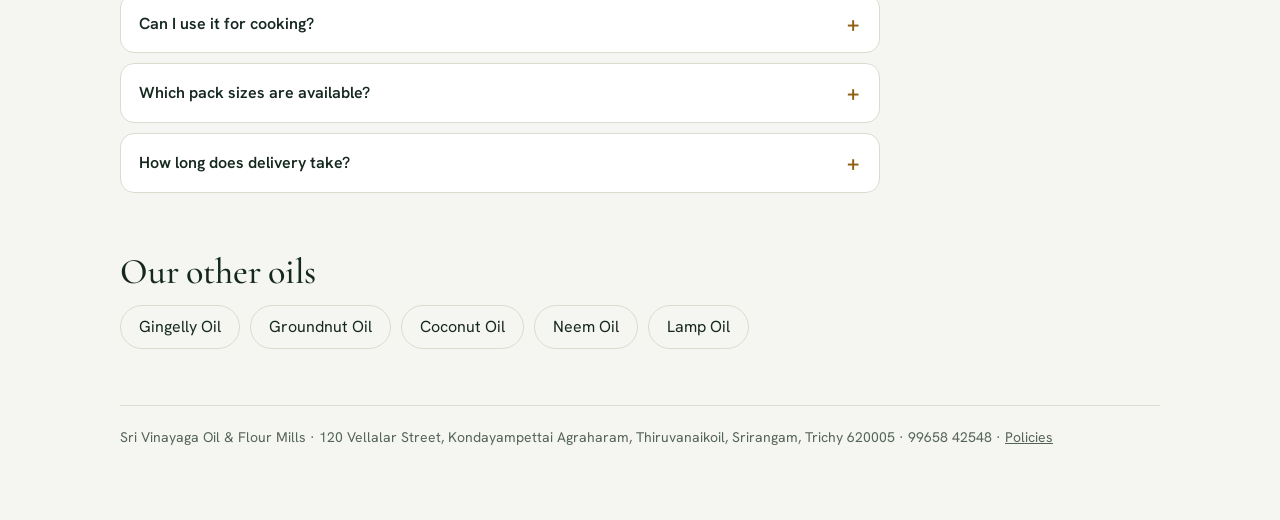
<file: p/castor-oil.html>
<!doctype html>
<html lang="en"><head><meta charset="utf-8"><meta name="viewport" content="width=device-width,initial-scale=1">
<title>Castor Oil (விளக்கெண்ணெய்) | Sri Vinayaga Oil Mills</title>
<meta name="description" content="Castor oil pressed in our own mill, one seed type only. From our family mill in Thiruvanaikoil, Trichy. Delivered across Tamil Nadu."><link rel="canonical" href="https://srivinayagaoilmills.github.io/p/castor-oil.html">
<meta name="theme-color" content="#1F4A38"><link rel="manifest" href="../manifest.webmanifest"><link rel="icon" type="image/png" href="../assets/favicon-64.png"><link rel="apple-touch-icon" href="../assets/favicon-192.png">
<meta property="og:type" content="product"><meta property="og:site_name" content="Sri Vinayaga Oil &amp; Flour Mills"><meta property="og:title" content="Castor Oil | Sri Vinayaga Oil &amp; Flour Mills"><meta property="og:description" content="Castor oil pressed in our own mill, one seed type only."><meta property="og:url" content="https://srivinayagaoilmills.github.io/p/castor-oil.html"><meta property="og:image" content="https://srivinayagaoilmills.github.io/assets/banner-castor.webp"><meta name="twitter:card" content="summary_large_image">
<script>try{var l=localStorage.getItem("sv_lang");if(l==="ta"||l==="en")document.documentElement.lang=l;else if((navigator.language||"").toLowerCase().indexOf("ta")==0)document.documentElement.lang="ta";var th=localStorage.getItem("sv_theme");if(th)document.documentElement.setAttribute("data-theme",th)}catch(e){}</script>
<link rel="stylesheet" href="../css/style.css?v=20261013e"><link rel="stylesheet" href="../css/product.css?v=20261013e">
<script type="application/ld+json">{"@context": "https://schema.org", "@type": "Product", "name": "Castor Oil", "alternateName": ["விளக்கெண்ணெய்", "Amanakku oil"], "description": "Castor oil pressed in our own mill, one seed type only.", "image": "https://srivinayagaoilmills.github.io/assets/product-castor.webp", "brand": {"@type": "Brand", "name": "Sri Vinayaga Oil & Flour Mills"}, "manufacturer": {"@type": "Organization", "name": "Sri Vinayaga Oil & Flour Mills"}, "url": "https://srivinayagaoilmills.github.io/p/castor-oil.html", "offers": [{"@type": "Offer", "name": "Castor Oil 500 ml", "price": "100", "priceCurrency": "INR", "availability": "https://schema.org/InStock", "itemCondition": "https://schema.org/NewCondition", "seller": {"@type": "Organization", "name": "Sri Vinayaga Oil & Flour Mills"}, "url": "https://srivinayagaoilmills.github.io/p/castor-oil.html"}, {"@type": "Offer", "name": "Castor Oil 1 L", "price": "200", "priceCurrency": "INR", "availability": "https://schema.org/InStock", "itemCondition": "https://schema.org/NewCondition", "seller": {"@type": "Organization", "name": "Sri Vinayaga Oil & Flour Mills"}, "url": "https://srivinayagaoilmills.github.io/p/castor-oil.html"}, {"@type": "Offer", "name": "Castor Oil 15 kg tin (tin included)", "price": "2950", "priceCurrency": "INR", "availability": "https://schema.org/InStock", "itemCondition": "https://schema.org/NewCondition", "seller": {"@type": "Organization", "name": "Sri Vinayaga Oil & Flour Mills"}, "url": "https://srivinayagaoilmills.github.io/p/castor-oil.html"}]}</script>
<script type="application/ld+json">{"@context": "https://schema.org", "@type": "BreadcrumbList", "itemListElement": [{"@type": "ListItem", "position": 1, "name": "Home", "item": "https://srivinayagaoilmills.github.io/"}, {"@type": "ListItem", "position": 2, "name": "Oils", "item": "https://srivinayagaoilmills.github.io/#oils"}, {"@type": "ListItem", "position": 3, "name": "Castor Oil", "item": "https://srivinayagaoilmills.github.io/p/castor-oil.html"}]}</script>
<script type="application/ld+json">{"@context": "https://schema.org", "@type": "FAQPage", "mainEntity": [{"@type": "Question", "name": "How is this oil made?", "acceptedAnswer": {"@type": "Answer", "text": "We press castor seed in our own iron cast screw expeller at the mill in Thiruvanaikoil. The oil is settled and not filtered, and it is never blended."}}, {"@type": "Question", "name": "Can I use it for cooking?", "acceptedAnswer": {"@type": "Answer", "text": "No. We sell castor oil for traditional household and external use, not for cooking."}}, {"@type": "Question", "name": "Which pack sizes are available?", "acceptedAnswer": {"@type": "Answer", "text": "500 ml, 1 litre and a 15 kg tin (tin included). Large tins are for homes with big needs, hotels and temples; for bulk supply use the bulk enquiry form on our website."}}, {"@type": "Question", "name": "How long does delivery take?", "acceptedAnswer": {"@type": "Answer", "text": "Delivery takes 2 to 5 working days after dispatch, across Tamil Nadu. You can track the order on our website with the order number and your mobile number."}}]}</script>
</head>
<body class="pp">
<header class="pp-top"><a class="pp-back" href="../index.html#oils"><span class="en">← All oils</span><span class="ta">← அனைத்து எண்ணெய்கள்</span></a>
  <div class="pp-tools"><div class="lang" role="group" aria-label="Language"><button type="button" data-l="en">English</button><button type="button" data-l="ta">தமிழ்</button></div>
  <a class="pp-cart" href="../index.html#cart" aria-label="Cart"><span class="en">Cart</span><span class="ta">கூடை</span> <b id="ppN" hidden>0</b></a></div></header>
<main class="pp-main" data-slug="castor-oil">
<nav class="pp-crumb" aria-label="Breadcrumb"><a href="../index.html"><span class="en">Home</span><span class="ta">முகப்பு</span></a> / <a href="../index.html#oils"><span class="en">Oils</span><span class="ta">எண்ணெய்கள்</span></a> / <span><span class="en">Castor Oil</span><span class="ta">விளக்கெண்ணெய்</span></span></nav>
<section class="pp-banner">
  <img src="../assets/banner-castor.webp" alt="Castor Oil seed and mill at Sri Vinayaga Oil &amp; Flour Mills, Thiruvanaikoil" width="2000" height="667" fetchpriority="high">
  <div class="pp-banner-txt"><h1><span class="en">Castor Oil</span><span class="ta">விளக்கெண்ணெய்</span></h1>
    <p class="pp-alt"><span class="en">விளக்கெண்ணெய்</span><span class="ta">Castor Oil</span></p>
    <span class="use"><span class="en">Traditional household and external use</span><span class="ta">பாரம்பரிய வீட்டு மற்றும் வெளிப்பூச்சு பயன்பாடு</span></span></div>
</section>
<section class="pp-hero">
  <div class="pp-pic"><img src="../assets/product-castor.webp" alt="Castor Oil (விளக்கெண்ணெய்) bottle from Sri Vinayaga Oil &amp; Flour Mills" width="100" height="300"></div>
  <div class="pp-info">
    <p class="pp-blurb"><span class="en">Castor oil pressed in our own mill, one seed type only.</span><span class="ta">எங்கள் மில்லிலேயே பிழிந்த விளக்கெண்ணெய் (ஆமணக்கு எண்ணெய்).</span></p>
    <div class="pp-buy" id="ppBuy"><p class="pp-wait"><span class="en">Loading sizes and prices…</span><span class="ta">அளவுகள், விலைகள் ஏற்றப்படுகின்றன…</span></p>
      <noscript><a class="btn" href="../index.html#p-castor-oil"><span class="en">Order in the shop</span><span class="ta">கடையில் ஆர்டர் செய்</span></a></noscript></div>
  </div>
</section>
<section class="pp-sec"><h2><span class="en">Uses</span><span class="ta">பயன்பாடுகள்</span></h2><ul class="pp-list"><li><span class="en">Lighting traditional lamps (deepam) at home and in temples</span><span class="ta">வீடுகளிலும் கோயில்களிலும் பாரம்பரிய விளக்கு ஏற்ற</span></li><li><span class="en">Traditional household and external use</span><span class="ta">பாரம்பரிய வீட்டு மற்றும் வெளிப்பூச்சு பயன்பாடு</span></li><li><span class="en">Not sold for cooking</span><span class="ta">சமையலுக்காக விற்கப்படுவதில்லை</span></li></ul></section>
<section class="pp-sec"><h2><span class="en">Why Sri Vinayaga</span><span class="ta">ஏன் ஸ்ரீ விநாயகா</span></h2><ul class="pp-list"><li><span class="en">One seed type only: castor, never blended</span><span class="ta">ஒரே வகை விதை: ஆமணக்கு மட்டும், கலப்பில்லை</span></li><li><span class="en">Pressed in our own iron cast screw expeller</span><span class="ta">எங்கள் இரும்பு வார்ப்பு ஸ்க்ரூ எக்ஸ்பெல்லரில் பிழிகிறோம்</span></li><li><span class="en">Settled in the mill and never filtered</span><span class="ta">மில்லில் தெளிய வைத்து, வடிகட்டாமல் தருகிறோம்</span></li><li><span class="en">Packed in the family mill at Thiruvanaikoil, Trichy, running since 1935</span><span class="ta">1935 முதல் இயங்கும் குடும்ப மில்லில், திருவானைக்கோவில், திருச்சியில் பாட்டிலிடப்படுகிறது</span></li></ul></section>
<section class="pp-sec"><h2><span class="en">Storing it</span><span class="ta">சேமிப்பு</span></h2><p><span class="en">Keep in a cool, dry place away from direct sunlight. Close the lid tightly after use.</span><span class="ta">நேரடி சூரிய ஒளி படாத குளிர்ந்த, உலர்ந்த இடத்தில் வைக்கவும். பயன்படுத்திய பின் மூடியை இறுக்கமாக மூடவும்.</span></p></section>
<section class="pp-sec"><h2><span class="en">Questions</span><span class="ta">கேள்விகள்</span></h2><div class="faq"><details class="faq-i"><summary><span class="en">How is this oil made?</span><span class="ta">இந்த எண்ணெய் எப்படி தயாரிக்கப்படுகிறது?</span></summary><p><span class="en">We press castor seed in our own iron cast screw expeller at the mill in Thiruvanaikoil. The oil is settled and not filtered, and it is never blended.</span><span class="ta">ஆமணக்கு விதையை திருவானைக்கோவில் மில்லில் எங்கள் இரும்பு வார்ப்பு ஸ்க்ரூ எக்ஸ்பெல்லரில் பிழிகிறோம். எண்ணெய் தெளிய வைக்கப்படுகிறது, வடிகட்டப்படுவதில்லை; கலப்பில்லை.</span></p></details><details class="faq-i"><summary><span class="en">Can I use it for cooking?</span><span class="ta">சமையலுக்குப் பயன்படுத்தலாமா?</span></summary><p><span class="en">No. We sell castor oil for traditional household and external use, not for cooking.</span><span class="ta">வேண்டாம். விளக்கெண்ணெயை பாரம்பரிய வீட்டு மற்றும் வெளிப்பூச்சு பயன்பாட்டிற்காக விற்கிறோம்; சமையலுக்கு அல்ல.</span></p></details><details class="faq-i"><summary><span class="en">Which pack sizes are available?</span><span class="ta">எந்தெந்த அளவுகளில் கிடைக்கும்?</span></summary><p><span class="en">500 ml, 1 litre and a 15 kg tin (tin included). Large tins are for homes with big needs, hotels and temples; for bulk supply use the bulk enquiry form on our website.</span><span class="ta">500 மி.லி, 1 லிட்டர் மற்றும் 15 கிலோ டின் (டின் உட்பட). பெரிய டின்கள் அதிக தேவையுள்ள வீடுகள், ஹோட்டல்கள், கோயில்களுக்கு ஏற்றவை; மொத்த விநியோகத்திற்கு எங்கள் இணையதளத்தின் மொத்த விசாரணைப் படிவத்தைப் பயன்படுத்துங்கள்.</span></p></details><details class="faq-i"><summary><span class="en">How long does delivery take?</span><span class="ta">டெலிவரிக்கு எவ்வளவு நாட்கள் ஆகும்?</span></summary><p><span class="en">Delivery takes 2 to 5 working days after dispatch, across Tamil Nadu. You can track the order on our website with the order number and your mobile number.</span><span class="ta">அனுப்பிய பின் 2 முதல் 5 வேலை நாட்களில் தமிழ்நாடு முழுவதும் டெலிவரி ஆகும். ஆர்டர் எண்ணும் மொபைல் எண்ணும் கொண்டு எங்கள் இணையதளத்தில் கண்காணிக்கலாம்.</span></p></details></div></section>
<section class="pp-sec"><h2><span class="en">Our other oils</span><span class="ta">எங்கள் மற்ற எண்ணெய்கள்</span></h2><p class="pp-others"><a href="gingelly-oil.html"><span class="en">Gingelly Oil</span><span class="ta">நல்லெண்ணெய்</span></a><a href="groundnut-oil.html"><span class="en">Groundnut Oil</span><span class="ta">கடலை எண்ணெய்</span></a><a href="coconut-oil.html"><span class="en">Coconut Oil</span><span class="ta">தேங்காய் எண்ணெய்</span></a><a href="neem-oil.html"><span class="en">Neem Oil</span><span class="ta">வேப்ப எண்ணெய்</span></a><a href="lamp-oil.html"><span class="en">Lamp Oil</span><span class="ta">தீப எண்ணெய்</span></a></p></section>
<p class="pp-foot">Sri Vinayaga Oil &amp; Flour Mills · 120 Vellalar Street, Kondayampettai Agraharam, Thiruvanaikoil, Srirangam, Trichy 620005 · 99658 42548 · <a href="../policies.html"><span class="en">Policies</span><span class="ta">கொள்கைகள்</span></a></p>
</main>
<script src="../js/vendor/supabase.min.js"></script><script src="../js/config.js?v=20261013e"></script><script src="../js/product.js?v=20261013e"></script>
</body></html>
</file>
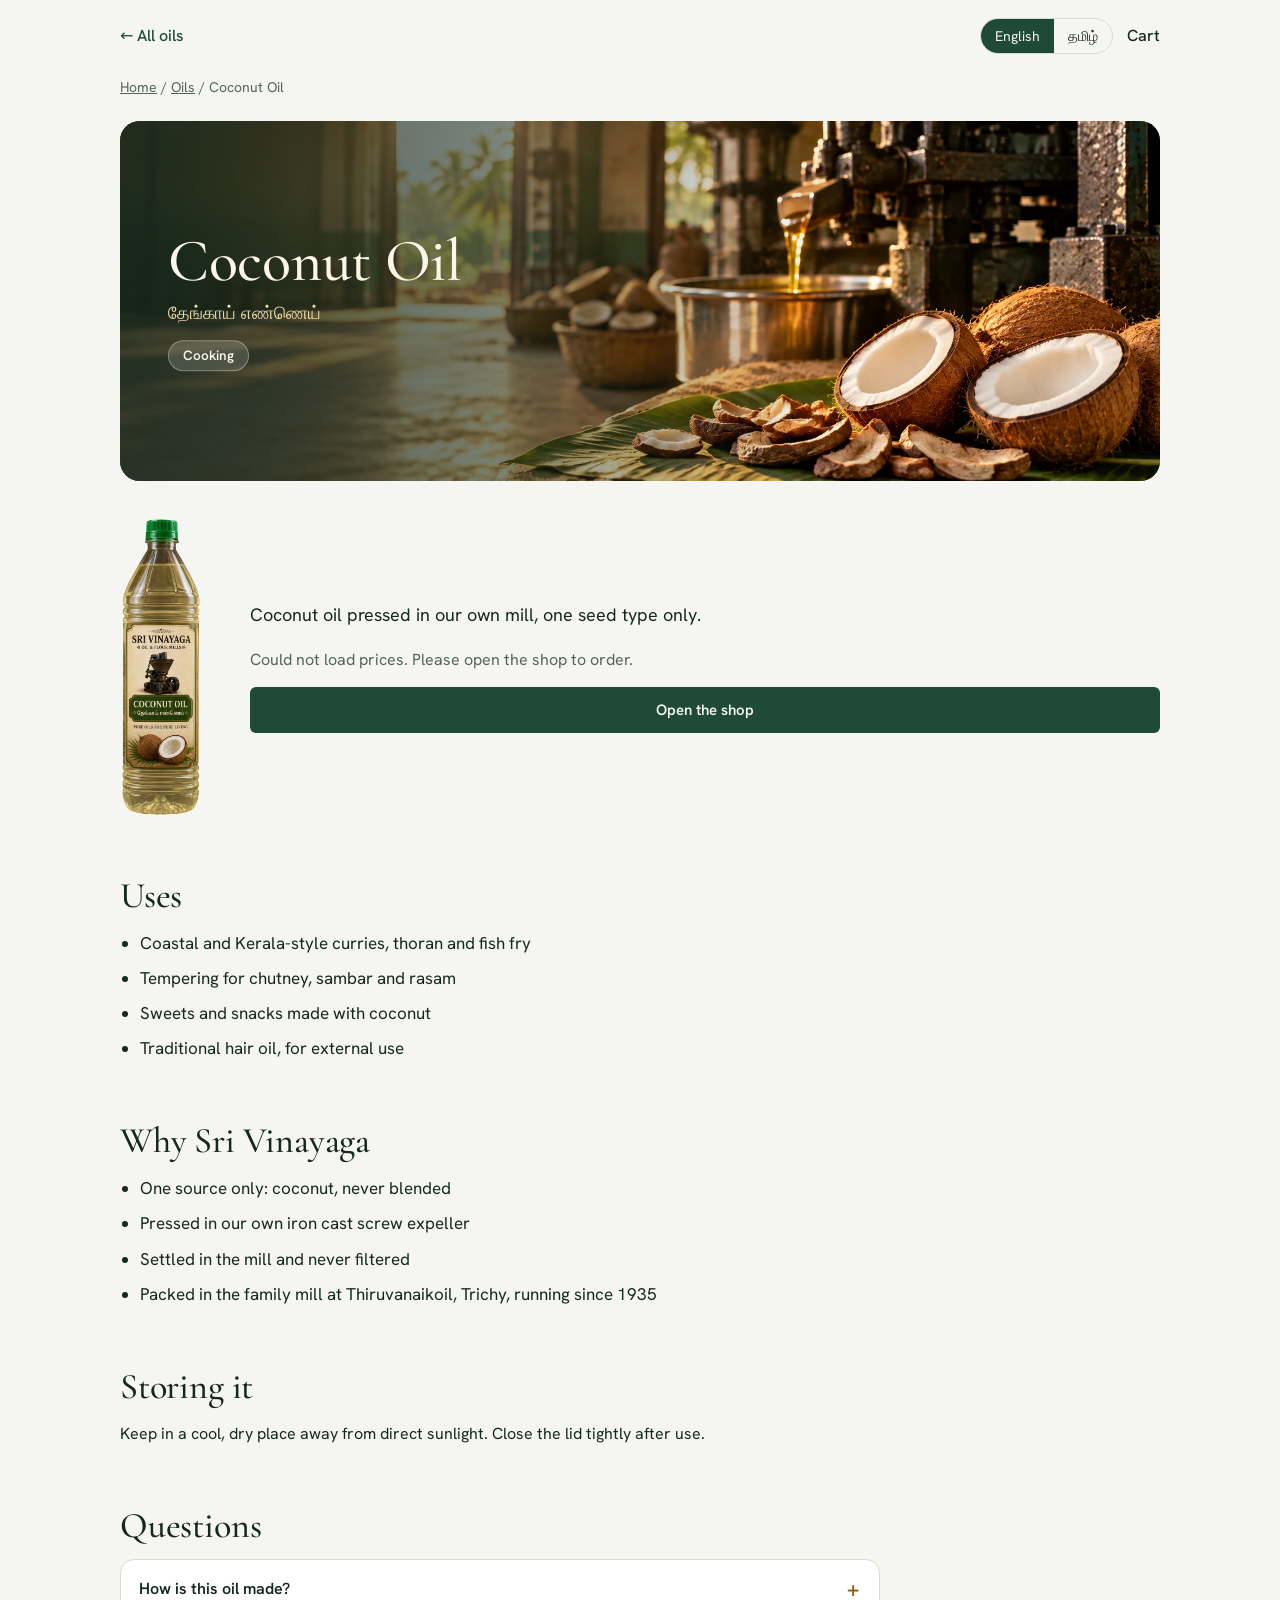
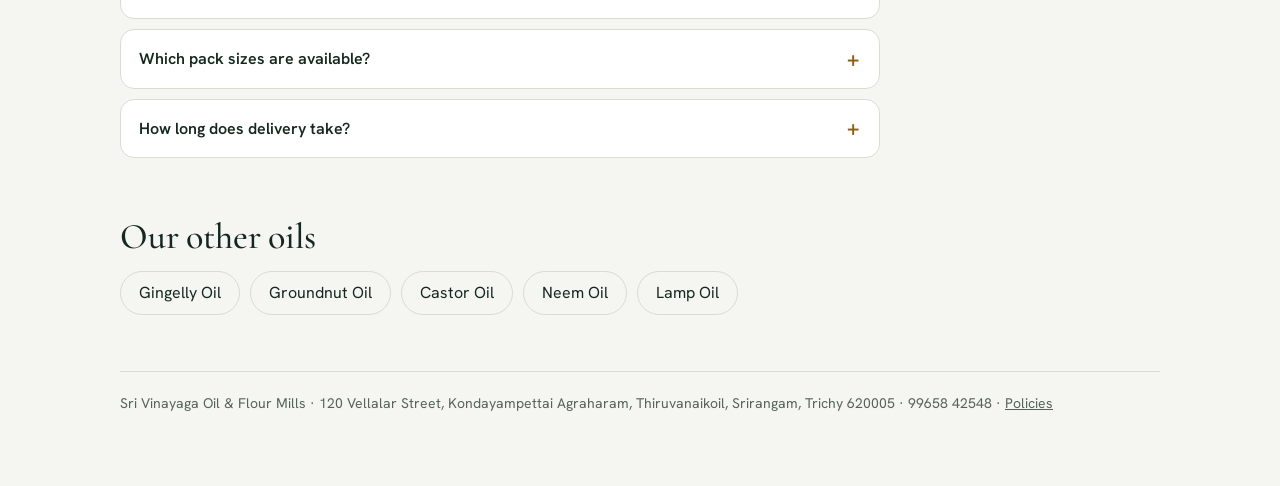
<file: p/coconut-oil.html>
<!doctype html>
<html lang="en"><head><meta charset="utf-8"><meta name="viewport" content="width=device-width,initial-scale=1">
<title>Coconut Oil (தேங்காய் எண்ணெய்) | Sri Vinayaga Oil Mills</title>
<meta name="description" content="Coconut oil pressed in our own mill, one seed type only. From our family mill in Thiruvanaikoil, Trichy. Delivered across Tamil Nadu."><link rel="canonical" href="https://srivinayagaoilmills.github.io/p/coconut-oil.html">
<meta name="theme-color" content="#1F4A38"><link rel="manifest" href="../manifest.webmanifest"><link rel="icon" type="image/png" href="../assets/favicon-64.png"><link rel="apple-touch-icon" href="../assets/favicon-192.png">
<meta property="og:type" content="product"><meta property="og:site_name" content="Sri Vinayaga Oil &amp; Flour Mills"><meta property="og:title" content="Coconut Oil | Sri Vinayaga Oil &amp; Flour Mills"><meta property="og:description" content="Coconut oil pressed in our own mill, one seed type only."><meta property="og:url" content="https://srivinayagaoilmills.github.io/p/coconut-oil.html"><meta property="og:image" content="https://srivinayagaoilmills.github.io/assets/banner-coconut.webp"><meta name="twitter:card" content="summary_large_image">
<script>try{var l=localStorage.getItem("sv_lang");if(l==="ta"||l==="en")document.documentElement.lang=l;else if((navigator.language||"").toLowerCase().indexOf("ta")==0)document.documentElement.lang="ta";var th=localStorage.getItem("sv_theme");if(th)document.documentElement.setAttribute("data-theme",th)}catch(e){}</script>
<link rel="stylesheet" href="../css/style.css?v=20261013e"><link rel="stylesheet" href="../css/product.css?v=20261013e">
<script type="application/ld+json">{"@context": "https://schema.org", "@type": "Product", "name": "Coconut Oil", "alternateName": ["தேங்காய் எண்ணெய்", "Thengai ennai"], "description": "Coconut oil pressed in our own mill, one seed type only.", "image": "https://srivinayagaoilmills.github.io/assets/product-coconut.webp", "brand": {"@type": "Brand", "name": "Sri Vinayaga Oil & Flour Mills"}, "manufacturer": {"@type": "Organization", "name": "Sri Vinayaga Oil & Flour Mills"}, "url": "https://srivinayagaoilmills.github.io/p/coconut-oil.html", "offers": [{"@type": "Offer", "name": "Coconut Oil 500 ml", "price": "140", "priceCurrency": "INR", "availability": "https://schema.org/InStock", "itemCondition": "https://schema.org/NewCondition", "seller": {"@type": "Organization", "name": "Sri Vinayaga Oil & Flour Mills"}, "url": "https://srivinayagaoilmills.github.io/p/coconut-oil.html"}, {"@type": "Offer", "name": "Coconut Oil 1 L", "price": "280", "priceCurrency": "INR", "availability": "https://schema.org/InStock", "itemCondition": "https://schema.org/NewCondition", "seller": {"@type": "Organization", "name": "Sri Vinayaga Oil & Flour Mills"}, "url": "https://srivinayagaoilmills.github.io/p/coconut-oil.html"}, {"@type": "Offer", "name": "Coconut Oil 15 kg tin (tin included)", "price": "4400", "priceCurrency": "INR", "availability": "https://schema.org/InStock", "itemCondition": "https://schema.org/NewCondition", "seller": {"@type": "Organization", "name": "Sri Vinayaga Oil & Flour Mills"}, "url": "https://srivinayagaoilmills.github.io/p/coconut-oil.html"}]}</script>
<script type="application/ld+json">{"@context": "https://schema.org", "@type": "BreadcrumbList", "itemListElement": [{"@type": "ListItem", "position": 1, "name": "Home", "item": "https://srivinayagaoilmills.github.io/"}, {"@type": "ListItem", "position": 2, "name": "Oils", "item": "https://srivinayagaoilmills.github.io/#oils"}, {"@type": "ListItem", "position": 3, "name": "Coconut Oil", "item": "https://srivinayagaoilmills.github.io/p/coconut-oil.html"}]}</script>
<script type="application/ld+json">{"@context": "https://schema.org", "@type": "FAQPage", "mainEntity": [{"@type": "Question", "name": "How is this oil made?", "acceptedAnswer": {"@type": "Answer", "text": "We press coconut in our own iron cast screw expeller at the mill in Thiruvanaikoil. The oil is settled and not filtered, and it is never blended."}}, {"@type": "Question", "name": "Which pack sizes are available?", "acceptedAnswer": {"@type": "Answer", "text": "500 ml, 1 litre and a 15 kg tin (tin included). Large tins are for homes with big needs, hotels and temples; for bulk supply use the bulk enquiry form on our website."}}, {"@type": "Question", "name": "How long does delivery take?", "acceptedAnswer": {"@type": "Answer", "text": "Delivery takes 2 to 5 working days after dispatch, across Tamil Nadu. You can track the order on our website with the order number and your mobile number."}}]}</script>
</head>
<body class="pp">
<header class="pp-top"><a class="pp-back" href="../index.html#oils"><span class="en">← All oils</span><span class="ta">← அனைத்து எண்ணெய்கள்</span></a>
  <div class="pp-tools"><div class="lang" role="group" aria-label="Language"><button type="button" data-l="en">English</button><button type="button" data-l="ta">தமிழ்</button></div>
  <a class="pp-cart" href="../index.html#cart" aria-label="Cart"><span class="en">Cart</span><span class="ta">கூடை</span> <b id="ppN" hidden>0</b></a></div></header>
<main class="pp-main" data-slug="coconut-oil">
<nav class="pp-crumb" aria-label="Breadcrumb"><a href="../index.html"><span class="en">Home</span><span class="ta">முகப்பு</span></a> / <a href="../index.html#oils"><span class="en">Oils</span><span class="ta">எண்ணெய்கள்</span></a> / <span><span class="en">Coconut Oil</span><span class="ta">தேங்காய் எண்ணெய்</span></span></nav>
<section class="pp-banner">
  <img src="../assets/banner-coconut.webp" alt="Coconut Oil seed and mill at Sri Vinayaga Oil &amp; Flour Mills, Thiruvanaikoil" width="2000" height="667" fetchpriority="high">
  <div class="pp-banner-txt"><h1><span class="en">Coconut Oil</span><span class="ta">தேங்காய் எண்ணெய்</span></h1>
    <p class="pp-alt"><span class="en">தேங்காய் எண்ணெய்</span><span class="ta">Coconut Oil</span></p>
    <span class="use"><span class="en">Cooking</span><span class="ta">சமையலுக்கு</span></span></div>
</section>
<section class="pp-hero">
  <div class="pp-pic"><img src="../assets/product-coconut.webp" alt="Coconut Oil (தேங்காய் எண்ணெய்) bottle from Sri Vinayaga Oil &amp; Flour Mills" width="100" height="300"></div>
  <div class="pp-info">
    <p class="pp-blurb"><span class="en">Coconut oil pressed in our own mill, one seed type only.</span><span class="ta">எங்கள் மில்லிலேயே பிழிந்த தேங்காய் எண்ணெய். ஒரே வகை மூலப்பொருள்.</span></p>
    <div class="pp-buy" id="ppBuy"><p class="pp-wait"><span class="en">Loading sizes and prices…</span><span class="ta">அளவுகள், விலைகள் ஏற்றப்படுகின்றன…</span></p>
      <noscript><a class="btn" href="../index.html#p-coconut-oil"><span class="en">Order in the shop</span><span class="ta">கடையில் ஆர்டர் செய்</span></a></noscript></div>
  </div>
</section>
<section class="pp-sec"><h2><span class="en">Uses</span><span class="ta">பயன்பாடுகள்</span></h2><ul class="pp-list"><li><span class="en">Coastal and Kerala-style curries, thoran and fish fry</span><span class="ta">கடலோர, கேரள பாணி குழம்பு, தோரன், மீன் வறுவல்</span></li><li><span class="en">Tempering for chutney, sambar and rasam</span><span class="ta">சட்னி, சாம்பார், ரசத்திற்கு தாளிக்க</span></li><li><span class="en">Sweets and snacks made with coconut</span><span class="ta">தேங்காய் சேர்த்த இனிப்பு, பலகாரங்கள்</span></li><li><span class="en">Traditional hair oil, for external use</span><span class="ta">பாரம்பரிய தலைமுடி எண்ணெய் (வெளிப்பூச்சுக்கு)</span></li></ul></section>
<section class="pp-sec"><h2><span class="en">Why Sri Vinayaga</span><span class="ta">ஏன் ஸ்ரீ விநாயகா</span></h2><ul class="pp-list"><li><span class="en">One source only: coconut, never blended</span><span class="ta">ஒரே மூலப்பொருள்: தேங்காய் மட்டும், கலப்பில்லை</span></li><li><span class="en">Pressed in our own iron cast screw expeller</span><span class="ta">எங்கள் இரும்பு வார்ப்பு ஸ்க்ரூ எக்ஸ்பெல்லரில் பிழிகிறோம்</span></li><li><span class="en">Settled in the mill and never filtered</span><span class="ta">மில்லில் தெளிய வைத்து, வடிகட்டாமல் தருகிறோம்</span></li><li><span class="en">Packed in the family mill at Thiruvanaikoil, Trichy, running since 1935</span><span class="ta">1935 முதல் இயங்கும் குடும்ப மில்லில், திருவானைக்கோவில், திருச்சியில் பாட்டிலிடப்படுகிறது</span></li></ul></section>
<section class="pp-sec"><h2><span class="en">Storing it</span><span class="ta">சேமிப்பு</span></h2><p><span class="en">Keep in a cool, dry place away from direct sunlight. Close the lid tightly after use.</span><span class="ta">நேரடி சூரிய ஒளி படாத குளிர்ந்த, உலர்ந்த இடத்தில் வைக்கவும். பயன்படுத்திய பின் மூடியை இறுக்கமாக மூடவும்.</span></p></section>
<section class="pp-sec"><h2><span class="en">Questions</span><span class="ta">கேள்விகள்</span></h2><div class="faq"><details class="faq-i"><summary><span class="en">How is this oil made?</span><span class="ta">இந்த எண்ணெய் எப்படி தயாரிக்கப்படுகிறது?</span></summary><p><span class="en">We press coconut in our own iron cast screw expeller at the mill in Thiruvanaikoil. The oil is settled and not filtered, and it is never blended.</span><span class="ta">தேங்காயை திருவானைக்கோவில் மில்லில் எங்கள் இரும்பு வார்ப்பு ஸ்க்ரூ எக்ஸ்பெல்லரில் பிழிகிறோம். எண்ணெய் தெளிய வைக்கப்படுகிறது, வடிகட்டப்படுவதில்லை; கலப்பில்லை.</span></p></details><details class="faq-i"><summary><span class="en">Which pack sizes are available?</span><span class="ta">எந்தெந்த அளவுகளில் கிடைக்கும்?</span></summary><p><span class="en">500 ml, 1 litre and a 15 kg tin (tin included). Large tins are for homes with big needs, hotels and temples; for bulk supply use the bulk enquiry form on our website.</span><span class="ta">500 மி.லி, 1 லிட்டர் மற்றும் 15 கிலோ டின் (டின் உட்பட). பெரிய டின்கள் அதிக தேவையுள்ள வீடுகள், ஹோட்டல்கள், கோயில்களுக்கு ஏற்றவை; மொத்த விநியோகத்திற்கு எங்கள் இணையதளத்தின் மொத்த விசாரணைப் படிவத்தைப் பயன்படுத்துங்கள்.</span></p></details><details class="faq-i"><summary><span class="en">How long does delivery take?</span><span class="ta">டெலிவரிக்கு எவ்வளவு நாட்கள் ஆகும்?</span></summary><p><span class="en">Delivery takes 2 to 5 working days after dispatch, across Tamil Nadu. You can track the order on our website with the order number and your mobile number.</span><span class="ta">அனுப்பிய பின் 2 முதல் 5 வேலை நாட்களில் தமிழ்நாடு முழுவதும் டெலிவரி ஆகும். ஆர்டர் எண்ணும் மொபைல் எண்ணும் கொண்டு எங்கள் இணையதளத்தில் கண்காணிக்கலாம்.</span></p></details></div></section>
<section class="pp-sec"><h2><span class="en">Our other oils</span><span class="ta">எங்கள் மற்ற எண்ணெய்கள்</span></h2><p class="pp-others"><a href="gingelly-oil.html"><span class="en">Gingelly Oil</span><span class="ta">நல்லெண்ணெய்</span></a><a href="groundnut-oil.html"><span class="en">Groundnut Oil</span><span class="ta">கடலை எண்ணெய்</span></a><a href="castor-oil.html"><span class="en">Castor Oil</span><span class="ta">விளக்கெண்ணெய்</span></a><a href="neem-oil.html"><span class="en">Neem Oil</span><span class="ta">வேப்ப எண்ணெய்</span></a><a href="lamp-oil.html"><span class="en">Lamp Oil</span><span class="ta">தீப எண்ணெய்</span></a></p></section>
<p class="pp-foot">Sri Vinayaga Oil &amp; Flour Mills · 120 Vellalar Street, Kondayampettai Agraharam, Thiruvanaikoil, Srirangam, Trichy 620005 · 99658 42548 · <a href="../policies.html"><span class="en">Policies</span><span class="ta">கொள்கைகள்</span></a></p>
</main>
<script src="../js/vendor/supabase.min.js"></script><script src="../js/config.js?v=20261013e"></script><script src="../js/product.js?v=20261013e"></script>
</body></html>
</file>
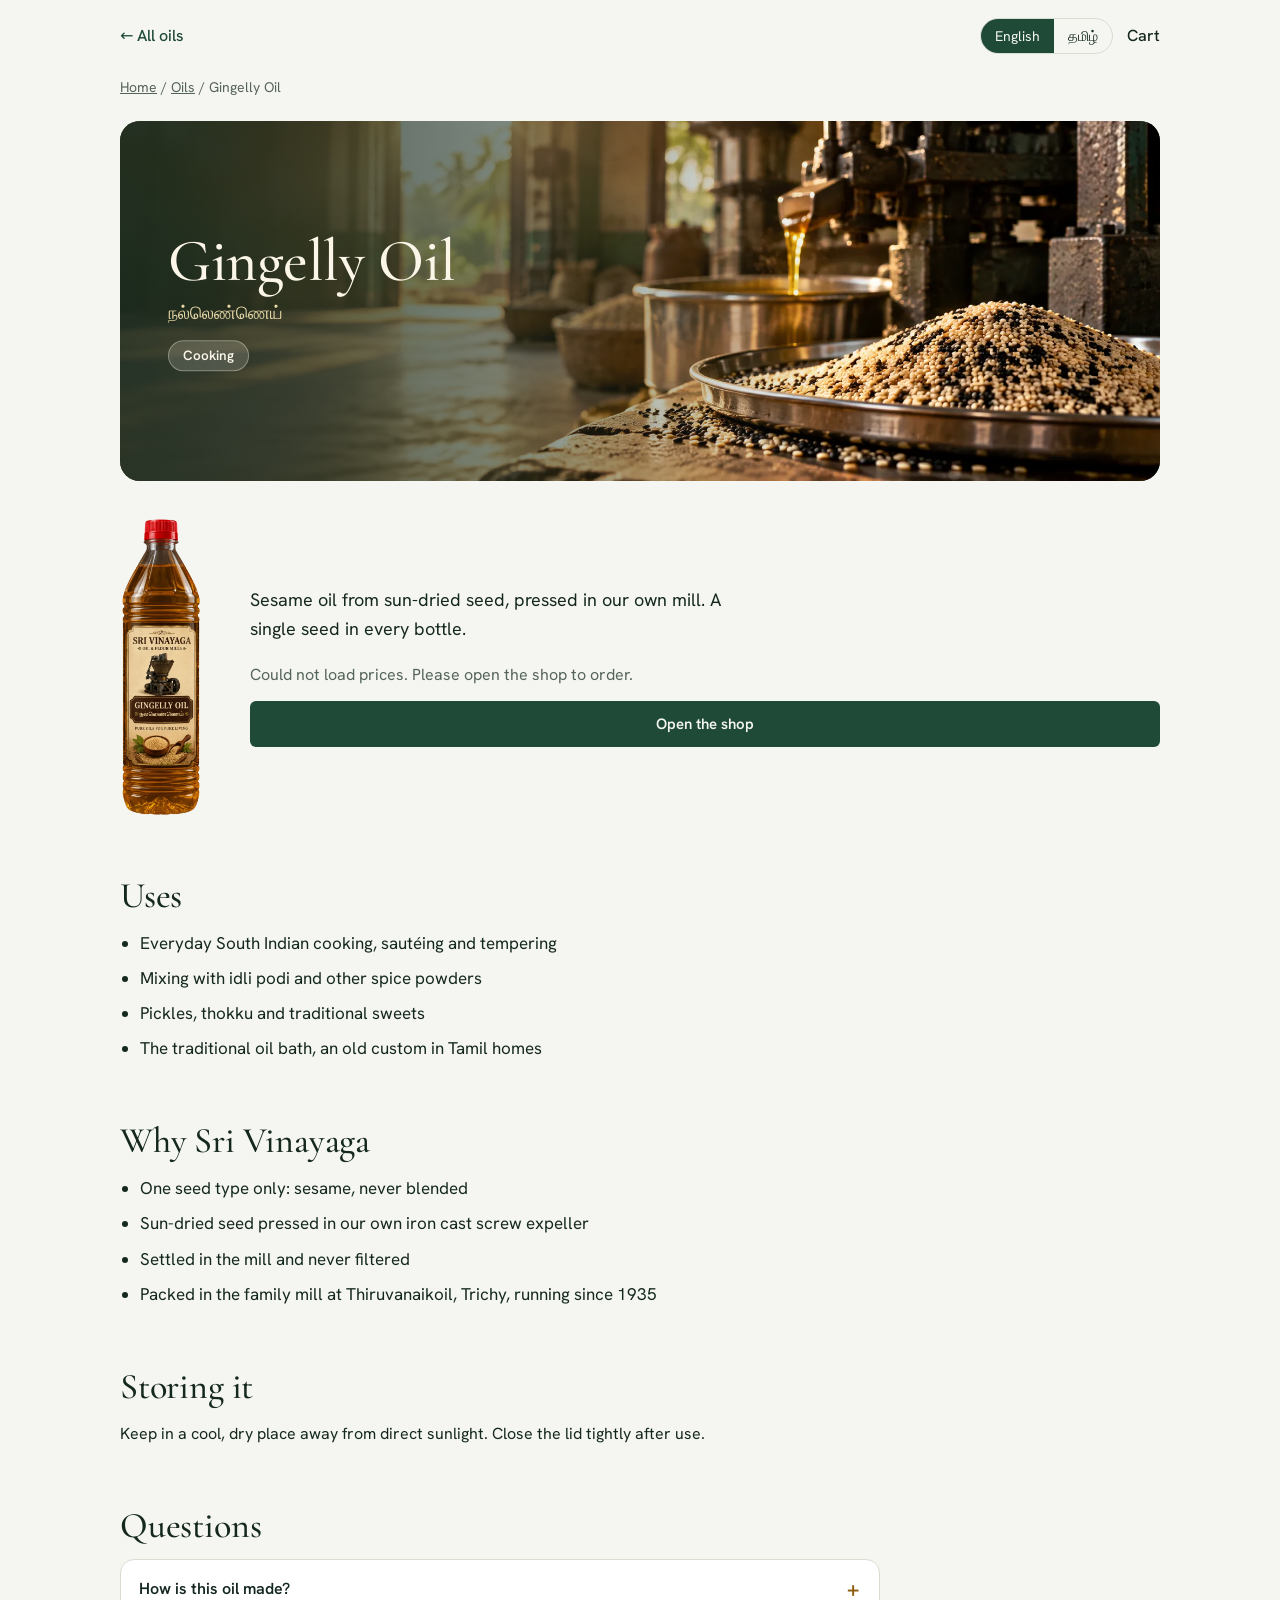
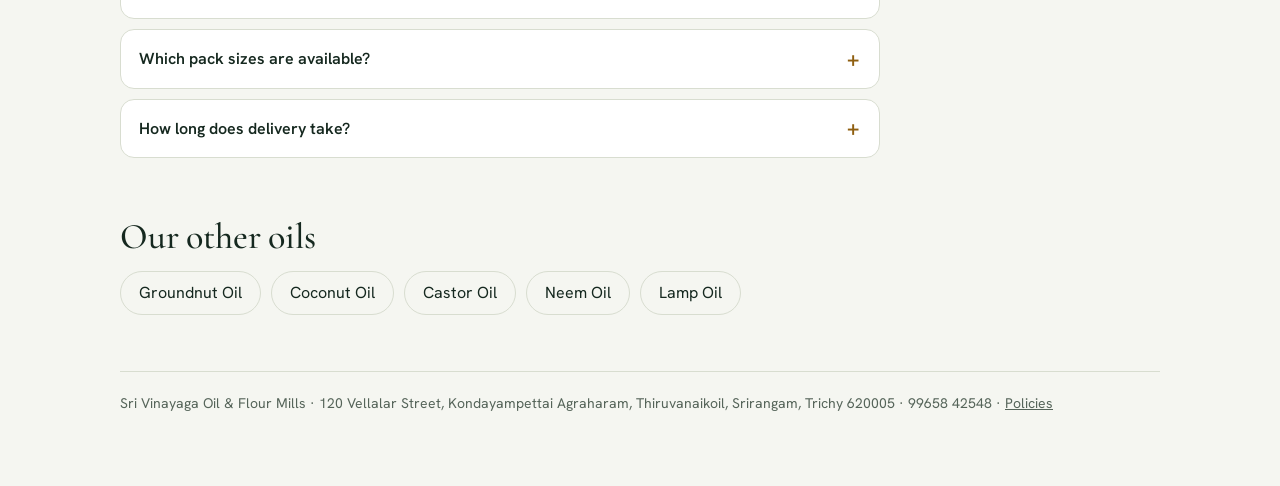
<file: p/gingelly-oil.html>
<!doctype html>
<html lang="en"><head><meta charset="utf-8"><meta name="viewport" content="width=device-width,initial-scale=1">
<title>Gingelly Oil (நல்லெண்ணெய்) | Sri Vinayaga Oil Mills</title>
<meta name="description" content="Sesame oil from sun-dried seed, pressed in our own mill. A single seed in every bottle. From our Trichy family mill. Delivered across Tamil Nadu."><link rel="canonical" href="https://srivinayagaoilmills.github.io/p/gingelly-oil.html">
<meta name="theme-color" content="#1F4A38"><link rel="manifest" href="../manifest.webmanifest"><link rel="icon" type="image/png" href="../assets/favicon-64.png"><link rel="apple-touch-icon" href="../assets/favicon-192.png">
<meta property="og:type" content="product"><meta property="og:site_name" content="Sri Vinayaga Oil &amp; Flour Mills"><meta property="og:title" content="Gingelly Oil | Sri Vinayaga Oil &amp; Flour Mills"><meta property="og:description" content="Sesame oil from sun-dried seed, pressed in our own mill. A single seed in every bottle."><meta property="og:url" content="https://srivinayagaoilmills.github.io/p/gingelly-oil.html"><meta property="og:image" content="https://srivinayagaoilmills.github.io/assets/banner-gingelly.webp"><meta name="twitter:card" content="summary_large_image">
<script>try{var l=localStorage.getItem("sv_lang");if(l==="ta"||l==="en")document.documentElement.lang=l;else if((navigator.language||"").toLowerCase().indexOf("ta")==0)document.documentElement.lang="ta";var th=localStorage.getItem("sv_theme");if(th)document.documentElement.setAttribute("data-theme",th)}catch(e){}</script>
<link rel="stylesheet" href="../css/style.css?v=20261013e"><link rel="stylesheet" href="../css/product.css?v=20261013e">
<script type="application/ld+json">{"@context": "https://schema.org", "@type": "Product", "name": "Gingelly Oil", "alternateName": ["நல்லெண்ணெய்", "Sesame oil"], "description": "Sesame oil from sun-dried seed, pressed in our own mill. A single seed in every bottle.", "image": "https://srivinayagaoilmills.github.io/assets/product-gingelly.webp", "brand": {"@type": "Brand", "name": "Sri Vinayaga Oil & Flour Mills"}, "manufacturer": {"@type": "Organization", "name": "Sri Vinayaga Oil & Flour Mills"}, "url": "https://srivinayagaoilmills.github.io/p/gingelly-oil.html", "offers": [{"@type": "Offer", "name": "Gingelly Oil 500 ml", "price": "160", "priceCurrency": "INR", "availability": "https://schema.org/InStock", "itemCondition": "https://schema.org/NewCondition", "seller": {"@type": "Organization", "name": "Sri Vinayaga Oil & Flour Mills"}, "url": "https://srivinayagaoilmills.github.io/p/gingelly-oil.html"}, {"@type": "Offer", "name": "Gingelly Oil 1 L", "price": "320", "priceCurrency": "INR", "availability": "https://schema.org/InStock", "itemCondition": "https://schema.org/NewCondition", "seller": {"@type": "Organization", "name": "Sri Vinayaga Oil & Flour Mills"}, "url": "https://srivinayagaoilmills.github.io/p/gingelly-oil.html"}, {"@type": "Offer", "name": "Gingelly Oil 15 kg tin (tin included)", "price": "5050", "priceCurrency": "INR", "availability": "https://schema.org/InStock", "itemCondition": "https://schema.org/NewCondition", "seller": {"@type": "Organization", "name": "Sri Vinayaga Oil & Flour Mills"}, "url": "https://srivinayagaoilmills.github.io/p/gingelly-oil.html"}]}</script>
<script type="application/ld+json">{"@context": "https://schema.org", "@type": "BreadcrumbList", "itemListElement": [{"@type": "ListItem", "position": 1, "name": "Home", "item": "https://srivinayagaoilmills.github.io/"}, {"@type": "ListItem", "position": 2, "name": "Oils", "item": "https://srivinayagaoilmills.github.io/#oils"}, {"@type": "ListItem", "position": 3, "name": "Gingelly Oil", "item": "https://srivinayagaoilmills.github.io/p/gingelly-oil.html"}]}</script>
<script type="application/ld+json">{"@context": "https://schema.org", "@type": "FAQPage", "mainEntity": [{"@type": "Question", "name": "How is this oil made?", "acceptedAnswer": {"@type": "Answer", "text": "We dry sesame seed in the sun and press it in our own iron cast screw expeller at the mill in Thiruvanaikoil. The oil is settled and not filtered. Each bottle holds one seed type only."}}, {"@type": "Question", "name": "Which pack sizes are available?", "acceptedAnswer": {"@type": "Answer", "text": "500 ml, 1 litre and a 15 kg tin (tin included). Large tins are for homes with big needs, hotels and temples; for bulk supply use the bulk enquiry form on our website."}}, {"@type": "Question", "name": "How long does delivery take?", "acceptedAnswer": {"@type": "Answer", "text": "Delivery takes 2 to 5 working days after dispatch, across Tamil Nadu. You can track the order on our website with the order number and your mobile number."}}]}</script>
</head>
<body class="pp">
<header class="pp-top"><a class="pp-back" href="../index.html#oils"><span class="en">← All oils</span><span class="ta">← அனைத்து எண்ணெய்கள்</span></a>
  <div class="pp-tools"><div class="lang" role="group" aria-label="Language"><button type="button" data-l="en">English</button><button type="button" data-l="ta">தமிழ்</button></div>
  <a class="pp-cart" href="../index.html#cart" aria-label="Cart"><span class="en">Cart</span><span class="ta">கூடை</span> <b id="ppN" hidden>0</b></a></div></header>
<main class="pp-main" data-slug="gingelly-oil">
<nav class="pp-crumb" aria-label="Breadcrumb"><a href="../index.html"><span class="en">Home</span><span class="ta">முகப்பு</span></a> / <a href="../index.html#oils"><span class="en">Oils</span><span class="ta">எண்ணெய்கள்</span></a> / <span><span class="en">Gingelly Oil</span><span class="ta">நல்லெண்ணெய்</span></span></nav>
<section class="pp-banner">
  <img src="../assets/banner-gingelly.webp" alt="Gingelly Oil seed and mill at Sri Vinayaga Oil &amp; Flour Mills, Thiruvanaikoil" width="2000" height="667" fetchpriority="high">
  <div class="pp-banner-txt"><h1><span class="en">Gingelly Oil</span><span class="ta">நல்லெண்ணெய்</span></h1>
    <p class="pp-alt"><span class="en">நல்லெண்ணெய்</span><span class="ta">Gingelly Oil</span></p>
    <span class="use"><span class="en">Cooking</span><span class="ta">சமையலுக்கு</span></span></div>
</section>
<section class="pp-hero">
  <div class="pp-pic"><img src="../assets/product-gingelly.webp" alt="Gingelly Oil (நல்லெண்ணெய்) bottle from Sri Vinayaga Oil &amp; Flour Mills" width="100" height="300"></div>
  <div class="pp-info">
    <p class="pp-blurb"><span class="en">Sesame oil from sun-dried seed, pressed in our own mill. A single seed in every bottle.</span><span class="ta">வெயிலில் உலர்த்திய எள்ளிலிருந்து எங்கள் மில்லிலேயே பிழிந்த நல்லெண்ணெய். ஒவ்வொரு பாட்டிலிலும் ஒரே வகை விதை.</span></p>
    <div class="pp-buy" id="ppBuy"><p class="pp-wait"><span class="en">Loading sizes and prices…</span><span class="ta">அளவுகள், விலைகள் ஏற்றப்படுகின்றன…</span></p>
      <noscript><a class="btn" href="../index.html#p-gingelly-oil"><span class="en">Order in the shop</span><span class="ta">கடையில் ஆர்டர் செய்</span></a></noscript></div>
  </div>
</section>
<section class="pp-sec"><h2><span class="en">Uses</span><span class="ta">பயன்பாடுகள்</span></h2><ul class="pp-list"><li><span class="en">Everyday South Indian cooking, sautéing and tempering</span><span class="ta">அன்றாட தென்னிந்திய சமையல், வதக்குதல், தாளிப்பு</span></li><li><span class="en">Mixing with idli podi and other spice powders</span><span class="ta">இட்லி பொடி மற்றும் பிற மசாலாப் பொடிகளுடன் கலக்க</span></li><li><span class="en">Pickles, thokku and traditional sweets</span><span class="ta">ஊறுகாய், தொக்கு, பாரம்பரிய இனிப்புகள்</span></li><li><span class="en">The traditional oil bath, an old custom in Tamil homes</span><span class="ta">தமிழ் இல்லங்களின் பாரம்பரிய எண்ணெய் குளியல்</span></li></ul></section>
<section class="pp-sec"><h2><span class="en">Why Sri Vinayaga</span><span class="ta">ஏன் ஸ்ரீ விநாயகா</span></h2><ul class="pp-list"><li><span class="en">One seed type only: sesame, never blended</span><span class="ta">ஒரே வகை விதை: எள் மட்டும், கலப்பில்லை</span></li><li><span class="en">Sun-dried seed pressed in our own iron cast screw expeller</span><span class="ta">வெயிலில் உலர்த்திய விதையை எங்கள் இரும்பு வார்ப்பு ஸ்க்ரூ எக்ஸ்பெல்லரில் பிழிகிறோம்</span></li><li><span class="en">Settled in the mill and never filtered</span><span class="ta">மில்லில் தெளிய வைத்து, வடிகட்டாமல் தருகிறோம்</span></li><li><span class="en">Packed in the family mill at Thiruvanaikoil, Trichy, running since 1935</span><span class="ta">1935 முதல் இயங்கும் குடும்ப மில்லில், திருவானைக்கோவில், திருச்சியில் பாட்டிலிடப்படுகிறது</span></li></ul></section>
<section class="pp-sec"><h2><span class="en">Storing it</span><span class="ta">சேமிப்பு</span></h2><p><span class="en">Keep in a cool, dry place away from direct sunlight. Close the lid tightly after use.</span><span class="ta">நேரடி சூரிய ஒளி படாத குளிர்ந்த, உலர்ந்த இடத்தில் வைக்கவும். பயன்படுத்திய பின் மூடியை இறுக்கமாக மூடவும்.</span></p></section>
<section class="pp-sec"><h2><span class="en">Questions</span><span class="ta">கேள்விகள்</span></h2><div class="faq"><details class="faq-i"><summary><span class="en">How is this oil made?</span><span class="ta">இந்த எண்ணெய் எப்படி தயாரிக்கப்படுகிறது?</span></summary><p><span class="en">We dry sesame seed in the sun and press it in our own iron cast screw expeller at the mill in Thiruvanaikoil. The oil is settled and not filtered. Each bottle holds one seed type only.</span><span class="ta">எள்ளை வெயிலில் உலர்த்தி, திருவானைக்கோவில் மில்லில் எங்கள் இரும்பு வார்ப்பு ஸ்க்ரூ எக்ஸ்பெல்லரில் பிழிகிறோம். எண்ணெய் தெளிய வைக்கப்படுகிறது, வடிகட்டப்படுவதில்லை. ஒவ்வொரு பாட்டிலிலும் ஒரே வகை விதை மட்டுமே.</span></p></details><details class="faq-i"><summary><span class="en">Which pack sizes are available?</span><span class="ta">எந்தெந்த அளவுகளில் கிடைக்கும்?</span></summary><p><span class="en">500 ml, 1 litre and a 15 kg tin (tin included). Large tins are for homes with big needs, hotels and temples; for bulk supply use the bulk enquiry form on our website.</span><span class="ta">500 மி.லி, 1 லிட்டர் மற்றும் 15 கிலோ டின் (டின் உட்பட). பெரிய டின்கள் அதிக தேவையுள்ள வீடுகள், ஹோட்டல்கள், கோயில்களுக்கு ஏற்றவை; மொத்த விநியோகத்திற்கு எங்கள் இணையதளத்தின் மொத்த விசாரணைப் படிவத்தைப் பயன்படுத்துங்கள்.</span></p></details><details class="faq-i"><summary><span class="en">How long does delivery take?</span><span class="ta">டெலிவரிக்கு எவ்வளவு நாட்கள் ஆகும்?</span></summary><p><span class="en">Delivery takes 2 to 5 working days after dispatch, across Tamil Nadu. You can track the order on our website with the order number and your mobile number.</span><span class="ta">அனுப்பிய பின் 2 முதல் 5 வேலை நாட்களில் தமிழ்நாடு முழுவதும் டெலிவரி ஆகும். ஆர்டர் எண்ணும் மொபைல் எண்ணும் கொண்டு எங்கள் இணையதளத்தில் கண்காணிக்கலாம்.</span></p></details></div></section>
<section class="pp-sec"><h2><span class="en">Our other oils</span><span class="ta">எங்கள் மற்ற எண்ணெய்கள்</span></h2><p class="pp-others"><a href="groundnut-oil.html"><span class="en">Groundnut Oil</span><span class="ta">கடலை எண்ணெய்</span></a><a href="coconut-oil.html"><span class="en">Coconut Oil</span><span class="ta">தேங்காய் எண்ணெய்</span></a><a href="castor-oil.html"><span class="en">Castor Oil</span><span class="ta">விளக்கெண்ணெய்</span></a><a href="neem-oil.html"><span class="en">Neem Oil</span><span class="ta">வேப்ப எண்ணெய்</span></a><a href="lamp-oil.html"><span class="en">Lamp Oil</span><span class="ta">தீப எண்ணெய்</span></a></p></section>
<p class="pp-foot">Sri Vinayaga Oil &amp; Flour Mills · 120 Vellalar Street, Kondayampettai Agraharam, Thiruvanaikoil, Srirangam, Trichy 620005 · 99658 42548 · <a href="../policies.html"><span class="en">Policies</span><span class="ta">கொள்கைகள்</span></a></p>
</main>
<script src="../js/vendor/supabase.min.js"></script><script src="../js/config.js?v=20261013e"></script><script src="../js/product.js?v=20261013e"></script>
</body></html>
</file>
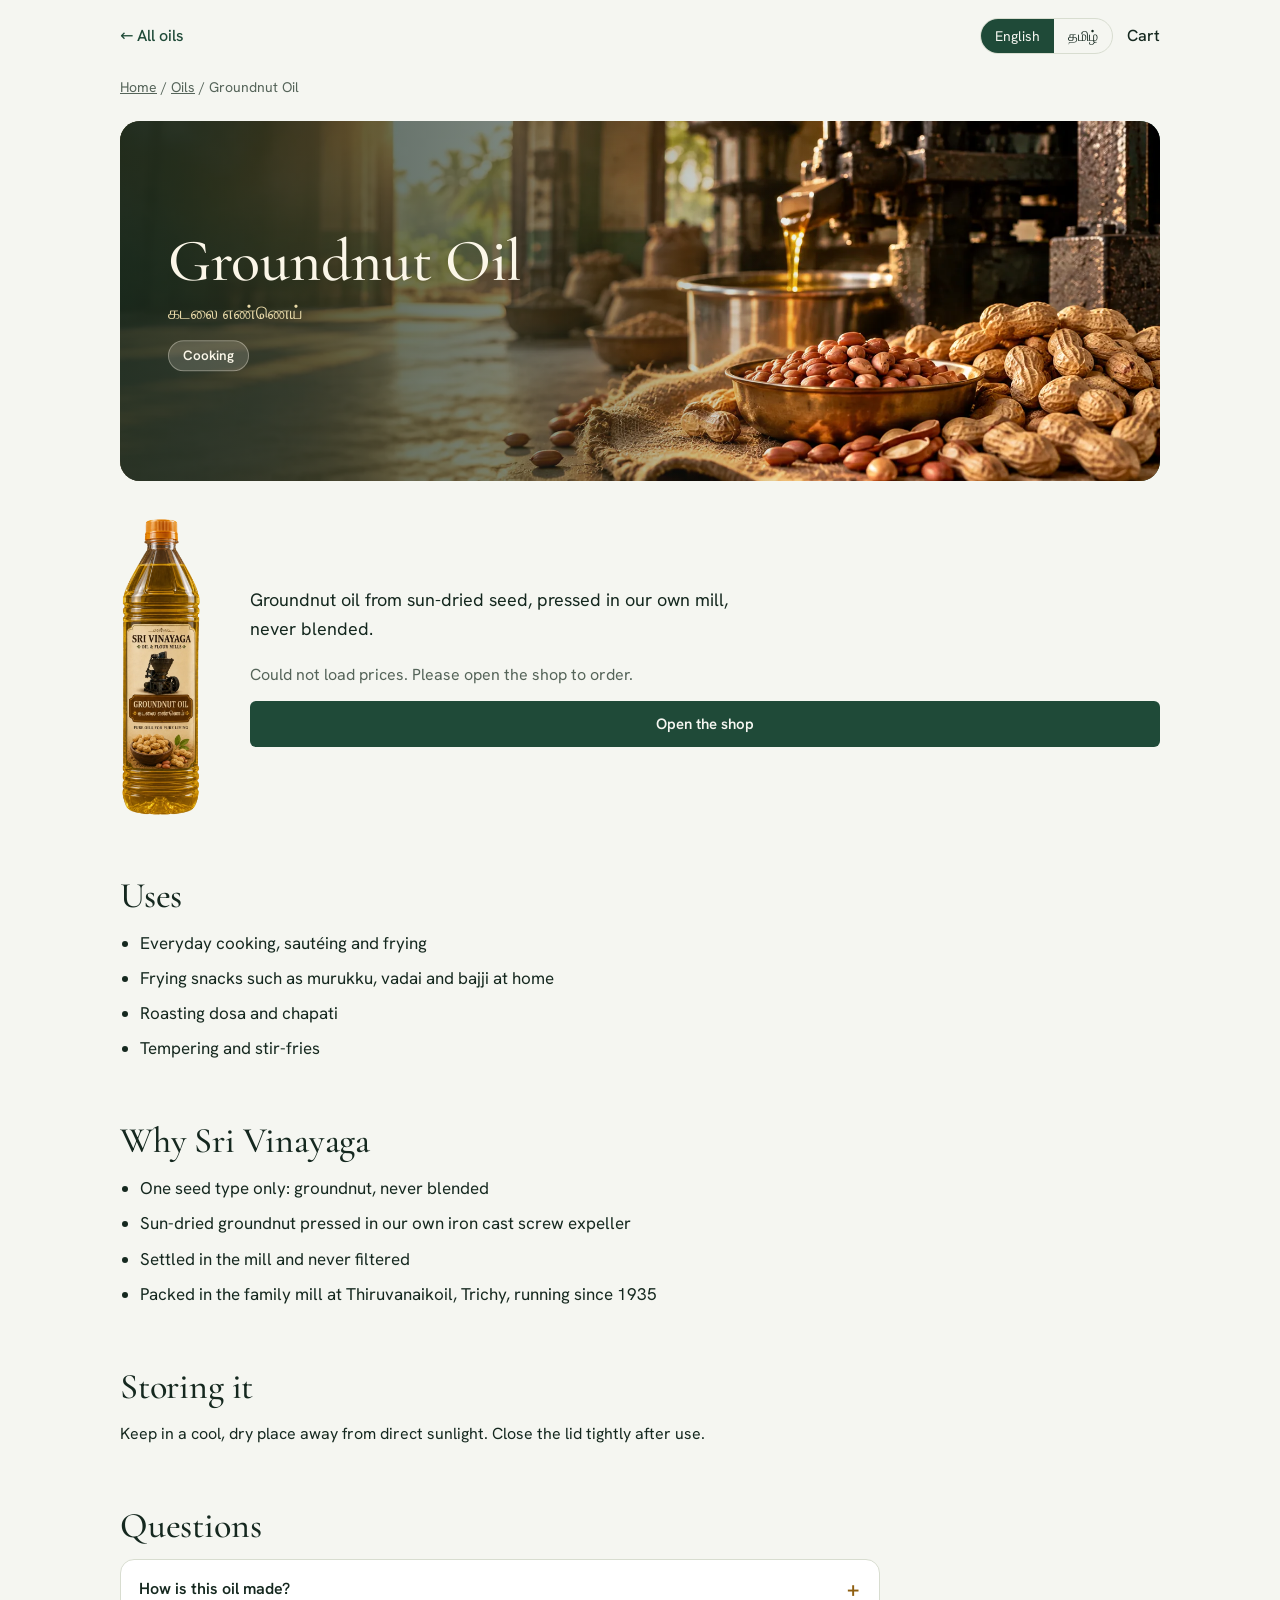
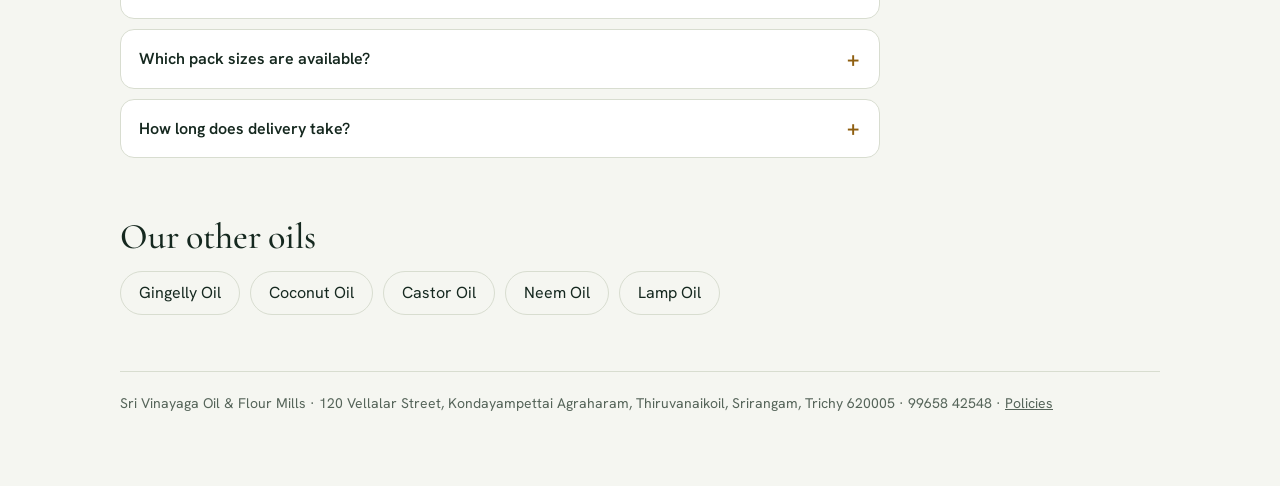
<file: p/groundnut-oil.html>
<!doctype html>
<html lang="en"><head><meta charset="utf-8"><meta name="viewport" content="width=device-width,initial-scale=1">
<title>Groundnut Oil (கடலை எண்ணெய்) | Sri Vinayaga Oil Mills</title>
<meta name="description" content="Groundnut oil from sun-dried seed, pressed in our own mill, never blended. From our family mill in Thiruvanaikoil, Trichy. Delivered across Tamil Nadu."><link rel="canonical" href="https://srivinayagaoilmills.github.io/p/groundnut-oil.html">
<meta name="theme-color" content="#1F4A38"><link rel="manifest" href="../manifest.webmanifest"><link rel="icon" type="image/png" href="../assets/favicon-64.png"><link rel="apple-touch-icon" href="../assets/favicon-192.png">
<meta property="og:type" content="product"><meta property="og:site_name" content="Sri Vinayaga Oil &amp; Flour Mills"><meta property="og:title" content="Groundnut Oil | Sri Vinayaga Oil &amp; Flour Mills"><meta property="og:description" content="Groundnut oil from sun-dried seed, pressed in our own mill, never blended."><meta property="og:url" content="https://srivinayagaoilmills.github.io/p/groundnut-oil.html"><meta property="og:image" content="https://srivinayagaoilmills.github.io/assets/banner-groundnut.webp"><meta name="twitter:card" content="summary_large_image">
<script>try{var l=localStorage.getItem("sv_lang");if(l==="ta"||l==="en")document.documentElement.lang=l;else if((navigator.language||"").toLowerCase().indexOf("ta")==0)document.documentElement.lang="ta";var th=localStorage.getItem("sv_theme");if(th)document.documentElement.setAttribute("data-theme",th)}catch(e){}</script>
<link rel="stylesheet" href="../css/style.css?v=20261013e"><link rel="stylesheet" href="../css/product.css?v=20261013e">
<script type="application/ld+json">{"@context": "https://schema.org", "@type": "Product", "name": "Groundnut Oil", "alternateName": ["கடலை எண்ணெய்", "Peanut oil"], "description": "Groundnut oil from sun-dried seed, pressed in our own mill, never blended.", "image": "https://srivinayagaoilmills.github.io/assets/product-groundnut.webp", "brand": {"@type": "Brand", "name": "Sri Vinayaga Oil & Flour Mills"}, "manufacturer": {"@type": "Organization", "name": "Sri Vinayaga Oil & Flour Mills"}, "url": "https://srivinayagaoilmills.github.io/p/groundnut-oil.html", "offers": [{"@type": "Offer", "name": "Groundnut Oil 500 ml", "price": "118", "priceCurrency": "INR", "availability": "https://schema.org/InStock", "itemCondition": "https://schema.org/NewCondition", "seller": {"@type": "Organization", "name": "Sri Vinayaga Oil & Flour Mills"}, "url": "https://srivinayagaoilmills.github.io/p/groundnut-oil.html"}, {"@type": "Offer", "name": "Groundnut Oil 1 L", "price": "235", "priceCurrency": "INR", "availability": "https://schema.org/InStock", "itemCondition": "https://schema.org/NewCondition", "seller": {"@type": "Organization", "name": "Sri Vinayaga Oil & Flour Mills"}, "url": "https://srivinayagaoilmills.github.io/p/groundnut-oil.html"}, {"@type": "Offer", "name": "Groundnut Oil 15 kg tin (tin included)", "price": "3700", "priceCurrency": "INR", "availability": "https://schema.org/InStock", "itemCondition": "https://schema.org/NewCondition", "seller": {"@type": "Organization", "name": "Sri Vinayaga Oil & Flour Mills"}, "url": "https://srivinayagaoilmills.github.io/p/groundnut-oil.html"}]}</script>
<script type="application/ld+json">{"@context": "https://schema.org", "@type": "BreadcrumbList", "itemListElement": [{"@type": "ListItem", "position": 1, "name": "Home", "item": "https://srivinayagaoilmills.github.io/"}, {"@type": "ListItem", "position": 2, "name": "Oils", "item": "https://srivinayagaoilmills.github.io/#oils"}, {"@type": "ListItem", "position": 3, "name": "Groundnut Oil", "item": "https://srivinayagaoilmills.github.io/p/groundnut-oil.html"}]}</script>
<script type="application/ld+json">{"@context": "https://schema.org", "@type": "FAQPage", "mainEntity": [{"@type": "Question", "name": "How is this oil made?", "acceptedAnswer": {"@type": "Answer", "text": "We dry groundnut in the sun and press it in our own iron cast screw expeller at the mill in Thiruvanaikoil. The oil is settled and not filtered, and it is never blended with another oil."}}, {"@type": "Question", "name": "Which pack sizes are available?", "acceptedAnswer": {"@type": "Answer", "text": "500 ml, 1 litre and a 15 kg tin (tin included). Large tins are for homes with big needs, hotels and temples; for bulk supply use the bulk enquiry form on our website."}}, {"@type": "Question", "name": "How long does delivery take?", "acceptedAnswer": {"@type": "Answer", "text": "Delivery takes 2 to 5 working days after dispatch, across Tamil Nadu. You can track the order on our website with the order number and your mobile number."}}]}</script>
</head>
<body class="pp">
<header class="pp-top"><a class="pp-back" href="../index.html#oils"><span class="en">← All oils</span><span class="ta">← அனைத்து எண்ணெய்கள்</span></a>
  <div class="pp-tools"><div class="lang" role="group" aria-label="Language"><button type="button" data-l="en">English</button><button type="button" data-l="ta">தமிழ்</button></div>
  <a class="pp-cart" href="../index.html#cart" aria-label="Cart"><span class="en">Cart</span><span class="ta">கூடை</span> <b id="ppN" hidden>0</b></a></div></header>
<main class="pp-main" data-slug="groundnut-oil">
<nav class="pp-crumb" aria-label="Breadcrumb"><a href="../index.html"><span class="en">Home</span><span class="ta">முகப்பு</span></a> / <a href="../index.html#oils"><span class="en">Oils</span><span class="ta">எண்ணெய்கள்</span></a> / <span><span class="en">Groundnut Oil</span><span class="ta">கடலை எண்ணெய்</span></span></nav>
<section class="pp-banner">
  <img src="../assets/banner-groundnut.webp" alt="Groundnut Oil seed and mill at Sri Vinayaga Oil &amp; Flour Mills, Thiruvanaikoil" width="2000" height="667" fetchpriority="high">
  <div class="pp-banner-txt"><h1><span class="en">Groundnut Oil</span><span class="ta">கடலை எண்ணெய்</span></h1>
    <p class="pp-alt"><span class="en">கடலை எண்ணெய்</span><span class="ta">Groundnut Oil</span></p>
    <span class="use"><span class="en">Cooking</span><span class="ta">சமையலுக்கு</span></span></div>
</section>
<section class="pp-hero">
  <div class="pp-pic"><img src="../assets/product-groundnut.webp" alt="Groundnut Oil (கடலை எண்ணெய்) bottle from Sri Vinayaga Oil &amp; Flour Mills" width="100" height="300"></div>
  <div class="pp-info">
    <p class="pp-blurb"><span class="en">Groundnut oil from sun-dried seed, pressed in our own mill, never blended.</span><span class="ta">வெயிலில் உலர்த்திய நிலக்கடலையிலிருந்து எங்கள் மில்லிலேயே பிழிந்த எண்ணெய். கலப்பில்லை.</span></p>
    <div class="pp-buy" id="ppBuy"><p class="pp-wait"><span class="en">Loading sizes and prices…</span><span class="ta">அளவுகள், விலைகள் ஏற்றப்படுகின்றன…</span></p>
      <noscript><a class="btn" href="../index.html#p-groundnut-oil"><span class="en">Order in the shop</span><span class="ta">கடையில் ஆர்டர் செய்</span></a></noscript></div>
  </div>
</section>
<section class="pp-sec"><h2><span class="en">Uses</span><span class="ta">பயன்பாடுகள்</span></h2><ul class="pp-list"><li><span class="en">Everyday cooking, sautéing and frying</span><span class="ta">அன்றாட சமையல், வதக்குதல், பொரித்தல்</span></li><li><span class="en">Frying snacks such as murukku, vadai and bajji at home</span><span class="ta">வீட்டில் முறுக்கு, வடை, பஜ்ஜி போன்ற பலகாரங்கள் பொரிக்க</span></li><li><span class="en">Roasting dosa and chapati</span><span class="ta">தோசை, சப்பாத்தி சுட</span></li><li><span class="en">Tempering and stir-fries</span><span class="ta">தாளிப்பு, பொரியல்</span></li></ul></section>
<section class="pp-sec"><h2><span class="en">Why Sri Vinayaga</span><span class="ta">ஏன் ஸ்ரீ விநாயகா</span></h2><ul class="pp-list"><li><span class="en">One seed type only: groundnut, never blended</span><span class="ta">ஒரே வகை விதை: நிலக்கடலை மட்டும், கலப்பில்லை</span></li><li><span class="en">Sun-dried groundnut pressed in our own iron cast screw expeller</span><span class="ta">வெயிலில் உலர்த்திய நிலக்கடலையை எங்கள் இரும்பு வார்ப்பு ஸ்க்ரூ எக்ஸ்பெல்லரில் பிழிகிறோம்</span></li><li><span class="en">Settled in the mill and never filtered</span><span class="ta">மில்லில் தெளிய வைத்து, வடிகட்டாமல் தருகிறோம்</span></li><li><span class="en">Packed in the family mill at Thiruvanaikoil, Trichy, running since 1935</span><span class="ta">1935 முதல் இயங்கும் குடும்ப மில்லில், திருவானைக்கோவில், திருச்சியில் பாட்டிலிடப்படுகிறது</span></li></ul></section>
<section class="pp-sec"><h2><span class="en">Storing it</span><span class="ta">சேமிப்பு</span></h2><p><span class="en">Keep in a cool, dry place away from direct sunlight. Close the lid tightly after use.</span><span class="ta">நேரடி சூரிய ஒளி படாத குளிர்ந்த, உலர்ந்த இடத்தில் வைக்கவும். பயன்படுத்திய பின் மூடியை இறுக்கமாக மூடவும்.</span></p></section>
<section class="pp-sec"><h2><span class="en">Questions</span><span class="ta">கேள்விகள்</span></h2><div class="faq"><details class="faq-i"><summary><span class="en">How is this oil made?</span><span class="ta">இந்த எண்ணெய் எப்படி தயாரிக்கப்படுகிறது?</span></summary><p><span class="en">We dry groundnut in the sun and press it in our own iron cast screw expeller at the mill in Thiruvanaikoil. The oil is settled and not filtered, and it is never blended with another oil.</span><span class="ta">நிலக்கடலையை வெயிலில் உலர்த்தி, திருவானைக்கோவில் மில்லில் எங்கள் இரும்பு வார்ப்பு ஸ்க்ரூ எக்ஸ்பெல்லரில் பிழிகிறோம். எண்ணெய் தெளிய வைக்கப்படுகிறது, வடிகட்டப்படுவதில்லை; வேறு எண்ணெயுடன் கலக்கப்படுவதில்லை.</span></p></details><details class="faq-i"><summary><span class="en">Which pack sizes are available?</span><span class="ta">எந்தெந்த அளவுகளில் கிடைக்கும்?</span></summary><p><span class="en">500 ml, 1 litre and a 15 kg tin (tin included). Large tins are for homes with big needs, hotels and temples; for bulk supply use the bulk enquiry form on our website.</span><span class="ta">500 மி.லி, 1 லிட்டர் மற்றும் 15 கிலோ டின் (டின் உட்பட). பெரிய டின்கள் அதிக தேவையுள்ள வீடுகள், ஹோட்டல்கள், கோயில்களுக்கு ஏற்றவை; மொத்த விநியோகத்திற்கு எங்கள் இணையதளத்தின் மொத்த விசாரணைப் படிவத்தைப் பயன்படுத்துங்கள்.</span></p></details><details class="faq-i"><summary><span class="en">How long does delivery take?</span><span class="ta">டெலிவரிக்கு எவ்வளவு நாட்கள் ஆகும்?</span></summary><p><span class="en">Delivery takes 2 to 5 working days after dispatch, across Tamil Nadu. You can track the order on our website with the order number and your mobile number.</span><span class="ta">அனுப்பிய பின் 2 முதல் 5 வேலை நாட்களில் தமிழ்நாடு முழுவதும் டெலிவரி ஆகும். ஆர்டர் எண்ணும் மொபைல் எண்ணும் கொண்டு எங்கள் இணையதளத்தில் கண்காணிக்கலாம்.</span></p></details></div></section>
<section class="pp-sec"><h2><span class="en">Our other oils</span><span class="ta">எங்கள் மற்ற எண்ணெய்கள்</span></h2><p class="pp-others"><a href="gingelly-oil.html"><span class="en">Gingelly Oil</span><span class="ta">நல்லெண்ணெய்</span></a><a href="coconut-oil.html"><span class="en">Coconut Oil</span><span class="ta">தேங்காய் எண்ணெய்</span></a><a href="castor-oil.html"><span class="en">Castor Oil</span><span class="ta">விளக்கெண்ணெய்</span></a><a href="neem-oil.html"><span class="en">Neem Oil</span><span class="ta">வேப்ப எண்ணெய்</span></a><a href="lamp-oil.html"><span class="en">Lamp Oil</span><span class="ta">தீப எண்ணெய்</span></a></p></section>
<p class="pp-foot">Sri Vinayaga Oil &amp; Flour Mills · 120 Vellalar Street, Kondayampettai Agraharam, Thiruvanaikoil, Srirangam, Trichy 620005 · 99658 42548 · <a href="../policies.html"><span class="en">Policies</span><span class="ta">கொள்கைகள்</span></a></p>
</main>
<script src="../js/vendor/supabase.min.js"></script><script src="../js/config.js?v=20261013e"></script><script src="../js/product.js?v=20261013e"></script>
</body></html>
</file>
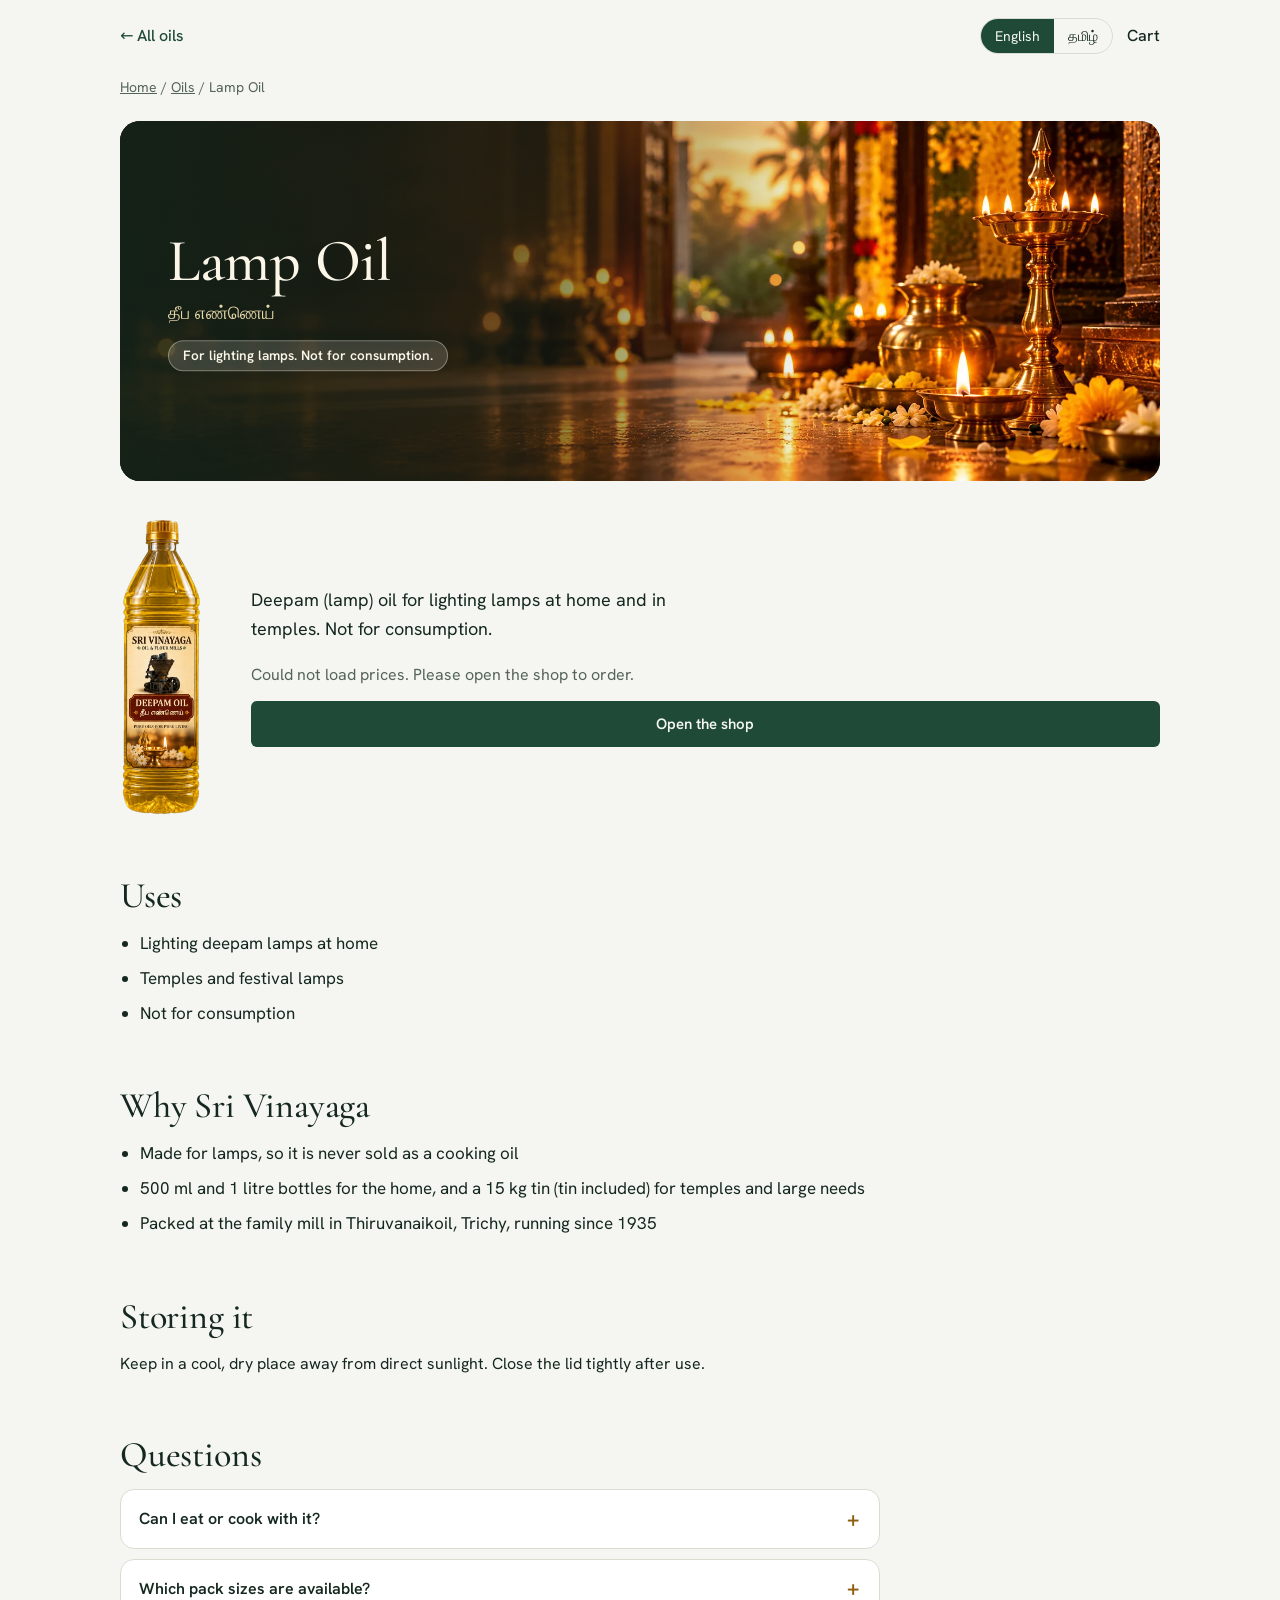
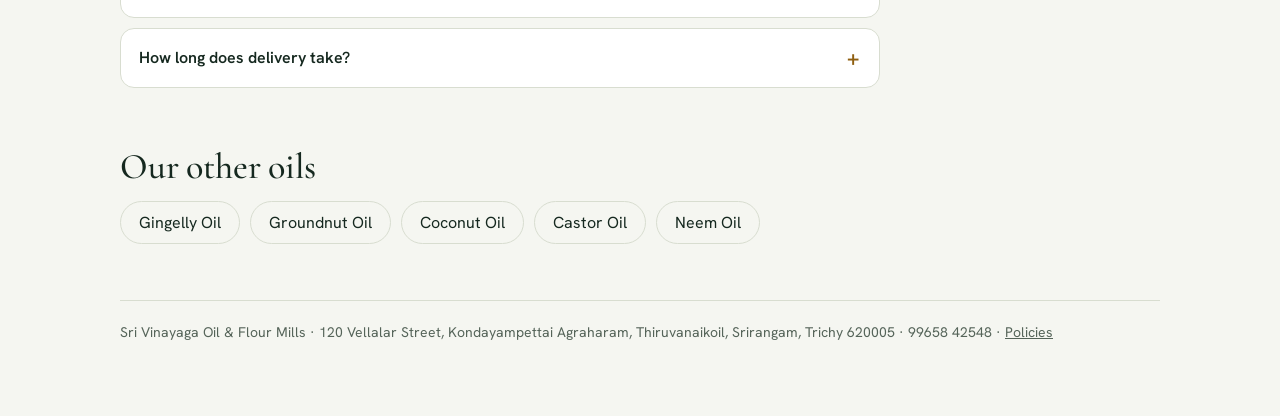
<file: p/lamp-oil.html>
<!doctype html>
<html lang="en"><head><meta charset="utf-8"><meta name="viewport" content="width=device-width,initial-scale=1">
<title>Lamp Oil (தீப எண்ணெய்) | Sri Vinayaga Oil Mills</title>
<meta name="description" content="Deepam (lamp) oil for lighting lamps at home and in temples. Not for consumption. From our family mill in Thiruvanaikoil, Trichy. Delivered across Tamil Nadu."><link rel="canonical" href="https://srivinayagaoilmills.github.io/p/lamp-oil.html">
<meta name="theme-color" content="#1F4A38"><link rel="manifest" href="../manifest.webmanifest"><link rel="icon" type="image/png" href="../assets/favicon-64.png"><link rel="apple-touch-icon" href="../assets/favicon-192.png">
<meta property="og:type" content="product"><meta property="og:site_name" content="Sri Vinayaga Oil &amp; Flour Mills"><meta property="og:title" content="Lamp Oil | Sri Vinayaga Oil &amp; Flour Mills"><meta property="og:description" content="Deepam (lamp) oil for lighting lamps at home and in temples. Not for consumption."><meta property="og:url" content="https://srivinayagaoilmills.github.io/p/lamp-oil.html"><meta property="og:image" content="https://srivinayagaoilmills.github.io/assets/banner-lamp.webp"><meta name="twitter:card" content="summary_large_image">
<script>try{var l=localStorage.getItem("sv_lang");if(l==="ta"||l==="en")document.documentElement.lang=l;else if((navigator.language||"").toLowerCase().indexOf("ta")==0)document.documentElement.lang="ta";var th=localStorage.getItem("sv_theme");if(th)document.documentElement.setAttribute("data-theme",th)}catch(e){}</script>
<link rel="stylesheet" href="../css/style.css?v=20261013e"><link rel="stylesheet" href="../css/product.css?v=20261013e">
<script type="application/ld+json">{"@context": "https://schema.org", "@type": "Product", "name": "Lamp Oil", "alternateName": ["தீப எண்ணெய்", "Deepam oil"], "description": "Deepam (lamp) oil for lighting lamps at home and in temples. Not for consumption.", "image": "https://srivinayagaoilmills.github.io/assets/product-lamp.webp", "brand": {"@type": "Brand", "name": "Sri Vinayaga Oil & Flour Mills"}, "manufacturer": {"@type": "Organization", "name": "Sri Vinayaga Oil & Flour Mills"}, "url": "https://srivinayagaoilmills.github.io/p/lamp-oil.html", "offers": [{"@type": "Offer", "name": "Lamp Oil 500 ml", "price": "88", "priceCurrency": "INR", "availability": "https://schema.org/InStock", "itemCondition": "https://schema.org/NewCondition", "seller": {"@type": "Organization", "name": "Sri Vinayaga Oil & Flour Mills"}, "url": "https://srivinayagaoilmills.github.io/p/lamp-oil.html"}, {"@type": "Offer", "name": "Lamp Oil 1 L", "price": "175", "priceCurrency": "INR", "availability": "https://schema.org/InStock", "itemCondition": "https://schema.org/NewCondition", "seller": {"@type": "Organization", "name": "Sri Vinayaga Oil & Flour Mills"}, "url": "https://srivinayagaoilmills.github.io/p/lamp-oil.html"}, {"@type": "Offer", "name": "Lamp Oil 15 kg tin (tin included)", "price": "2600", "priceCurrency": "INR", "availability": "https://schema.org/InStock", "itemCondition": "https://schema.org/NewCondition", "seller": {"@type": "Organization", "name": "Sri Vinayaga Oil & Flour Mills"}, "url": "https://srivinayagaoilmills.github.io/p/lamp-oil.html"}]}</script>
<script type="application/ld+json">{"@context": "https://schema.org", "@type": "BreadcrumbList", "itemListElement": [{"@type": "ListItem", "position": 1, "name": "Home", "item": "https://srivinayagaoilmills.github.io/"}, {"@type": "ListItem", "position": 2, "name": "Oils", "item": "https://srivinayagaoilmills.github.io/#oils"}, {"@type": "ListItem", "position": 3, "name": "Lamp Oil", "item": "https://srivinayagaoilmills.github.io/p/lamp-oil.html"}]}</script>
<script type="application/ld+json">{"@context": "https://schema.org", "@type": "FAQPage", "mainEntity": [{"@type": "Question", "name": "Can I eat or cook with it?", "acceptedAnswer": {"@type": "Answer", "text": "No. Lamp oil is only for lighting lamps and is not for consumption."}}, {"@type": "Question", "name": "Which pack sizes are available?", "acceptedAnswer": {"@type": "Answer", "text": "500 ml and 1 litre bottles, and a 15 kg tin (tin included). For bulk supply to temples use the bulk enquiry form on our website."}}, {"@type": "Question", "name": "How long does delivery take?", "acceptedAnswer": {"@type": "Answer", "text": "Delivery takes 2 to 5 working days after dispatch, across Tamil Nadu."}}]}</script>
</head>
<body class="pp">
<header class="pp-top"><a class="pp-back" href="../index.html#oils"><span class="en">← All oils</span><span class="ta">← அனைத்து எண்ணெய்கள்</span></a>
  <div class="pp-tools"><div class="lang" role="group" aria-label="Language"><button type="button" data-l="en">English</button><button type="button" data-l="ta">தமிழ்</button></div>
  <a class="pp-cart" href="../index.html#cart" aria-label="Cart"><span class="en">Cart</span><span class="ta">கூடை</span> <b id="ppN" hidden>0</b></a></div></header>
<main class="pp-main" data-slug="lamp-oil">
<nav class="pp-crumb" aria-label="Breadcrumb"><a href="../index.html"><span class="en">Home</span><span class="ta">முகப்பு</span></a> / <a href="../index.html#oils"><span class="en">Oils</span><span class="ta">எண்ணெய்கள்</span></a> / <span><span class="en">Lamp Oil</span><span class="ta">தீப எண்ணெய்</span></span></nav>
<section class="pp-banner">
  <img src="../assets/banner-lamp.webp" alt="Lamp Oil seed and mill at Sri Vinayaga Oil &amp; Flour Mills, Thiruvanaikoil" width="2000" height="667" fetchpriority="high">
  <div class="pp-banner-txt"><h1><span class="en">Lamp Oil</span><span class="ta">தீப எண்ணெய்</span></h1>
    <p class="pp-alt"><span class="en">தீப எண்ணெய்</span><span class="ta">Lamp Oil</span></p>
    <span class="use"><span class="en">For lighting lamps. Not for consumption.</span><span class="ta">விளக்கு ஏற்ற மட்டும். உட்கொள்ள வேண்டாம்.</span></span></div>
</section>
<section class="pp-hero">
  <div class="pp-pic"><img src="../assets/product-lamp.webp" alt="Lamp Oil (தீப எண்ணெய்) bottle from Sri Vinayaga Oil &amp; Flour Mills" width="100" height="300"></div>
  <div class="pp-info">
    <p class="pp-blurb"><span class="en">Deepam (lamp) oil for lighting lamps at home and in temples. Not for consumption.</span><span class="ta">வீடுகளிலும் கோயில்களிலும் விளக்கு ஏற்றுவதற்கான தீப எண்ணெய். உட்கொள்ள வேண்டாம்.</span></p>
    <div class="pp-buy" id="ppBuy"><p class="pp-wait"><span class="en">Loading sizes and prices…</span><span class="ta">அளவுகள், விலைகள் ஏற்றப்படுகின்றன…</span></p>
      <noscript><a class="btn" href="../index.html#p-lamp-oil"><span class="en">Order in the shop</span><span class="ta">கடையில் ஆர்டர் செய்</span></a></noscript></div>
  </div>
</section>
<section class="pp-sec"><h2><span class="en">Uses</span><span class="ta">பயன்பாடுகள்</span></h2><ul class="pp-list"><li><span class="en">Lighting deepam lamps at home</span><span class="ta">வீட்டில் தீபம் ஏற்ற</span></li><li><span class="en">Temples and festival lamps</span><span class="ta">கோயில்கள் மற்றும் திருவிழா விளக்குகளுக்கு</span></li><li><span class="en">Not for consumption</span><span class="ta">உட்கொள்ள வேண்டாம்</span></li></ul></section>
<section class="pp-sec"><h2><span class="en">Why Sri Vinayaga</span><span class="ta">ஏன் ஸ்ரீ விநாயகா</span></h2><ul class="pp-list"><li><span class="en">Made for lamps, so it is never sold as a cooking oil</span><span class="ta">விளக்குகளுக்காக மட்டும் தயாரிக்கப்பட்டது; சமையல் எண்ணெயாக விற்கப்படுவதில்லை</span></li><li><span class="en">500 ml and 1 litre bottles for the home, and a 15 kg tin (tin included) for temples and large needs</span><span class="ta">வீட்டிற்கு 500 மி.லி, 1 லிட்டர் பாட்டில்கள்; கோயில்கள் மற்றும் பெரிய தேவைக்கு 15 கிலோ டின் (டின் உட்பட)</span></li><li><span class="en">Packed at the family mill in Thiruvanaikoil, Trichy, running since 1935</span><span class="ta">1935 முதல் இயங்கும் குடும்ப மில்லில், திருவானைக்கோவில், திருச்சியில் பாட்டிலிடப்படுகிறது</span></li></ul></section>
<section class="pp-sec"><h2><span class="en">Storing it</span><span class="ta">சேமிப்பு</span></h2><p><span class="en">Keep in a cool, dry place away from direct sunlight. Close the lid tightly after use.</span><span class="ta">நேரடி சூரிய ஒளி படாத குளிர்ந்த, உலர்ந்த இடத்தில் வைக்கவும். பயன்படுத்திய பின் மூடியை இறுக்கமாக மூடவும்.</span></p></section>
<section class="pp-sec"><h2><span class="en">Questions</span><span class="ta">கேள்விகள்</span></h2><div class="faq"><details class="faq-i"><summary><span class="en">Can I eat or cook with it?</span><span class="ta">உண்ணவோ சமைக்கவோ பயன்படுத்தலாமா?</span></summary><p><span class="en">No. Lamp oil is only for lighting lamps and is not for consumption.</span><span class="ta">வேண்டாம். தீப எண்ணெய் விளக்கு ஏற்ற மட்டுமே; உட்கொள்ள வேண்டாம்.</span></p></details><details class="faq-i"><summary><span class="en">Which pack sizes are available?</span><span class="ta">எந்தெந்த அளவுகளில் கிடைக்கும்?</span></summary><p><span class="en">500 ml and 1 litre bottles, and a 15 kg tin (tin included). For bulk supply to temples use the bulk enquiry form on our website.</span><span class="ta">500 மி.லி, 1 லிட்டர் பாட்டில்கள் மற்றும் 15 கிலோ டின் (டின் உட்பட). கோயில்களுக்கு மொத்த விநியோகத்திற்கு எங்கள் இணையதளத்தின் மொத்த விசாரணைப் படிவத்தைப் பயன்படுத்துங்கள்.</span></p></details><details class="faq-i"><summary><span class="en">How long does delivery take?</span><span class="ta">டெலிவரிக்கு எவ்வளவு நாட்கள் ஆகும்?</span></summary><p><span class="en">Delivery takes 2 to 5 working days after dispatch, across Tamil Nadu.</span><span class="ta">அனுப்பிய பின் 2 முதல் 5 வேலை நாட்களில் தமிழ்நாடு முழுவதும் டெலிவரி ஆகும்.</span></p></details></div></section>
<section class="pp-sec"><h2><span class="en">Our other oils</span><span class="ta">எங்கள் மற்ற எண்ணெய்கள்</span></h2><p class="pp-others"><a href="gingelly-oil.html"><span class="en">Gingelly Oil</span><span class="ta">நல்லெண்ணெய்</span></a><a href="groundnut-oil.html"><span class="en">Groundnut Oil</span><span class="ta">கடலை எண்ணெய்</span></a><a href="coconut-oil.html"><span class="en">Coconut Oil</span><span class="ta">தேங்காய் எண்ணெய்</span></a><a href="castor-oil.html"><span class="en">Castor Oil</span><span class="ta">விளக்கெண்ணெய்</span></a><a href="neem-oil.html"><span class="en">Neem Oil</span><span class="ta">வேப்ப எண்ணெய்</span></a></p></section>
<p class="pp-foot">Sri Vinayaga Oil &amp; Flour Mills · 120 Vellalar Street, Kondayampettai Agraharam, Thiruvanaikoil, Srirangam, Trichy 620005 · 99658 42548 · <a href="../policies.html"><span class="en">Policies</span><span class="ta">கொள்கைகள்</span></a></p>
</main>
<script src="../js/vendor/supabase.min.js"></script><script src="../js/config.js?v=20261013e"></script><script src="../js/product.js?v=20261013e"></script>
</body></html>
</file>
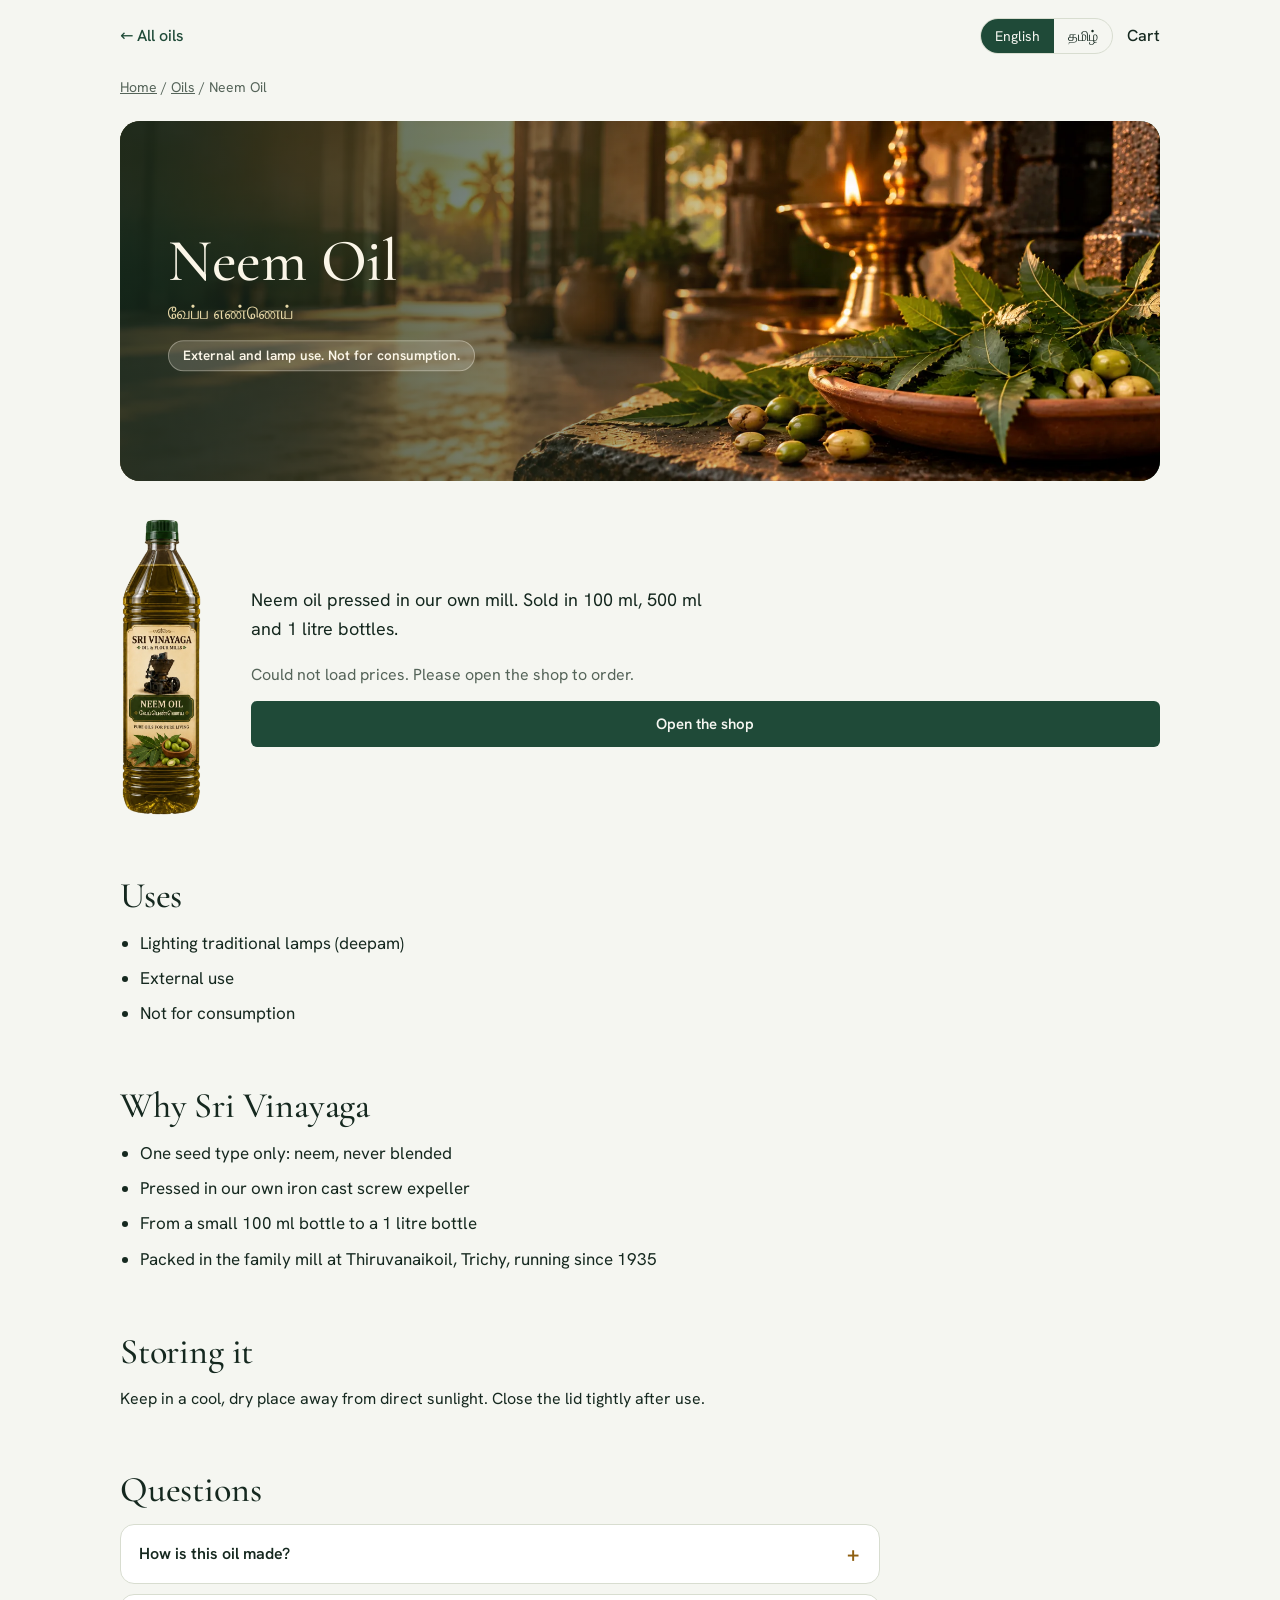
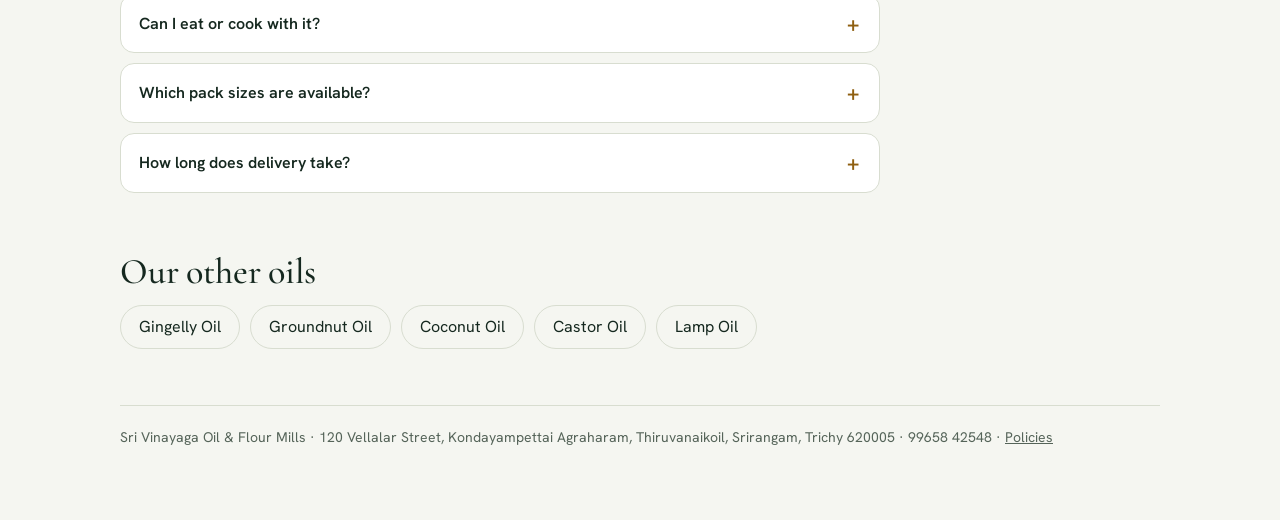
<file: p/neem-oil.html>
<!doctype html>
<html lang="en"><head><meta charset="utf-8"><meta name="viewport" content="width=device-width,initial-scale=1">
<title>Neem Oil (வேப்ப எண்ணெய்) | Sri Vinayaga Oil Mills</title>
<meta name="description" content="Neem oil pressed in our own mill. Sold in 100 ml, 500 ml and 1 litre bottles. From our family mill in Thiruvanaikoil, Trichy. Delivered across Tamil Nadu."><link rel="canonical" href="https://srivinayagaoilmills.github.io/p/neem-oil.html">
<meta name="theme-color" content="#1F4A38"><link rel="manifest" href="../manifest.webmanifest"><link rel="icon" type="image/png" href="../assets/favicon-64.png"><link rel="apple-touch-icon" href="../assets/favicon-192.png">
<meta property="og:type" content="product"><meta property="og:site_name" content="Sri Vinayaga Oil &amp; Flour Mills"><meta property="og:title" content="Neem Oil | Sri Vinayaga Oil &amp; Flour Mills"><meta property="og:description" content="Neem oil pressed in our own mill. Sold in 100 ml, 500 ml and 1 litre bottles."><meta property="og:url" content="https://srivinayagaoilmills.github.io/p/neem-oil.html"><meta property="og:image" content="https://srivinayagaoilmills.github.io/assets/banner-neem.webp"><meta name="twitter:card" content="summary_large_image">
<script>try{var l=localStorage.getItem("sv_lang");if(l==="ta"||l==="en")document.documentElement.lang=l;else if((navigator.language||"").toLowerCase().indexOf("ta")==0)document.documentElement.lang="ta";var th=localStorage.getItem("sv_theme");if(th)document.documentElement.setAttribute("data-theme",th)}catch(e){}</script>
<link rel="stylesheet" href="../css/style.css?v=20261013e"><link rel="stylesheet" href="../css/product.css?v=20261013e">
<script type="application/ld+json">{"@context": "https://schema.org", "@type": "Product", "name": "Neem Oil", "alternateName": ["வேப்ப எண்ணெய்", "Vepennai"], "description": "Neem oil pressed in our own mill. Sold in 100 ml, 500 ml and 1 litre bottles.", "image": "https://srivinayagaoilmills.github.io/assets/product-neem.webp", "brand": {"@type": "Brand", "name": "Sri Vinayaga Oil & Flour Mills"}, "manufacturer": {"@type": "Organization", "name": "Sri Vinayaga Oil & Flour Mills"}, "url": "https://srivinayagaoilmills.github.io/p/neem-oil.html", "offers": [{"@type": "Offer", "name": "Neem Oil 100 ml", "price": "30", "priceCurrency": "INR", "availability": "https://schema.org/InStock", "itemCondition": "https://schema.org/NewCondition", "seller": {"@type": "Organization", "name": "Sri Vinayaga Oil & Flour Mills"}, "url": "https://srivinayagaoilmills.github.io/p/neem-oil.html"}, {"@type": "Offer", "name": "Neem Oil 500 ml", "price": "130", "priceCurrency": "INR", "availability": "https://schema.org/InStock", "itemCondition": "https://schema.org/NewCondition", "seller": {"@type": "Organization", "name": "Sri Vinayaga Oil & Flour Mills"}, "url": "https://srivinayagaoilmills.github.io/p/neem-oil.html"}, {"@type": "Offer", "name": "Neem Oil 1 L", "price": "260", "priceCurrency": "INR", "availability": "https://schema.org/InStock", "itemCondition": "https://schema.org/NewCondition", "seller": {"@type": "Organization", "name": "Sri Vinayaga Oil & Flour Mills"}, "url": "https://srivinayagaoilmills.github.io/p/neem-oil.html"}]}</script>
<script type="application/ld+json">{"@context": "https://schema.org", "@type": "BreadcrumbList", "itemListElement": [{"@type": "ListItem", "position": 1, "name": "Home", "item": "https://srivinayagaoilmills.github.io/"}, {"@type": "ListItem", "position": 2, "name": "Oils", "item": "https://srivinayagaoilmills.github.io/#oils"}, {"@type": "ListItem", "position": 3, "name": "Neem Oil", "item": "https://srivinayagaoilmills.github.io/p/neem-oil.html"}]}</script>
<script type="application/ld+json">{"@context": "https://schema.org", "@type": "FAQPage", "mainEntity": [{"@type": "Question", "name": "How is this oil made?", "acceptedAnswer": {"@type": "Answer", "text": "We press neem seed in our own iron cast screw expeller at the mill in Thiruvanaikoil. It is never blended."}}, {"@type": "Question", "name": "Can I eat or cook with it?", "acceptedAnswer": {"@type": "Answer", "text": "No. Neem oil is for external and lamp use only and is not for consumption."}}, {"@type": "Question", "name": "Which pack sizes are available?", "acceptedAnswer": {"@type": "Answer", "text": "100 ml, 500 ml and 1 litre bottles."}}, {"@type": "Question", "name": "How long does delivery take?", "acceptedAnswer": {"@type": "Answer", "text": "Delivery takes 2 to 5 working days after dispatch, across Tamil Nadu."}}]}</script>
</head>
<body class="pp">
<header class="pp-top"><a class="pp-back" href="../index.html#oils"><span class="en">← All oils</span><span class="ta">← அனைத்து எண்ணெய்கள்</span></a>
  <div class="pp-tools"><div class="lang" role="group" aria-label="Language"><button type="button" data-l="en">English</button><button type="button" data-l="ta">தமிழ்</button></div>
  <a class="pp-cart" href="../index.html#cart" aria-label="Cart"><span class="en">Cart</span><span class="ta">கூடை</span> <b id="ppN" hidden>0</b></a></div></header>
<main class="pp-main" data-slug="neem-oil">
<nav class="pp-crumb" aria-label="Breadcrumb"><a href="../index.html"><span class="en">Home</span><span class="ta">முகப்பு</span></a> / <a href="../index.html#oils"><span class="en">Oils</span><span class="ta">எண்ணெய்கள்</span></a> / <span><span class="en">Neem Oil</span><span class="ta">வேப்ப எண்ணெய்</span></span></nav>
<section class="pp-banner">
  <img src="../assets/banner-neem.webp" alt="Neem Oil seed and mill at Sri Vinayaga Oil &amp; Flour Mills, Thiruvanaikoil" width="2000" height="667" fetchpriority="high">
  <div class="pp-banner-txt"><h1><span class="en">Neem Oil</span><span class="ta">வேப்ப எண்ணெய்</span></h1>
    <p class="pp-alt"><span class="en">வேப்ப எண்ணெய்</span><span class="ta">Neem Oil</span></p>
    <span class="use"><span class="en">External and lamp use. Not for consumption.</span><span class="ta">வெளிப்பூச்சு மற்றும் விளக்கு பயன்பாடு. உட்கொள்ள வேண்டாம்.</span></span></div>
</section>
<section class="pp-hero">
  <div class="pp-pic"><img src="../assets/product-neem.webp" alt="Neem Oil (வேப்ப எண்ணெய்) bottle from Sri Vinayaga Oil &amp; Flour Mills" width="100" height="300"></div>
  <div class="pp-info">
    <p class="pp-blurb"><span class="en">Neem oil pressed in our own mill. Sold in 100 ml, 500 ml and 1 litre bottles.</span><span class="ta">எங்கள் மில்லிலேயே பிழிந்த வேப்ப எண்ணெய். 100 மி.லி, 500 மி.லி மற்றும் 1 லிட்டர் பாட்டில்களில் கிடைக்கும்.</span></p>
    <div class="pp-buy" id="ppBuy"><p class="pp-wait"><span class="en">Loading sizes and prices…</span><span class="ta">அளவுகள், விலைகள் ஏற்றப்படுகின்றன…</span></p>
      <noscript><a class="btn" href="../index.html#p-neem-oil"><span class="en">Order in the shop</span><span class="ta">கடையில் ஆர்டர் செய்</span></a></noscript></div>
  </div>
</section>
<section class="pp-sec"><h2><span class="en">Uses</span><span class="ta">பயன்பாடுகள்</span></h2><ul class="pp-list"><li><span class="en">Lighting traditional lamps (deepam)</span><span class="ta">பாரம்பரிய விளக்கு ஏற்ற</span></li><li><span class="en">External use</span><span class="ta">வெளிப்பூச்சு பயன்பாடு</span></li><li><span class="en">Not for consumption</span><span class="ta">உட்கொள்ள வேண்டாம்</span></li></ul></section>
<section class="pp-sec"><h2><span class="en">Why Sri Vinayaga</span><span class="ta">ஏன் ஸ்ரீ விநாயகா</span></h2><ul class="pp-list"><li><span class="en">One seed type only: neem, never blended</span><span class="ta">ஒரே வகை விதை: வேம்பு மட்டும், கலப்பில்லை</span></li><li><span class="en">Pressed in our own iron cast screw expeller</span><span class="ta">எங்கள் இரும்பு வார்ப்பு ஸ்க்ரூ எக்ஸ்பெல்லரில் பிழிகிறோம்</span></li><li><span class="en">From a small 100 ml bottle to a 1 litre bottle</span><span class="ta">சிறிய 100 மி.லி பாட்டில் முதல் 1 லிட்டர் பாட்டில் வரை</span></li><li><span class="en">Packed in the family mill at Thiruvanaikoil, Trichy, running since 1935</span><span class="ta">1935 முதல் இயங்கும் குடும்ப மில்லில், திருவானைக்கோவில், திருச்சியில் பாட்டிலிடப்படுகிறது</span></li></ul></section>
<section class="pp-sec"><h2><span class="en">Storing it</span><span class="ta">சேமிப்பு</span></h2><p><span class="en">Keep in a cool, dry place away from direct sunlight. Close the lid tightly after use.</span><span class="ta">நேரடி சூரிய ஒளி படாத குளிர்ந்த, உலர்ந்த இடத்தில் வைக்கவும். பயன்படுத்திய பின் மூடியை இறுக்கமாக மூடவும்.</span></p></section>
<section class="pp-sec"><h2><span class="en">Questions</span><span class="ta">கேள்விகள்</span></h2><div class="faq"><details class="faq-i"><summary><span class="en">How is this oil made?</span><span class="ta">இந்த எண்ணெய் எப்படி தயாரிக்கப்படுகிறது?</span></summary><p><span class="en">We press neem seed in our own iron cast screw expeller at the mill in Thiruvanaikoil. It is never blended.</span><span class="ta">வேப்ப விதையை திருவானைக்கோவில் மில்லில் எங்கள் இரும்பு வார்ப்பு ஸ்க்ரூ எக்ஸ்பெல்லரில் பிழிகிறோம். கலப்பில்லை.</span></p></details><details class="faq-i"><summary><span class="en">Can I eat or cook with it?</span><span class="ta">உண்ணவோ சமைக்கவோ பயன்படுத்தலாமா?</span></summary><p><span class="en">No. Neem oil is for external and lamp use only and is not for consumption.</span><span class="ta">வேண்டாம். வேப்ப எண்ணெய் வெளிப்பூச்சு மற்றும் விளக்கு பயன்பாட்டிற்கு மட்டுமே; உட்கொள்ள வேண்டாம்.</span></p></details><details class="faq-i"><summary><span class="en">Which pack sizes are available?</span><span class="ta">எந்தெந்த அளவுகளில் கிடைக்கும்?</span></summary><p><span class="en">100 ml, 500 ml and 1 litre bottles.</span><span class="ta">100 மி.லி, 500 மி.லி மற்றும் 1 லிட்டர் பாட்டில்கள்.</span></p></details><details class="faq-i"><summary><span class="en">How long does delivery take?</span><span class="ta">டெலிவரிக்கு எவ்வளவு நாட்கள் ஆகும்?</span></summary><p><span class="en">Delivery takes 2 to 5 working days after dispatch, across Tamil Nadu.</span><span class="ta">அனுப்பிய பின் 2 முதல் 5 வேலை நாட்களில் தமிழ்நாடு முழுவதும் டெலிவரி ஆகும்.</span></p></details></div></section>
<section class="pp-sec"><h2><span class="en">Our other oils</span><span class="ta">எங்கள் மற்ற எண்ணெய்கள்</span></h2><p class="pp-others"><a href="gingelly-oil.html"><span class="en">Gingelly Oil</span><span class="ta">நல்லெண்ணெய்</span></a><a href="groundnut-oil.html"><span class="en">Groundnut Oil</span><span class="ta">கடலை எண்ணெய்</span></a><a href="coconut-oil.html"><span class="en">Coconut Oil</span><span class="ta">தேங்காய் எண்ணெய்</span></a><a href="castor-oil.html"><span class="en">Castor Oil</span><span class="ta">விளக்கெண்ணெய்</span></a><a href="lamp-oil.html"><span class="en">Lamp Oil</span><span class="ta">தீப எண்ணெய்</span></a></p></section>
<p class="pp-foot">Sri Vinayaga Oil &amp; Flour Mills · 120 Vellalar Street, Kondayampettai Agraharam, Thiruvanaikoil, Srirangam, Trichy 620005 · 99658 42548 · <a href="../policies.html"><span class="en">Policies</span><span class="ta">கொள்கைகள்</span></a></p>
</main>
<script src="../js/vendor/supabase.min.js"></script><script src="../js/config.js?v=20261013e"></script><script src="../js/product.js?v=20261013e"></script>
</body></html>
</file>
<file: css/style.css>
/* Sri Vinayaga Oil & Flour Mills: storefront styles */
@font-face{font-family:'Cormorant Garamond';font-weight:500;font-style:normal;font-display:swap;src:url(../fonts/cormorant-garamond-latin-500-normal.woff2) format('woff2')}
@font-face{font-family:'Cormorant Garamond';font-weight:500;font-style:italic;font-display:swap;src:url(../fonts/cormorant-garamond-latin-500-italic.woff2) format('woff2')}
@font-face{font-family:'Cormorant Garamond';font-weight:600;font-style:normal;font-display:swap;src:url(../fonts/cormorant-garamond-latin-600-normal.woff2) format('woff2')}
@font-face{font-family:'Cormorant Garamond';font-weight:600;font-style:italic;font-display:swap;src:url(../fonts/cormorant-garamond-latin-600-italic.woff2) format('woff2')}
@font-face{font-family:'Hanken Grotesk';font-weight:400;font-display:swap;src:url(../fonts/hanken-grotesk-latin-400-normal.woff2) format('woff2')}
@font-face{font-family:'Hanken Grotesk';font-weight:500;font-display:swap;src:url(../fonts/hanken-grotesk-latin-500-normal.woff2) format('woff2')}
@font-face{font-family:'Hanken Grotesk';font-weight:600;font-display:swap;src:url(../fonts/hanken-grotesk-latin-600-normal.woff2) format('woff2')}
@font-face{font-family:'IBM Plex Mono';font-weight:400;font-display:swap;src:url(../fonts/ibm-plex-mono-latin-400-normal.woff2) format('woff2')}
@font-face{font-family:'IBM Plex Mono';font-weight:500;font-display:swap;src:url(../fonts/ibm-plex-mono-latin-500-normal.woff2) format('woff2')}
@font-face{font-family:'Noto Serif Tamil';font-weight:500;font-display:swap;unicode-range:U+0B80-0BFF,U+200C-200D;src:url(../fonts/noto-serif-tamil-tamil-500-normal.woff2) format('woff2')}
@font-face{font-family:'Noto Serif Tamil';font-weight:600;font-display:swap;unicode-range:U+0B80-0BFF,U+200C-200D;src:url(../fonts/noto-serif-tamil-tamil-600-normal.woff2) format('woff2')}

:root{
  --bg:#F5F6F1; --surface:#FFFFFF; --surface-2:#ECEFE6; --ink:#15281F; --muted:#556459; --line:#D8DDD0;
  --brand:#1F4A38; --on-brand:#F5F6F1; --brand-2:#2C6A50; --gold:#8F5F10; --gold-soft:#F1E4BF; --gold-bright:#D9A441;
  --good:#1F7A4D; --bad:#B3392B; --ease:cubic-bezier(.2,.7,.2,1); --t:.3s; --shadow:0 1px 2px rgba(21,40,31,.06),0 14px 34px -16px rgba(21,40,31,.28);
  --f-display:'Cormorant Garamond','Iowan Old Style',Georgia,serif;
  --f-body:'Hanken Grotesk','Segoe UI',system-ui,sans-serif;
  --f-mono:'IBM Plex Mono',ui-monospace,Menlo,monospace;
  --f-ta:'Noto Serif Tamil','Latha','Nirmala UI',serif;
  --gut:clamp(18px,4.2vw,56px); --max:1280px; --r:6px;
  color-scheme:light;
}
@media (prefers-color-scheme:dark){:root:not([data-theme="light"]){
  --bg:#0E1913; --surface:#15241C; --surface-2:#1B2D23; --ink:#ECEFE6; --muted:#9BAA9F; --line:#2A3C31;
  --brand:#2C6A50; --on-brand:#F5F6F1; --brand-2:#3C8567; --gold:#DDAA4A; --gold-soft:#3A3014; --gold-bright:#E5B455;
  --good:#5CC592; --bad:#EE8B7C; --shadow:0 1px 2px rgba(0,0,0,.4),0 16px 36px -16px rgba(0,0,0,.7); color-scheme:dark}}
:root[data-theme="dark"]{
  --bg:#0E1913; --surface:#15241C; --surface-2:#1B2D23; --ink:#ECEFE6; --muted:#9BAA9F; --line:#2A3C31;
  --brand:#2C6A50; --on-brand:#F5F6F1; --brand-2:#3C8567; --gold:#DDAA4A; --gold-soft:#3A3014; --gold-bright:#E5B455;
  --good:#5CC592; --bad:#EE8B7C; --shadow:0 1px 2px rgba(0,0,0,.4),0 16px 36px -16px rgba(0,0,0,.7); color-scheme:dark}

*,*::before,*::after{box-sizing:border-box}
html{scroll-behavior:smooth;scroll-padding-top:84px;-webkit-text-size-adjust:100%}
body{margin:0;background:var(--bg);color:var(--ink);font:400 16px/1.6 var(--f-body);-webkit-font-smoothing:antialiased;overflow-x:hidden}
img{max-width:100%;display:block}
a{color:inherit}
button{font:inherit;color:inherit;cursor:pointer}
h1,h2,h3,h4{font-family:var(--f-display);font-weight:500;line-height:1.08;margin:0;letter-spacing:-.005em}
p{margin:0}
:focus-visible{outline:2px solid var(--gold-bright);outline-offset:3px;border-radius:3px}
.skip{position:absolute;left:-999px;top:8px;background:var(--brand);color:var(--on-brand);padding:10px 14px;z-index:200;border-radius:var(--r)}
.skip:focus{left:8px}
.vh{position:absolute;width:1px;height:1px;overflow:hidden;clip:rect(0 0 0 0);white-space:nowrap}

/* language */
html[lang="en"] .ta,html[lang="ta"] .en{display:none!important}
html[lang="ta"] body{font-family:var(--f-body)}
html[lang="ta"] h1,html[lang="ta"] h2,html[lang="ta"] h3,html[lang="ta"] h4,html[lang="ta"] .ta-serif{font-family:var(--f-ta);font-weight:600;line-height:1.3}
html[lang="ta"] body{line-height:1.75}
.tam{font-family:var(--f-ta);font-weight:500}

.wrap{width:min(100% - 2*var(--gut),var(--max));margin-inline:auto}
section[id]{position:relative}
.sec{padding:clamp(64px,9vw,120px) 0}
.sec.alt{background:var(--surface-2)}
.sec-head{max-width:640px;margin-bottom:clamp(28px,4vw,52px)}
.sec-head h2{font-size:clamp(34px,4.6vw,60px)}
.sec-head p{color:var(--muted);margin-top:14px;max-width:56ch}

/* buttons */
.btn{display:inline-flex;align-items:center;justify-content:center;gap:8px;min-height:46px;padding:0 22px;border-radius:var(--r);border:1px solid transparent;font-weight:600;font-size:15px;text-decoration:none;transition:background .2s,color .2s,border-color .2s,transform .15s;background:var(--brand);color:var(--on-brand)}
.btn:hover{background:var(--brand-2)}
.btn:active{transform:translateY(1px)}
.btn.gold{background:var(--gold-bright);color:#1c1708}
.btn.gold:hover{background:#e6b551}
.btn.ghost{background:transparent;color:inherit;border-color:currentColor}
.btn.ghost:hover{background:rgba(255,255,255,.12)}
.btn.line{background:transparent;color:var(--ink);border-color:var(--line)}
.btn.line:hover{border-color:var(--ink);background:transparent}
.btn.sm{min-height:36px;padding:0 14px;font-size:14px}
.btn[disabled]{opacity:.5;cursor:not-allowed}
.link{background:none;border:0;padding:0;color:var(--gold);text-decoration:underline;text-underline-offset:3px;font-weight:600}

/* top bar */
.topbar{background:var(--brand);color:var(--on-brand);font-size:13.5px}
.topbar .wrap{display:flex;align-items:center;gap:20px;min-height:40px}
.topbar a{text-decoration:none}
.topbar a:hover{text-decoration:underline}
.tb-phones{display:flex;gap:16px;white-space:nowrap}
.tb-note{flex:1;text-align:center;overflow:hidden;white-space:nowrap;text-overflow:ellipsis;opacity:.92}
.tb-right{display:flex;align-items:center;gap:6px;margin-left:auto}
.tb-hours{opacity:.8;margin-right:10px;white-space:nowrap}
.pill{border:1px solid rgba(245,246,241,.35);background:transparent;color:inherit;border-radius:99px;padding:3px 12px;font-size:13px;min-height:28px}
.pill:hover{background:rgba(255,255,255,.12)}
.pill[aria-pressed="true"]{background:var(--on-brand);color:var(--brand)}
@media (max-width:900px){.tb-hours{display:none}.tb-right{margin-left:auto}.topbar .wrap{flex-wrap:wrap;row-gap:0}.tb-note{order:3;flex:0 0 100%;padding:0 0 7px;font-size:12.5px;min-height:22px;border-top:1px solid rgba(255,255,255,.12);padding-top:5px}}

/* nav */
.nav{position:sticky;top:0;z-index:60;background:color-mix(in srgb,var(--bg) 88%,transparent);border-bottom:1px solid var(--line)}
.nav .wrap{display:flex;align-items:center;gap:28px;min-height:70px}
.logo{display:grid;grid-template-columns:auto 1fr;column-gap:10px;align-items:center;text-decoration:none;line-height:1}
.logo b{font:600 25px/1 var(--f-display);letter-spacing:.005em;color:var(--brand)}
html[data-theme="dark"] .logo b{color:var(--gold-bright)}
@media (prefers-color-scheme:dark){:root:not([data-theme="light"]) .logo b{color:var(--gold-bright)}}
.logo span{font-size:11.5px;letter-spacing:.05em;color:var(--muted);margin-top:5px}
.links{display:flex;gap:22px;margin-left:auto;align-items:center}
.links a{text-decoration:none;font-size:15px;font-weight:500;padding:6px 0;border-bottom:1.5px solid transparent;color:var(--ink)}
.links a:hover,.links a.on{border-color:var(--gold-bright)}
.acts{display:flex;gap:8px;align-items:center}
.icon-btn{position:relative;display:inline-flex;align-items:center;gap:8px;min-height:42px;padding:0 14px;border:1px solid var(--line);background:var(--surface);border-radius:var(--r);font-weight:600;font-size:14.5px}
.icon-btn:hover{border-color:var(--ink)}
.icon-btn svg{width:19px;height:19px;flex:none}
.badge{min-width:20px;height:20px;border-radius:99px;background:var(--gold-bright);color:#1c1708;font-size:12px;font-weight:700;display:inline-grid;place-items:center;padding:0 5px}
.badge:empty,.badge[data-n="0"]{display:none}
.burger{display:none}
@media (max-width:1040px){
  .nav{backdrop-filter:none;-webkit-backdrop-filter:none;background:var(--bg)}
  .links{position:fixed;inset:0 0 0 auto;width:min(340px,86vw);background:var(--bg);flex-direction:column;align-items:flex-start;gap:6px;padding:90px 28px 28px;transform:translateX(105%);visibility:hidden;transition:transform .3s cubic-bezier(.2,.7,.2,1),visibility 0s .3s;box-shadow:var(--shadow);margin:0;z-index:70}
  .links.open{transform:none;visibility:visible;transition:transform .3s cubic-bezier(.2,.7,.2,1)}
  .links a{font-size:19px;padding:10px 0;width:100%}
  .burger{display:inline-flex}
  .acts{margin-left:auto}
  .nav .wrap{gap:12px}
  .icon-btn .lbl{display:none}
}

/* hero */
.hero{position:relative;min-height:clamp(560px,86vh,820px);background:#1a1208;color:#F6F1E4;overflow:hidden;isolation:isolate}
.slide{position:absolute;inset:0;opacity:0;transition:opacity 1.4s ease;z-index:0}
.slide.on{opacity:1;z-index:1}
.slide img{width:100%;height:100%;object-fit:cover;object-position:62% 50%;transform:scale(1.06)}
.slide.on img{animation:drift 14s ease-out forwards}
@keyframes drift{to{transform:scale(1)}}
.hero::after{content:"";position:absolute;inset:0;z-index:2;background:linear-gradient(90deg,rgba(14,10,4,.82) 0%,rgba(14,10,4,.55) 38%,rgba(14,10,4,0) 70%),linear-gradient(0deg,rgba(14,10,4,.55),rgba(14,10,4,0) 35%)}
.hero-in{position:relative;z-index:3;display:flex;flex-direction:column;justify-content:center;min-height:inherit;padding:clamp(60px,10vh,120px) 0 clamp(90px,12vh,130px)}
.hero h1{font-size:clamp(44px,6.3vw,98px);line-height:1;max-width:none;color:#FBF6E8}
html[lang="ta"] .hero h1{font-size:clamp(30px,4.3vw,64px);line-height:1.25;max-width:20ch}
.hero h1 .ln{display:block;overflow:hidden;padding:.06em 0 .1em}
html[lang="ta"] .hero h1 .ln{padding:.14em 0 .18em}
.hero h1 .ln>span{display:block;transform:translateY(105%);animation:rise 1s cubic-bezier(.2,.75,.2,1) forwards}
.hero h1 .ln:nth-child(2)>span{animation-delay:.14s}
.hero h1 .ln:nth-child(3)>span{animation-delay:.28s}
@keyframes rise{to{transform:none}}
.hero p.sub{margin-top:22px;max-width:44ch;font-size:clamp(16px,1.5vw,19px);color:#E9E1CB;opacity:0;animation:fadein .9s .55s forwards}
.hero .cta{margin-top:30px;display:flex;gap:12px;flex-wrap:wrap;opacity:0;animation:fadein .9s .75s forwards}
@keyframes fadein{to{opacity:1}}
.dots{position:absolute;z-index:4;left:var(--gut);bottom:34px;display:flex;gap:10px}
.dots button{width:44px;height:3px;border:0;padding:0;background:rgba(255,255,255,.35);position:relative;overflow:hidden;border-radius:2px}
.dots button::after{content:"";position:absolute;inset:0;background:var(--gold-bright);transform:scaleX(0);transform-origin:left}
.dots button.on::after{animation:fill var(--dur,7s) linear forwards}
.dots button.done::after{transform:none}
@keyframes fill{to{transform:scaleX(1)}}
.dots button{padding:12px 0;background-clip:content-box;height:27px;box-sizing:border-box}
.dots button::after{top:12px;bottom:12px}

.facts{background:var(--brand);color:var(--on-brand)}
.facts ul{list-style:none;margin:0;padding:0;display:grid;grid-template-columns:repeat(4,1fr)}
.facts li{padding:22px 24px;border-left:1px solid rgba(245,246,241,.18);font-size:15px;line-height:1.35}
.facts li:first-child{border-left:0;padding-left:0}
.facts b{display:block;font:500 25px/1.1 var(--f-display);margin-bottom:5px;color:var(--gold-bright)}
html[lang="ta"] .facts b{font-family:var(--f-ta);font-size:19px;line-height:1.4}
@media (max-width:760px){.facts ul{grid-template-columns:1fr 1fr}.facts li{padding:16px 14px}.facts li:nth-child(odd){border-left:0;padding-left:0}.facts li:nth-child(n+3){border-top:1px solid rgba(245,246,241,.18)}}

/* products */
.shelf{display:grid;grid-template-columns:repeat(auto-fill,minmax(min(100%,330px),1fr));gap:26px}
.card{background:var(--surface);border:1px solid var(--line);border-radius:10px;overflow:hidden;display:flex;flex-direction:column;box-shadow:var(--shadow)}
.card .pic{position:relative;height:340px;display:grid;place-items:center;background:radial-gradient(120% 90% at 50% 100%,color-mix(in srgb,var(--accent) 24%,transparent),transparent 70%),var(--surface-2);overflow:hidden}
.card .pic::before{content:"";position:absolute;width:230px;height:230px;border-radius:50%;background:color-mix(in srgb,var(--accent) 16%,transparent);top:50%;left:50%;transform:translate(-50%,-48%)}
.card .pic img{position:relative;height:290px;width:auto;object-fit:contain;filter:drop-shadow(0 18px 18px rgba(0,0,0,.22));transition:transform .5s cubic-bezier(.2,.7,.2,1)}
.card:hover .pic img{transform:translateY(-6px) rotate(-1.5deg)}
.tag{position:absolute;top:14px;left:14px;z-index:2;background:var(--accent);color:#fff;font-size:12.5px;font-weight:600;padding:3px 10px;border-radius:99px}
.card .body{padding:20px 22px 22px;display:flex;flex-direction:column;gap:12px;flex:1}
.card h3{font-size:30px}
html[lang="ta"] .card h3{font-size:24px}
.card .alt-name{color:var(--muted);font-size:15px;margin-top:4px}
.card .blurb{color:var(--muted);font-size:15px}
.use{font-size:13.5px;font-weight:600;color:var(--accent);display:inline-flex;gap:6px;align-items:center}
.use::before{content:"";width:7px;height:7px;border-radius:50%;background:var(--accent)}
.chips{display:flex;flex-wrap:wrap;gap:8px}
.chip{border:1px solid var(--line);background:transparent;border-radius:99px;padding:6px 14px;font-size:14px;font-weight:500;min-height:36px}
.chip:hover{border-color:var(--ink)}
.chip[aria-pressed="true"]{background:var(--ink);color:var(--bg);border-color:var(--ink)}
.chip[disabled]{opacity:.45;text-decoration:line-through;cursor:not-allowed}
.buyrow{display:flex;align-items:center;gap:12px;margin-top:auto;padding-top:6px;flex-wrap:wrap}
.price{font:600 30px/1 var(--f-display);margin-right:auto}
.price small{font:500 13px var(--f-body);color:var(--muted)}
.qty{display:inline-flex;align-items:center;border:1px solid var(--line);border-radius:var(--r);overflow:hidden}
.qty button{width:34px;height:40px;border:0;background:transparent;font-size:18px}
.qty button:hover{background:var(--surface-2)}
.qty output{min-width:30px;text-align:center;font-weight:600}
.bulknote{font-size:13.5px;background:var(--gold-soft);color:var(--ink);padding:8px 12px;border-radius:var(--r);border-left:3px solid var(--gold-bright)}
.bulknote button{vertical-align:baseline}
.shelf-note{margin-top:26px;color:var(--muted);font-size:14.5px;max-width:70ch}

/* signature */
.sig{display:grid;grid-template-columns:1.1fr 1fr;min-height:560px;background:var(--brand);color:var(--on-brand)}
.sig .ph{position:relative;min-height:380px;overflow:hidden}
.sig .ph img{position:absolute;inset:0;width:100%;height:100%;object-fit:cover}
.sig .tx{padding:clamp(36px,6vw,92px) clamp(24px,5vw,80px);display:flex;flex-direction:column;justify-content:center;gap:20px}
.sig h2{font-size:clamp(36px,4.6vw,64px);color:#FBF6E8}
.sig p{color:#D8E3DA;max-width:46ch}
.sig ul{list-style:none;margin:0;padding:0;display:grid;gap:10px;color:#E7EEE8}
.sig li{display:flex;gap:12px;align-items:baseline}
.sig li::before{content:"";width:18px;height:1.5px;background:var(--gold-bright);flex:none;transform:translateY(-4px)}
@media (max-width:860px){.sig{grid-template-columns:1fr}.sig .ph{min-height:300px}}

/* combos and specials */
.combos{display:grid;grid-template-columns:repeat(auto-fill,minmax(min(100%,360px),1fr));gap:24px}
.combo{background:var(--surface);border:1px solid var(--line);border-radius:10px;overflow:hidden;display:flex;flex-direction:column;box-shadow:var(--shadow)}
.combo .cimg{aspect-ratio:16/9;background:var(--surface-2);overflow:hidden}
.combo .cimg img{width:100%;height:100%;object-fit:cover}
.combo .cbody{padding:20px 22px 22px;display:flex;flex-direction:column;gap:10px;flex:1}
.combo h3{font-size:28px}
html[lang="ta"] .combo h3{font-size:22px}
.combo ul{margin:0;padding:0;list-style:none;color:var(--muted);font-size:14.5px;display:grid;gap:3px}
.combo .buyrow{margin-top:auto}
.ends{font-size:13px;color:var(--bad);font-weight:600}
.empty{border:1.5px dashed var(--line);border-radius:10px;padding:34px 26px;color:var(--muted);max-width:620px}
.empty b{color:var(--ink);display:block;font:500 24px var(--f-display);margin-bottom:6px}
html[lang="ta"] .empty b{font-family:var(--f-ta);font-size:19px}
.specials{display:grid;gap:18px;grid-template-columns:repeat(auto-fill,minmax(min(100%,420px),1fr))}
.special{display:grid;grid-template-columns:140px 1fr;background:var(--surface);border:1px solid var(--line);border-radius:10px;overflow:hidden}
.special.noimg{grid-template-columns:1fr}
.special .simg img{width:100%;height:100%;object-fit:cover;min-height:140px}
.special .sb{padding:18px 20px;display:flex;flex-direction:column;gap:8px;align-items:flex-start}
.special h3{font-size:25px}
html[lang="ta"] .special h3{font-size:20px}
.special p{color:var(--muted);font-size:15px}
.stamp{background:var(--gold-bright);color:#1c1708;font-size:12.5px;font-weight:700;padding:2px 10px;border-radius:99px}

/* process */
.proc{display:grid;grid-template-columns:minmax(0,1fr) minmax(0,1fr);gap:clamp(30px,6vw,90px);align-items:start}
.stage{position:sticky;top:96px;aspect-ratio:4/5;border-radius:10px;overflow:hidden;background:var(--surface-2);box-shadow:var(--shadow)}
.stage img{position:absolute;inset:0;width:100%;height:100%;object-fit:cover;opacity:0;transition:opacity .9s ease,transform 1.6s ease;transform:scale(1.05)}
.stage img.on{opacity:1;transform:none}
.steps{list-style:none;margin:0;padding:0;counter-reset:s}
.step{position:relative;padding:0 0 clamp(40px,7vw,96px) 62px;min-height:200px;counter-increment:s}
.step:last-child{padding-bottom:0}
.step::before{content:counter(s);position:absolute;left:0;top:0;width:40px;height:40px;border-radius:50%;border:1.5px solid var(--gold-bright);display:grid;place-items:center;font:600 20px var(--f-display);color:var(--gold)}
.step::after{content:"";position:absolute;left:19.5px;top:48px;bottom:8px;width:1.5px;background:var(--line)}
.step:last-child::after{display:none}
.step.on::before{background:var(--gold-bright);color:#1c1708}
.step h3{font-size:clamp(26px,2.6vw,34px);margin-bottom:8px}
html[lang="ta"] .step h3{font-size:21px}
.step p{color:var(--muted);max-width:46ch}
.step .simg{display:none;margin-top:16px;border-radius:8px;overflow:hidden;aspect-ratio:4/3}
.step .simg img{width:100%;height:100%;object-fit:cover}
.proc-note{margin-top:46px;padding:18px 22px;border-left:3px solid var(--gold-bright);background:var(--surface);max-width:68ch;color:var(--muted);font-size:15px}
@media (max-width:860px){.proc{grid-template-columns:1fr}.stage{display:none}.step .simg{display:block}}

/* story */
.story{display:grid;grid-template-columns:1fr 1fr;gap:clamp(30px,6vw,90px);align-items:start}
.story h2{font-size:clamp(36px,5vw,68px);margin-bottom:22px}
.story .col p{margin-bottom:16px;color:var(--muted)}
.story .col p:first-of-type{color:var(--ink);font-size:18px}
.tl{list-style:none;margin:0;padding:0 0 0 26px;position:relative}
.tl::before{content:"";position:absolute;left:5px;top:6px;bottom:6px;width:1.5px;background:var(--line)}
.tl::after{content:"";position:absolute;left:5px;top:6px;width:1.5px;height:var(--tl,0%);background:var(--gold-bright);transition:height 1.6s cubic-bezier(.3,.6,.2,1)}
.tl li{position:relative;padding:0 0 26px}
.tl li::before{content:"";position:absolute;left:-26px;top:7px;width:11px;height:11px;border-radius:50%;background:var(--bg);border:1.5px solid var(--gold-bright)}
.tl b{font:600 28px/1 var(--f-display);color:var(--gold)}
.tl h4{font:600 16px/1.3 var(--f-body);margin:4px 0 2px}
html[lang="ta"] .tl h4{font-family:var(--f-ta);font-size:15px}
.tl p{color:var(--muted);font-size:14.5px}
.owner{margin-top:clamp(40px,6vw,80px);display:grid;grid-template-columns:minmax(0,.8fr) minmax(0,1.2fr);gap:clamp(24px,5vw,70px);align-items:center;background:var(--surface);border:1px solid var(--line);border-radius:12px;padding:clamp(24px,4vw,56px)}
.owner img{border-radius:8px;aspect-ratio:4/3;object-fit:cover;width:100%}
.owner blockquote{margin:0;font:500 clamp(22px,2.3vw,31px)/1.35 var(--f-display)}
html[lang="ta"] .owner blockquote{font-family:var(--f-ta);font-size:clamp(17px,1.7vw,21px);line-height:1.8}
.owner cite{display:block;margin-top:18px;font:600 15px var(--f-body);font-style:normal;color:var(--muted)}
.cust{margin-top:22px;color:var(--muted);font-size:15.5px;max-width:70ch}
@media (max-width:860px){.story,.owner{grid-template-columns:1fr}}

/* why */
.why{display:grid;grid-template-columns:repeat(3,1fr);gap:0;border-top:1px solid var(--line);border-left:1px solid var(--line)}
.why>div{padding:30px 28px 34px;border-right:1px solid var(--line);border-bottom:1px solid var(--line);background:var(--surface)}
.why h3{font-size:27px;margin-bottom:8px}
html[lang="ta"] .why h3{font-size:20px}
.why p{color:var(--muted);font-size:15.5px}
@media (max-width:900px){.why{grid-template-columns:1fr 1fr}}
@media (max-width:560px){.why{grid-template-columns:1fr}}

/* rewards */
.rewards{position:relative;color:#F5F1E3;background:#0f1d16;isolation:isolate;overflow:hidden}
.rewards>img{position:absolute;inset:0;width:100%;height:100%;object-fit:cover;z-index:-2;opacity:.55}
.rewards::before{content:"";position:absolute;inset:0;z-index:-1;background:linear-gradient(90deg,rgba(10,22,16,.92) 0%,rgba(10,22,16,.78) 55%,rgba(10,22,16,.5) 100%)}
.rw{display:grid;grid-template-columns:1.1fr 1fr;gap:clamp(30px,6vw,90px);align-items:start}
.rewards h2{font-size:clamp(36px,5vw,68px);color:#FBF6E8;margin-bottom:16px}
.rewards p{color:#D3DFD6;max-width:50ch}
.tiers{display:grid;gap:0;margin-top:30px;border-top:1px solid rgba(255,255,255,.22)}
.tier{display:grid;grid-template-columns:110px 1fr;gap:14px;align-items:baseline;padding:16px 0;border-bottom:1px solid rgba(255,255,255,.22)}
.tier b{font:600 44px/1 var(--f-display);color:var(--gold-bright)}
.tier span{color:#E5EDE6}
.rw-card{background:rgba(255,255,255,.07);border:1px solid rgba(255,255,255,.2);border-radius:12px;padding:28px;}
.rw-card h3{font-size:28px;color:#FBF6E8;margin-bottom:6px}
html[lang="ta"] .rw-card h3{font-size:21px}
.rw-card ul{margin:14px 0 22px;padding:0;list-style:none;display:grid;gap:10px;color:#DCE7DF;font-size:15.5px}
.rw-card li{display:flex;gap:10px}
.rw-card li::before{content:"";width:6px;height:6px;border-radius:50%;background:var(--gold-bright);margin-top:9px;flex:none}
.bigpts{font:600 64px/1 var(--f-display);color:var(--gold-bright)}
.bar{height:6px;background:rgba(255,255,255,.18);border-radius:4px;overflow:hidden;margin:12px 0 6px}
.bar i{display:block;height:100%;background:var(--gold-bright);width:0;transition:width 1.2s ease}
@media (max-width:860px){.rw{grid-template-columns:1fr}}

/* reviews */
.revs{display:grid;grid-template-columns:repeat(auto-fill,minmax(min(100%,300px),1fr));gap:20px}
.rev{background:var(--surface);border:1px solid var(--line);border-radius:10px;padding:24px}
.stars{color:var(--gold-bright);letter-spacing:2px;font-size:17px;margin-bottom:10px}
.rev p{font-size:17px;margin-bottom:14px}
.rev small{color:var(--muted);font-weight:600}

/* bulk */
.bulk{position:relative;color:#F6F1E4;isolation:isolate;overflow:hidden;background:#1a1510}
.bulk>img{position:absolute;inset:0;width:100%;height:100%;object-fit:cover;z-index:-2}
.bulk::before{content:"";position:absolute;inset:0;z-index:-1;background:linear-gradient(90deg,rgba(18,13,7,.9) 0%,rgba(18,13,7,.8) 45%,rgba(18,13,7,.35) 100%)}
.bk{display:grid;grid-template-columns:1fr 1.05fr;gap:clamp(30px,6vw,90px);align-items:start}
.bulk h2{font-size:clamp(36px,5vw,66px);color:#FBF6E8;margin-bottom:16px}
.bulk .lead{color:#E3DAC3;max-width:46ch}
.bulk ul{margin:26px 0 0;padding:0;list-style:none;display:grid;gap:10px;color:#E3DAC3}
.bulk li{display:flex;gap:12px}
.bulk li::before{content:"";width:18px;height:1.5px;background:var(--gold-bright);margin-top:13px;flex:none}
.formbox{background:var(--surface);color:var(--ink);border-radius:12px;padding:clamp(22px,3vw,34px);box-shadow:0 30px 60px -30px rgba(0,0,0,.6)}
@media (max-width:900px){.bk{grid-template-columns:1fr}.bulk::before{background:rgba(18,13,7,.82)}}

/* forms */
.f{display:grid;gap:16px}
.f .row{display:grid;grid-template-columns:1fr 1fr;gap:16px}
@media (max-width:560px){.f .row{grid-template-columns:1fr}}
label.fl{display:grid;gap:6px;font-size:14px;font-weight:600}
label.fl small{font-weight:400;color:var(--muted)}
input[type=text],input[type=tel],input[type=email],input[type=password],input[type=number],input[type=url],input[type=datetime-local],select,textarea{width:100%;min-height:46px;padding:10px 13px;border:1px solid var(--line);border-radius:var(--r);background:var(--bg);color:var(--ink);font:400 16px var(--f-body)}
textarea{min-height:92px;resize:vertical}
input:focus,select:focus,textarea:focus{outline:2px solid var(--gold-bright);outline-offset:1px;border-color:transparent}
.checks{display:flex;flex-wrap:wrap;gap:8px}
.checks label{display:inline-flex;align-items:center;gap:8px;border:1px solid var(--line);border-radius:99px;padding:7px 14px;font-size:14.5px;cursor:pointer;font-weight:500;min-height:38px}
.checks input{accent-color:var(--brand);width:16px;height:16px}
.checks label:has(input:checked){background:var(--ink);color:var(--bg);border-color:var(--ink)}
.checks label:has(input:checked) input{accent-color:var(--gold-bright)}
.msg{font-size:14.5px;padding:10px 13px;border-radius:var(--r);display:none}
.msg.show{display:block}
.msg.err{background:color-mix(in srgb,var(--bad) 14%,transparent);color:var(--bad);border:1px solid color-mix(in srgb,var(--bad) 40%,transparent)}
.msg.ok{background:color-mix(in srgb,var(--good) 14%,transparent);color:var(--good);border:1px solid color-mix(in srgb,var(--good) 40%,transparent)}
.hint{font-size:13.5px;color:var(--muted)}

/* mill extras and suggest */
.also{display:grid;grid-template-columns:repeat(3,1fr);gap:0;border:1px solid var(--line);border-radius:10px;background:var(--surface);overflow:hidden}
.also>div{padding:26px 26px 28px;border-left:1px solid var(--line)}
.also>div:first-child{border-left:0}
.also h3{font-size:25px;margin-bottom:6px}
html[lang="ta"] .also h3{font-size:19px}
.also p{color:var(--muted);font-size:15px}
@media (max-width:760px){.also{grid-template-columns:1fr}.also>div{border-left:0;border-top:1px solid var(--line)}.also>div:first-child{border-top:0}}
.suggest{display:grid;grid-template-columns:1fr 1.1fr;gap:clamp(24px,5vw,70px);align-items:center;margin-top:clamp(40px,6vw,80px)}
.suggest h2{font-size:clamp(30px,3.6vw,46px);margin-bottom:10px}
.suggest p{color:var(--muted);max-width:44ch}
@media (max-width:860px){.suggest{grid-template-columns:1fr}}

/* footer */
footer{background:#0f1d16;color:#C9D6CD;padding:64px 0 28px}
.ft{display:grid;grid-template-columns:1.4fr 1fr 1fr 1fr;gap:34px}
footer h4{font:600 14px var(--f-body);color:#fff;margin-bottom:12px;letter-spacing:.02em}
footer a{text-decoration:none;display:block;padding:3px 0}
footer a:hover{color:var(--gold-bright)}
footer .logo b{color:var(--gold-bright)}
footer .about{margin-top:14px;max-width:38ch;font-size:15px}
.legal{margin-top:42px;padding-top:20px;border-top:1px solid rgba(255,255,255,.14);display:flex;gap:10px 28px;flex-wrap:wrap;font-size:13.5px;color:#9db0a3}
.legal .mono{font-family:var(--f-mono)}
@media (max-width:860px){.ft{grid-template-columns:1fr 1fr}}
@media (max-width:520px){.ft{grid-template-columns:1fr}}
.wa{position:fixed;right:18px;bottom:18px;z-index:55;width:56px;height:56px;border-radius:50%;background:#25a15a;display:grid;place-items:center;box-shadow:0 10px 26px -8px rgba(0,0,0,.5);transition:transform .2s}
.wa:hover{transform:scale(1.06)}
.wa svg{width:30px;height:30px;fill:#fff}

/* drawer + modal */
.scrim{position:fixed;inset:0;background:rgba(8,16,12,.55);z-index:90;opacity:0;pointer-events:none;transition:opacity .25s}
.scrim.on{opacity:1;pointer-events:auto}
.drawer{position:fixed;top:0;right:0;bottom:0;width:min(480px,100vw);background:var(--bg);z-index:100;transform:translateX(104%);transition:transform .35s cubic-bezier(.2,.7,.2,1);display:flex;flex-direction:column;box-shadow:-20px 0 50px -24px rgba(0,0,0,.5)}
.drawer.on{transform:none}
.drawer[hidden]{display:none}
.dr-head{display:flex;align-items:center;justify-content:space-between;padding:18px 22px;border-bottom:1px solid var(--line)}
.dr-head h3{font-size:30px}
html[lang="ta"] .dr-head h3{font-size:22px}
.x{width:40px;height:40px;border-radius:50%;border:1px solid var(--line);background:transparent;font-size:20px;line-height:1}
.x:hover{border-color:var(--ink)}
.dr-body{flex:1;overflow:auto;padding:20px 22px 28px}
.dr-foot{border-top:1px solid var(--line);padding:16px 22px;background:var(--surface)}
.line-item{display:grid;grid-template-columns:58px 1fr auto;gap:14px;padding:14px 0;border-bottom:1px solid var(--line);align-items:center}
.line-item img{height:68px;width:58px;object-fit:contain;background:var(--surface-2);border-radius:6px;padding:4px}
.line-item h4{font:600 16px/1.3 var(--f-body)}
.line-item small{color:var(--muted)}
.line-item .rm{background:none;border:0;color:var(--muted);font-size:13px;text-decoration:underline;padding:0;margin-left:10px}
.sum{display:grid;gap:6px;font-size:15px;margin:6px 0 14px}
.sum div{display:flex;justify-content:space-between}
.sum .tot{font-weight:700;font-size:18px;padding-top:8px;border-top:1px solid var(--line);margin-top:4px}
.sum .em{color:var(--good)}
.pay{display:grid;gap:10px}
.pay label{display:grid;grid-template-columns:22px 1fr;gap:4px 10px;border:1px solid var(--line);border-radius:var(--r);padding:12px 14px;cursor:pointer;background:var(--surface)}
.pay label:has(input:checked){border-color:var(--brand);box-shadow:0 0 0 1px var(--brand)}
.pay b{font-weight:600}
.pay small{grid-column:2;color:var(--muted);font-size:13.5px}
.tabs{display:flex;border-bottom:1px solid var(--line);margin-bottom:20px}
.tabs button{flex:1;border:0;background:none;padding:12px;font-weight:600;border-bottom:2px solid transparent;color:var(--muted)}
.tabs button[aria-selected="true"]{color:var(--ink);border-color:var(--gold-bright)}
.done{text-align:center;padding:30px 4px}
.done .ok{width:64px;height:64px;border-radius:50%;background:var(--good);color:#fff;display:grid;place-items:center;font-size:32px;margin:0 auto 18px}
.done h3{font-size:34px;margin-bottom:8px}
html[lang="ta"] .done h3{font-size:25px}
.done .no{font:500 18px var(--f-mono);background:var(--surface-2);display:inline-block;padding:6px 14px;border-radius:var(--r);margin:10px 0}
.acct-top{background:var(--brand);color:var(--on-brand);border-radius:12px;padding:20px 22px;margin-bottom:18px}
.acct-top .bigpts{font-size:54px}
.acct-top .bar{background:rgba(255,255,255,.2)}
.sect{margin-top:22px}
.sect h4{font:600 15px var(--f-body);margin-bottom:10px}
.ord{border:1px solid var(--line);border-radius:var(--r);padding:12px 14px;margin-bottom:10px;background:var(--surface);font-size:14.5px}
.ord header{display:flex;justify-content:space-between;gap:10px;font-weight:600}
.ord .mono{font-family:var(--f-mono);font-size:13.5px}
.st{font-size:12.5px;font-weight:700;padding:2px 9px;border-radius:99px;background:var(--surface-2)}
.st.delivered{background:color-mix(in srgb,var(--good) 20%,transparent);color:var(--good)}
.st.cancelled{background:color-mix(in srgb,var(--bad) 18%,transparent);color:var(--bad)}
.lg{display:flex;justify-content:space-between;gap:10px;padding:8px 0;border-bottom:1px solid var(--line);font-size:14px}
.lg b.pos{color:var(--good)}.lg b.neg{color:var(--bad)}
.refbox{display:flex;gap:8px;margin-top:8px}
.refbox input{font-family:var(--f-mono);font-weight:500}
.stars-in{display:flex;gap:4px}
.stars-in button{background:none;border:0;font-size:28px;color:var(--line);padding:0 2px;line-height:1}
.stars-in button.on{color:var(--gold-bright)}

.toast{position:fixed;left:50%;bottom:26px;transform:translate(-50%,30px);background:var(--ink);color:var(--bg);padding:12px 20px;border-radius:99px;font-size:15px;font-weight:500;opacity:0;pointer-events:none;transition:.3s;z-index:300;max-width:90vw;text-align:center}
.toast.on{opacity:1;transform:translate(-50%,0)}
.loadbar{position:fixed;top:0;left:0;height:2px;width:0;background:var(--gold-bright);z-index:400;transition:width .4s}
.sk{background:linear-gradient(90deg,var(--surface-2),var(--surface),var(--surface-2));background-size:200% 100%;animation:sk 1.3s infinite;border-radius:10px;min-height:420px}
@keyframes sk{to{background-position:-200% 0}}
.fail{background:color-mix(in srgb,var(--bad) 12%,transparent);border:1px solid color-mix(in srgb,var(--bad) 35%,transparent);color:var(--bad);padding:14px 18px;border-radius:var(--r);margin-bottom:20px}

@media (prefers-reduced-motion:reduce){
  *,*::before,*::after{animation-duration:.01ms!important;animation-iteration-count:1!important;transition-duration:.01ms!important;scroll-behavior:auto!important}
  .hero h1 .ln>span{transform:none}.hero p.sub,.hero .cta{opacity:1}
}

.card.more{background:transparent;border:1.5px dashed var(--line);box-shadow:none;justify-content:center;padding:34px 28px;gap:14px}
.card.more h3{font-size:30px}
.card.more p{color:var(--muted)}
@media (max-width:760px){
  .hero::after{background:linear-gradient(0deg,rgba(14,10,4,.88) 0%,rgba(14,10,4,.6) 55%,rgba(14,10,4,.3) 100%)}
  .hero-in{justify-content:flex-end;padding-bottom:90px}
  .slide img{object-position:70% 50%}
}

.logo .mark{grid-row:1/3;width:auto;height:42px;filter:drop-shadow(0 2px 4px rgba(0,0,0,.25))}
.logo b,.logo span{grid-column:2}
.a-login .logo .mark{height:52px}
.card .pic.hasbg{background-size:cover;background-position:center}
.card .pic.hasbg::before{display:none}
@media (max-width:480px){.nav .logo span{font-size:10px;letter-spacing:.02em;white-space:nowrap}.nav .logo .mark{height:36px}}

/* photo placements */
.why-photos{display:grid;grid-template-columns:1fr 1fr;gap:16px;margin-bottom:28px}
.why-photos img{width:100%;aspect-ratio:3/2;object-fit:cover;border-radius:10px;box-shadow:var(--shadow)}
@media (max-width:640px){.why-photos{grid-template-columns:1fr}}
.rw-fig{position:relative;margin:0 0 clamp(28px,4vw,48px)}.rw-fig .rw-banner{margin-bottom:0}.rw-fig figcaption{position:absolute;left:clamp(18px,3vw,44px);top:50%;transform:translateY(-50%);max-width:min(30%,360px);font:500 clamp(18px,2.4vw,34px)/1.2 var(--f-display);color:#3b2a14}html[lang="ta"] .rw-fig figcaption{font-family:var(--f-ta,inherit);font-size:clamp(14px,1.6vw,22px);line-height:1.4}@media (max-width:640px){.rw-fig figcaption{max-width:44%;font-size:16px}}
.rw-banner{display:block;width:100%;height:clamp(180px,26vw,340px);object-fit:cover;object-position:center 40%;border-radius:12px;margin-bottom:clamp(28px,4vw,48px);box-shadow:0 24px 50px -28px rgba(0,0,0,.7)}
.revsec{position:relative;isolation:isolate;overflow:hidden}
.revsec .revbg{position:absolute;inset:0;width:100%;height:100%;object-fit:cover;z-index:-2;opacity:.5}
.revsec::before{content:"";position:absolute;inset:0;z-index:-1;background:linear-gradient(180deg,var(--bg) 0%,color-mix(in srgb,var(--bg) 62%,transparent) 30%,color-mix(in srgb,var(--bg) 62%,transparent) 70%,var(--bg) 100%)}
footer{position:relative;padding-top:0}
.ft-band{position:relative;height:clamp(150px,22vw,280px);margin-bottom:44px;overflow:hidden}
.ft-band img{width:100%;height:100%;object-fit:cover;object-position:60% 62%}
.ft-band::after{content:"";position:absolute;inset:0;background:linear-gradient(180deg,rgba(15,29,22,0) 45%,#0f1d16 100%)}
.logo .mark{flex:none;object-fit:contain}
@media (max-width:480px){.nav .logo .mark{width:21px;height:36px}html[lang="ta"] .nav .logo span{white-space:normal;line-height:1.25;font-size:9.5px}}
@media (max-width:640px){.rw-fig figcaption,html[lang="ta"] .rw-fig figcaption{position:static;transform:none;max-width:none;margin-top:12px;color:#D3DFD6;font-size:17px;line-height:1.35}}

/* top bar controls: lighter pills with icons so they are easy to notice */
.pill{display:inline-flex;align-items:center;gap:7px;background:rgba(245,246,241,.94);color:#1F4A38;border:1px solid transparent;font-weight:600;padding:4px 13px 4px 10px;min-height:30px;box-shadow:0 1px 0 rgba(0,0,0,.2);transition:transform .2s var(--ease),background-color .2s,box-shadow .2s}
.pill:hover{background:#fff;transform:translateY(-1px);box-shadow:0 4px 10px -4px rgba(0,0,0,.45)}
.pill:active{transform:translateY(0)}
.pill svg{width:16px;height:16px;flex:none}
#themeBtn .i-sun{display:none}#themeBtn.is-dark .i-sun{display:block}#themeBtn.is-dark .i-moon{display:none}
@media (max-width:760px){.tb-hours,.tb-phones a:nth-child(2){display:none}.topbar .wrap{gap:10px}}
.tb-note{transition:opacity .32s var(--ease),transform .32s var(--ease)}
.tb-note.out{opacity:0;transform:translateY(-6px)}
/* phone menu */
.menu-x{display:none}
.menu-scrim{position:fixed;inset:0;background:rgba(8,16,12,.55);z-index:58;opacity:0;pointer-events:none;transition:opacity var(--t) var(--ease)}
.menu-scrim.on{opacity:1;pointer-events:auto}
body.menu-lock{overflow:hidden}
@media (max-width:1040px){
  .menu-x{display:grid;place-items:center;position:absolute;top:18px;right:18px;width:44px;height:44px;border-radius:50%;border:1px solid var(--line);background:var(--surface);color:var(--ink);transition:transform .25s var(--ease),background-color .2s}
  .menu-x:hover{transform:rotate(90deg)}
  .menu-x svg{width:20px;height:20px}
}
@media (min-width:1041px){.menu-scrim{display:none}}
/* scroll reveal */
.rv{opacity:0;transform:translateY(22px);transition:opacity .65s var(--ease) var(--d,0ms),transform .65s var(--ease) var(--d,0ms)}
.rv.in{opacity:1;transform:none}
/* fly to cart */
.fly{position:fixed;z-index:500;pointer-events:none;will-change:transform}
.fly img{filter:drop-shadow(0 10px 12px rgba(0,0,0,.3))}
/* smooth everywhere */
main{transition:opacity .22s var(--ease)}
main.langswap{opacity:.0}
::view-transition-old(root),::view-transition-new(root){animation-duration:.35s;animation-timing-function:cubic-bezier(.2,.7,.2,1)}
.btn,.chip,.icon-btn,.link,input,select,textarea{transition-timing-function:var(--ease)}
.btn:active,.chip:active,.icon-btn:active{transform:scale(.97)}
.btn,.chip,.icon-btn{transition-property:background-color,color,border-color,box-shadow,transform;transition-duration:.2s}
@media (prefers-reduced-motion:reduce){.rv{opacity:1;transform:none}.fly{display:none}main.langswap{opacity:1}}
@media (max-width:900px){.topbar .wrap{min-height:0;padding-top:5px}}
.sig{overflow:hidden}.sig>*{min-width:0}.sig .tx{overflow-wrap:anywhere}

/* track order */
.track{background:var(--surface-2)}
.tk-fig{position:relative;margin:0 0 clamp(26px,4vw,44px)}
.tk-fig img{display:block;width:100%;height:clamp(200px,28vw,340px);object-fit:cover;object-position:left center;border-radius:12px;box-shadow:var(--shadow)}
.tk-fig figcaption{position:absolute;right:clamp(18px,3vw,44px);top:50%;transform:translateY(-50%);width:min(36%,420px);color:#33240f}
.tk-fig h2{font-size:clamp(26px,3.6vw,50px);line-height:1.05;color:#33240f}
.tk-fig p{margin-top:10px;font-size:clamp(13px,1.2vw,16px);color:#4a3a22}
@media (max-width:760px){.tk-fig figcaption{position:static;transform:none;width:auto;margin-top:16px;color:var(--ink)}.tk-fig h2{color:var(--ink)}.tk-fig p{color:var(--muted)}}
.tk-grid{display:grid;grid-template-columns:minmax(0,420px) minmax(0,1fr);gap:clamp(20px,3vw,40px);align-items:start}
@media (max-width:900px){.tk-grid{grid-template-columns:1fr}}
.tk-form{background:var(--surface);border:1px solid var(--line);border-radius:12px;padding:22px;display:grid;gap:14px;box-shadow:var(--shadow)}
.tk-form .f{display:grid;gap:6px}.tk-form label{font-weight:600;font-size:14px}
.tk-form hr{border:0;border-top:1px solid var(--line);margin:0}
.tk-tabs{display:grid;grid-template-columns:1fr 1fr;background:var(--surface-2);border-radius:10px;padding:4px;gap:4px}
.tk-tabs button{border:0;background:transparent;border-radius:7px;min-height:40px;font-weight:600;color:var(--muted);transition:background-color .25s var(--ease),color .25s,box-shadow .25s}
.tk-tabs button[aria-selected="true"]{background:var(--surface);color:var(--ink);box-shadow:0 1px 4px rgba(0,0,0,.12)}
.tk-mine h4{font:600 14px var(--f-body);margin-bottom:8px}.tk-mine>div{display:flex;flex-wrap:wrap;gap:8px}
.tk-out{min-width:0}
.tk-empty{background:var(--surface);border-radius:12px;min-height:200px;display:grid;place-items:center}
.tk-card{background:var(--surface);border:1px solid var(--line);border-radius:12px;padding:clamp(18px,3vw,28px);box-shadow:var(--shadow);animation:tkIn .5s var(--ease)}
@keyframes tkIn{from{opacity:0;transform:translateY(12px)}to{opacity:1;transform:none}}
.tk-head{display:flex;justify-content:space-between;align-items:center;gap:12px;margin-bottom:18px;flex-wrap:wrap}
.tk-head .mono{font:500 20px var(--f-mono)}
.tk-tl{list-style:none;margin:0 0 6px;padding:0;position:relative}
.tk-tl li{position:relative;padding:0 0 22px 38px;min-height:44px}
.tk-tl li:last-child{padding-bottom:4px}
.tk-tl li::before{content:"";position:absolute;left:0;top:2px;width:22px;height:22px;border-radius:50%;border:2px solid var(--line);background:var(--surface);transition:background-color .4s,border-color .4s}
.tk-tl li::after{content:"";position:absolute;left:10px;top:26px;bottom:-2px;width:2px;background:var(--line)}
.tk-tl li:last-child::after{display:none}
.tk-tl li.is-done::before{background:var(--brand-2);border-color:var(--brand-2)}
.tk-tl li.is-done::after{background:var(--brand-2)}
.tk-tl li.is-cur::before{background:var(--gold-bright);border-color:var(--gold-bright);box-shadow:0 0 0 5px color-mix(in srgb,var(--gold-bright) 28%,transparent);animation:tkPulse 2s infinite}
.tk-tl li.bad::before{background:var(--bad);border-color:var(--bad)}
@keyframes tkPulse{50%{box-shadow:0 0 0 9px color-mix(in srgb,var(--gold-bright) 0%,transparent)}}
.tk-tl b{display:block;font-weight:600}.tk-tl small{color:var(--muted)}
.tk-tl li:not(.is-done):not(.is-cur) b{color:var(--muted);font-weight:500}
.tk-note{margin:10px 0;padding:10px 14px;border-radius:8px;background:var(--gold-soft);font-size:14.5px}.tk-note.bad{background:color-mix(in srgb,var(--bad) 12%,transparent)}
.tk-items{margin-top:14px;border-top:1px solid var(--line);padding-top:14px;display:grid;gap:6px;font-size:15px}
.tk-items h4{font:600 13px var(--f-body);color:var(--muted)}.tk-items>div{display:flex;justify-content:space-between;gap:10px}.tk-items .tot{border-top:1px dashed var(--line);padding-top:8px;margin-top:4px}
.issue{margin-top:22px;border-top:1px solid var(--line);padding-top:18px}
.issue h4{font:600 18px var(--f-body)}.issue p{color:var(--muted);font-size:14.5px;margin:4px 0 12px}
.issue .chips{display:flex;flex-wrap:wrap;gap:8px}
.issue-btns{display:flex;gap:10px;margin-top:14px;flex-wrap:wrap}
.ord-act{display:flex;gap:16px;margin-top:8px;font-size:14px}
.trk-link{font-weight:600}
.open-order{background:var(--gold-soft);color:var(--ink);font-size:14.5px;animation:tkIn .5s var(--ease)}
.open-order[hidden]{display:none}
.open-order .wrap{display:flex;gap:14px;align-items:center;justify-content:center;padding-top:9px;padding-bottom:9px;flex-wrap:wrap}
/* whatsapp chooser */
.wa-dlg{position:fixed;inset:0;z-index:300;background:rgba(8,16,12,.6);display:grid;place-items:center;padding:18px;opacity:0;transition:opacity .25s var(--ease)}
.wa-dlg[hidden]{display:none}.wa-dlg.on{opacity:1}
.wa-box{position:relative;background:var(--bg);width:min(100%,440px);border-radius:14px;padding:26px;display:grid;gap:12px;transform:translateY(14px) scale(.98);transition:transform .3s var(--ease);box-shadow:0 40px 80px -30px rgba(0,0,0,.6)}
.wa-dlg.on .wa-box{transform:none}
.wa-box h3{font-size:26px;padding-right:44px}
.wa-x{display:grid!important;position:absolute;top:14px;right:14px;width:40px;height:40px}
.wa-opt{display:grid;gap:3px;text-decoration:none;color:var(--ink);background:var(--surface);border:1.5px solid var(--line);border-radius:12px;padding:14px 16px;transition:border-color .2s,transform .2s var(--ease),box-shadow .2s}
.wa-opt:hover,.wa-opt:focus-visible{border-color:#25a15a;transform:translateY(-2px);box-shadow:0 10px 24px -14px rgba(0,0,0,.4)}
.wa-opt b{font-size:17px}.wa-opt .no{font:500 15px var(--f-mono);color:#1d8a4c}.wa-opt small{color:var(--muted);font-size:13.5px}
.tk-out .empty{max-width:none}
.wa-box .wa-x{border-radius:50%;border:1px solid var(--line);background:var(--surface);color:var(--ink);place-items:center}
.wa-box .wa-x svg{width:18px;height:18px}

/* footer map and social */
.ft-map{position:relative;border-radius:12px;overflow:hidden;margin-bottom:44px;border:1px solid rgba(255,255,255,.14);background:#16281f;min-height:300px}
.ft-map iframe{display:block;width:100%;height:clamp(280px,32vw,380px);border:0;filter:saturate(.9) contrast(.98)}
.ft-map-card{position:absolute;left:clamp(12px,2vw,24px);top:clamp(12px,2vw,24px);max-width:min(320px,calc(100% - 24px));background:rgba(15,29,22,.94);color:#E3ECE5;border-radius:12px;padding:18px;display:grid;gap:10px;box-shadow:0 18px 40px -16px rgba(0,0,0,.6)}
.ft-map-card b{font:600 22px var(--f-display);color:#fff}
.ft-map-card address{font-style:normal;font-size:14.5px;color:#C9D6CD}
@media (max-width:640px){.ft-map{min-height:0}.ft-map iframe{height:260px}.ft-map-card{position:static;max-width:none;border-radius:0}}
.social{display:flex;gap:10px;margin-top:16px;flex-wrap:wrap}
.social a{display:grid!important;place-items:center;width:42px;height:42px;padding:0!important;border-radius:50%;border:1px solid rgba(255,255,255,.28);color:#E3ECE5;transition:background-color .25s var(--ease),color .25s,transform .25s var(--ease),border-color .25s}
.social a:hover{background:var(--gold-bright);color:#1c1708;border-color:var(--gold-bright);transform:translateY(-3px)}
.social svg{width:20px;height:20px}

/* sound button */
#sndBtn .i-off{display:none}#sndBtn.is-off .i-off{display:block}#sndBtn.is-off .i-on{display:none}
#sndBtn.is-off{opacity:.75}
@media(max-width:640px){#sndBtn .lbl-s{display:none}#sndBtn{padding:4px 9px}}
/* rocket */
.rk{position:fixed;inset:0;z-index:400;background:radial-gradient(ellipse at 50% 100%,#1F4A38,#0b1f17 70%);opacity:0;transition:opacity .35s var(--ease);display:grid;place-items:center;overflow:hidden}
.rk.on{opacity:1}
.rk-cv{position:absolute;inset:0}
.rk-ship{position:relative;display:flex;flex-direction:column;align-items:center;transform:translateY(8vh);transition:transform 1.3s cubic-bezier(.5,0,.9,.4),opacity .4s}
.rk-ship.go{transform:translateY(-120vh)}
.rk-box{display:flex;gap:6px;padding:10px 14px 4px;background:rgba(245,246,241,.1);border:1px solid rgba(217,164,65,.5);border-radius:46% 46% 12px 12px/60% 60% 12px 12px;min-width:110px;min-height:130px;align-items:flex-end;justify-content:center}
.rk-box img{height:112px;width:auto;filter:drop-shadow(0 6px 8px rgba(0,0,0,.4))}
.rk-flame{width:34px;height:70px;margin-top:-4px;background:linear-gradient(#fff6c8,#D9A441 40%,rgba(217,164,65,0));border-radius:50% 50% 50% 50%/20% 20% 80% 80%;transform-origin:top;animation:rkf .12s infinite alternate}
@keyframes rkf{to{transform:scaleY(1.35) scaleX(.85)}}
.rk-ship.shake{animation:rks .08s infinite}
@keyframes rks{0%{translate:-2px 0}50%{translate:2px 1px}100%{translate:-1px -1px}}
.rk-done{position:absolute;inset:0;display:grid;place-content:center;justify-items:center;text-align:center;color:#F5F6F1;opacity:0;transform:scale(.92);transition:opacity .4s var(--ease),transform .4s var(--ease);padding:0 24px}
.rk.placed .rk-done{opacity:1;transform:none}
.rk-done img{width:76px;margin-bottom:12px}
.rk-done h3{font-family:'Cormorant Garamond','Noto Serif Tamil',serif;font-size:34px;margin:0;color:#D9A441}
.rk-done p{font-family:'IBM Plex Mono',monospace;margin:8px 0 0}
@media(prefers-reduced-motion:reduce){.rk{display:none}}

.rk-cart{width:min(58vw,250px);height:auto;display:block;filter:drop-shadow(0 14px 18px rgba(0,0,0,.45))}
.rk-flame{position:absolute;left:50%;bottom:-62px;margin-left:-20px;width:40px;height:86px}
.rk-ship{transform:translateY(8vh) rotate(-4deg)}
.rk-ship.go{transform:translate(8vw,-125vh) rotate(-4deg)}

/* story: full-width timeline carousel */
.story{grid-template-columns:1fr}
.story .col{max-width:860px}
.tl-wrap{position:relative;margin:34px 0 54px}
.tl-wrap .tl{display:flex;gap:18px;overflow-x:auto;scroll-snap-type:x mandatory;padding:4px 2px 18px;margin:0;scrollbar-width:thin;scroll-behavior:smooth}
.tl-wrap .tl::before,.tl-wrap .tl::after{display:none}
.tl-wrap .tl li{flex:0 0 min(340px,78vw);scroll-snap-align:start;padding:0 0 18px;background:var(--bg-card,var(--bg));border:1px solid var(--line);border-radius:12px;overflow:hidden;transition:transform .3s var(--ease),box-shadow .3s var(--ease)}
.tl-wrap .tl li:hover{transform:translateY(-3px);box-shadow:0 10px 26px rgba(0,0,0,.12)}
.tl-wrap .tl li::before{display:none}
.tl-wrap .tl figure{margin:0 0 14px;aspect-ratio:4/3;overflow:hidden;background:var(--line)}
.tl-wrap .tl figure img{width:100%;height:100%;object-fit:cover;display:block;transition:transform .6s var(--ease)}
.tl-wrap .tl li:hover figure img{transform:scale(1.04)}
.tl-wrap .tl b,.tl-wrap .tl h4,.tl-wrap .tl p{margin-left:18px;margin-right:18px;display:block}
.tl-wrap .tl p{margin-top:4px}
.tl-nav{display:flex;gap:10px;justify-content:flex-end;margin-top:6px}
.tl-nav button{width:42px;height:42px;border-radius:50%;border:1.5px solid var(--gold-bright);background:transparent;color:var(--gold);font-size:19px;cursor:pointer;transition:background-color .25s var(--ease),color .25s,opacity .25s}
.tl-nav button:hover{background:var(--gold-bright);color:#1F4A38}
.tl-nav button[disabled]{opacity:.35;pointer-events:none}
@media(max-width:640px){.tl-nav{display:none}}
@media(prefers-reduced-motion:reduce){.tl-wrap .tl{scroll-behavior:auto}}
.empty{display:flex;gap:22px;align-items:center;flex-wrap:wrap}
.empty img{width:min(220px,100%);border-radius:10px;flex:none}
.empty div{flex:1 1 220px}
.story{grid-template-columns:minmax(0,1fr)}
.story .col,.tl-wrap{min-width:0;max-width:100%}
.story h2{overflow-wrap:break-word}@media(max-width:640px){html[lang="ta"] .story h2{font-size:30px}}

.tl-wrap .tl li{overflow:visible}
.tl-wrap .tl figure{border-radius:11px 11px 0 0}

/* story row: curved dotted path above the cards */
.tl-wrap .tl{position:relative;padding-top:70px}
.tl-path{position:absolute;left:0;top:0;pointer-events:none;overflow:visible}
.tl-path .rn{opacity:0;transition:opacity .5s var(--ease);transition-delay:calc(var(--i)*.25s)}
.tl-wrap.go .tl-path .rn{opacity:1}
@media(prefers-reduced-motion:reduce){.tl-path .rn{opacity:1;transition:none}}

/* smoother painting */
.nav{background:var(--bg)}
.hero-slide,.slide{will-change:opacity}
/* top bar: rotating message sits on the true centre of the page */
@media (min-width:901px){
  .topbar .wrap{position:relative;justify-content:space-between}
  .tb-note{position:absolute;left:50%;top:50%;transform:translate(-50%,-50%);flex:none;width:min(400px,34%);text-align:center}
  .tb-right{margin-left:0}
}
@media (min-width:901px) and (max-width:1360px){.tb-hours{display:none}}
/* map: push Google's own info card out of view (we show our own card) */
.ft-map{--mh:clamp(300px,34vw,400px);min-height:0}
.ft-map-view{position:relative;height:var(--mh);overflow:hidden}
.ft-map-view iframe{margin-top:-190px;height:calc(var(--mh) + 190px)}
@media (max-width:640px){.ft-map{--mh:300px}.ft-map iframe{height:calc(var(--mh) + 190px)}}

/* real brand logos */
.wa{background:none;box-shadow:0 10px 26px -8px rgba(0,0,0,.55);overflow:visible;width:58px;height:58px}
.wa img{width:100%;height:100%;display:block;border-radius:50%}
.social a{width:44px;height:44px;border:0!important;background:none!important;border-radius:50%;overflow:hidden}
.social a img{width:44px;height:44px;display:block;border-radius:50%;object-fit:cover;transition:transform .3s var(--ease)}
.social a:hover{background:none!important;transform:translateY(-3px)}
.social a:hover img{transform:scale(1.06)}

/* pulli kolam motifs */
.dd{position:absolute;z-index:1;color:var(--dd,var(--gold-bright));opacity:0;pointer-events:none;transition:opacity .9s var(--ease)}
.dd svg{width:100%;height:100%;display:block;overflow:visible}
.dd path,.dd rect,.dd circle:not(.pl){stroke-dasharray:1;stroke-dashoffset:1;transition:stroke-dashoffset 2s cubic-bezier(.3,.6,.2,1)}
.dd .pl{opacity:0;transition:opacity .6s 1.2s var(--ease)}
.dd.in{opacity:.85}
.dd.in path,.dd.in rect,.dd.in circle:not(.pl){stroke-dashoffset:0}
.dd.in .pl{opacity:1}
.dd[data-d="lotus"].in svg,.dd[data-d="grid"].in svg{animation:kolamSpin 60s linear infinite}
@keyframes kolamSpin{to{transform:rotate(360deg)}}
.rewards .dd,footer .dd,.revsec .dd{--dd:#E7BE62}
.sec>.wrap,.sig>.wrap,footer>.wrap{position:relative;z-index:2}
@media(prefers-reduced-motion:reduce){.dd{opacity:.8;transition:none}.dd path,.dd rect,.dd circle{stroke-dashoffset:0;transition:none}.dd .pl{opacity:1;transition:none}.dd.in svg{animation:none!important}}
.sec,.sig,.hero,footer{overflow-x:clip}
/* braided kolam underline under section headings */
.sec-head h2::after{content:"";display:block;width:clamp(110px,14vw,160px);height:16px;margin-top:12px;background:url("data:image/svg+xml,%3Csvg xmlns='http://www.w3.org/2000/svg' viewBox='0 0 160 16'%3E%3Cg fill='none' stroke='%23D9A441' stroke-width='2.4' stroke-linecap='round' stroke-linejoin='round'%3E%3Cpath d='M0.0 8.00 L2.0 9.61 L4.0 10.97 L6.0 11.88 L8.0 12.20 L10.0 11.88 L12.0 10.97 L14.0 9.61 L16.0 8.00 L18.0 6.39 L20.0 5.03 L22.0 4.12 L24.0 3.80 L26.0 4.12 L28.0 5.03 L30.0 6.39 L32.0 8.00 L34.0 9.61 L36.0 10.97 L38.0 11.88 L40.0 12.20 L42.0 11.88 L44.0 10.97 L46.0 9.61 L48.0 8.00 L50.0 6.39 L52.0 5.03 L54.0 4.12 L56.0 3.80 L58.0 4.12 L60.0 5.03 L62.0 6.39 L64.0 8.00 L66.0 9.61 L68.0 10.97 L70.0 11.88 L72.0 12.20 L74.0 11.88 L76.0 10.97 L78.0 9.61 L80.0 8.00 L82.0 6.39 L84.0 5.03 L86.0 4.12 L88.0 3.80 L90.0 4.12 L92.0 5.03 L94.0 6.39 L96.0 8.00 L98.0 9.61 L100.0 10.97 L102.0 11.88 L104.0 12.20 L106.0 11.88 L108.0 10.97 L110.0 9.61 L112.0 8.00 L114.0 6.39 L116.0 5.03 L118.0 4.12 L120.0 3.80 L122.0 4.12 L124.0 5.03 L126.0 6.39 L128.0 8.00 L130.0 9.61 L132.0 10.97 L134.0 11.88 L136.0 12.20 L138.0 11.88 L140.0 10.97 L142.0 9.61 L144.0 8.00 L146.0 6.39 L148.0 5.03 L150.0 4.12 L152.0 3.80 L154.0 4.12 L156.0 5.03 L158.0 6.39 L160.0 8.00'/%3E%3Cpath d='M0.0 8.00 L2.0 6.39 L4.0 5.03 L6.0 4.12 L8.0 3.80 L10.0 4.12 L12.0 5.03 L14.0 6.39 L16.0 8.00 L18.0 9.61 L20.0 10.97 L22.0 11.88 L24.0 12.20 L26.0 11.88 L28.0 10.97 L30.0 9.61 L32.0 8.00 L34.0 6.39 L36.0 5.03 L38.0 4.12 L40.0 3.80 L42.0 4.12 L44.0 5.03 L46.0 6.39 L48.0 8.00 L50.0 9.61 L52.0 10.97 L54.0 11.88 L56.0 12.20 L58.0 11.88 L60.0 10.97 L62.0 9.61 L64.0 8.00 L66.0 6.39 L68.0 5.03 L70.0 4.12 L72.0 3.80 L74.0 4.12 L76.0 5.03 L78.0 6.39 L80.0 8.00 L82.0 9.61 L84.0 10.97 L86.0 11.88 L88.0 12.20 L90.0 11.88 L92.0 10.97 L94.0 9.61 L96.0 8.00 L98.0 6.39 L100.0 5.03 L102.0 4.12 L104.0 3.80 L106.0 4.12 L108.0 5.03 L110.0 6.39 L112.0 8.00 L114.0 9.61 L116.0 10.97 L118.0 11.88 L120.0 12.20 L122.0 11.88 L124.0 10.97 L126.0 9.61 L128.0 8.00 L130.0 6.39 L132.0 5.03 L134.0 4.12 L136.0 3.80 L138.0 4.12 L140.0 5.03 L142.0 6.39 L144.0 8.00 L146.0 9.61 L148.0 10.97 L150.0 11.88 L152.0 12.20 L154.0 11.88 L156.0 10.97 L158.0 9.61 L160.0 8.00'/%3E%3C/g%3E%3Ccircle cx='8.0' cy='8.0' r='1.9' fill='%23D9A441'/%3E%3Ccircle cx='24.0' cy='8.0' r='1.9' fill='%23D9A441'/%3E%3Ccircle cx='40.0' cy='8.0' r='1.9' fill='%23D9A441'/%3E%3Ccircle cx='56.0' cy='8.0' r='1.9' fill='%23D9A441'/%3E%3Ccircle cx='72.0' cy='8.0' r='1.9' fill='%23D9A441'/%3E%3Ccircle cx='88.0' cy='8.0' r='1.9' fill='%23D9A441'/%3E%3Ccircle cx='104.0' cy='8.0' r='1.9' fill='%23D9A441'/%3E%3Ccircle cx='120.0' cy='8.0' r='1.9' fill='%23D9A441'/%3E%3Ccircle cx='136.0' cy='8.0' r='1.9' fill='%23D9A441'/%3E%3Ccircle cx='152.0' cy='8.0' r='1.9' fill='%23D9A441'/%3E%3C/svg%3E") no-repeat left/contain}

.sec,.sig,.hero,footer{overflow-x:clip}

@font-face{font-family:'Caveat';font-weight:600;font-style:normal;font-display:swap;src:url(../fonts/caveat-latin-600-normal.woff2) format('woff2')}
/* welcome splash */
html.has-intro,html.has-intro body{overflow:hidden}
.intro{position:fixed;inset:0;z-index:1000;display:grid;place-items:center;text-align:center;color:#F5F6F1;background:radial-gradient(ellipse at 50% 38%,#2C6A50 0%,#1F4A38 45%,#0f2a20 100%);transition:opacity .55s var(--ease),transform .55s var(--ease),visibility 0s linear .55s}
.intro.out{opacity:0;transform:scale(1.04);visibility:hidden;pointer-events:none}
.intro-in{padding:24px;display:grid;justify-items:center;gap:10px}
.intro-logo{width:clamp(64px,12vw,92px);height:auto;filter:drop-shadow(0 12px 22px rgba(0,0,0,.45));animation:introDrop 1.1s var(--ease) both,introFloat 3s 1.1s ease-in-out infinite alternate}
@keyframes introDrop{from{opacity:0;transform:translateY(-34px) scale(.8)}to{opacity:1;transform:none}}
@keyframes introFloat{to{transform:translateY(-6px)}}
.intro-hi{font:600 clamp(24px,3.6vw,34px)/1 'Caveat',cursive;color:#E7BE62;letter-spacing:.02em;opacity:0;animation:introUp .7s .35s var(--ease) forwards}
html[lang="ta"] .intro-hi{font:500 clamp(18px,3vw,24px)/1.3 var(--f-ta)}
.intro-name{font:500 clamp(34px,6.4vw,68px)/1.04 var(--f-display);margin:0;color:#FBF6E8;opacity:0;animation:introUp .8s .55s var(--ease) forwards}
html[lang="ta"] .intro-name{font:600 clamp(26px,5vw,48px)/1.3 var(--f-ta)}
.intro-sub{font-size:clamp(12px,1.6vw,15px);letter-spacing:.06em;color:#BFD0C5;opacity:0;animation:introUp .7s .8s var(--ease) forwards}
@keyframes introUp{from{opacity:0;transform:translateY(14px)}to{opacity:1;transform:none}}
.intro-bar{width:min(220px,50vw);height:3px;border-radius:3px;background:rgba(255,255,255,.18);overflow:hidden;margin-top:18px}
.intro-bar i{display:block;height:100%;width:100%;background:#E7BE62;transform-origin:left;transform:scaleX(0);animation:introBar 1.9s .1s cubic-bezier(.3,.6,.2,1) forwards}
@keyframes introBar{to{transform:scaleX(1)}}
.intro-tw{position:absolute;width:10px;height:10px;background:#E7BE62;clip-path:polygon(50% 0,62% 38%,100% 50%,62% 62%,50% 100%,38% 62%,0 50%,38% 38%);opacity:0;animation:twinkle 2s ease-in-out infinite}
.tw1{left:18%;top:24%}.tw2{right:20%;top:30%;animation-delay:.5s;width:14px;height:14px}.tw3{left:26%;bottom:26%;animation-delay:1s}.tw4{right:24%;bottom:22%;animation-delay:1.4s;width:8px;height:8px}
@keyframes twinkle{0%,100%{opacity:0;transform:scale(.4)}50%{opacity:1;transform:scale(1.2)}}
@media(prefers-reduced-motion:reduce){.intro-logo,.intro-hi,.intro-name,.intro-sub{animation:none;opacity:1}.intro-bar i{animation:none;transform:none}.intro-tw{display:none}}
/* feature tour */
.tour{position:fixed;inset:0;z-index:900;pointer-events:none}
.tour-step{position:absolute;inset:0;opacity:0;transition:opacity .35s var(--ease)}
.tour-step.on{opacity:1}
.tour-ring,.tour-arrow{position:absolute;left:0;top:0;overflow:visible}
.tour-ring path,.tour-arrow path{fill:none;stroke:#E7BE62;stroke-width:3.4;stroke-linecap:round;stroke-linejoin:round;stroke-dasharray:1;stroke-dashoffset:1;filter:drop-shadow(0 1px 2px rgba(0,0,0,.5))}
.tour-step.on .tour-ring path{animation:tourDraw .7s .05s var(--ease) forwards}
.tour-step.on .tour-arrow path{animation:tourDraw .8s .35s var(--ease) forwards}
@keyframes tourDraw{to{stroke-dashoffset:0}}
.tour-tip{position:absolute;width:min(230px,calc(100vw - 24px));padding:10px 14px 12px;border-radius:12px;background:#0f2a20;color:#FBF6E8;text-align:center;box-shadow:0 14px 34px rgba(0,0,0,.45);border:1.5px solid #E7BE62;opacity:0;transform:translateY(6px) rotate(-1.2deg);transition:opacity .4s .55s var(--ease),transform .4s .55s var(--ease)}
.tour-step.on .tour-tip{opacity:1;transform:rotate(-1.2deg)}
.tour-tip b{display:block;font:600 24px/1.05 'Caveat',cursive;color:#E7BE62}
.tour-tip span{display:block;font-size:13px;line-height:1.35;color:#D9E4DC;margin-top:3px}
html[lang="ta"] .tour-tip b{font:600 17px/1.3 var(--f-ta)}
.tour-skip{position:fixed;left:50%;bottom:16px;transform:translateX(-50%);pointer-events:auto;background:rgba(15,42,32,.92);color:#FBF6E8;border:1.5px solid rgba(231,190,98,.7);border-radius:99px;padding:7px 16px;font-size:13px;display:flex;gap:10px;align-items:center;cursor:pointer;z-index:2}
.tour-skip i{display:flex;gap:5px}.tour-skip i u{width:7px;height:7px;border-radius:50%;background:rgba(255,255,255,.3);transition:background-color .3s,transform .3s}.tour-skip i u.on{background:#E7BE62;transform:scale(1.25)}
.tour{transition:opacity .4s var(--ease)}.tour.out{opacity:0}
@media(prefers-reduced-motion:reduce){.tour-ring path,.tour-arrow path{stroke-dashoffset:0;animation:none!important}.tour-tip{transition:none;opacity:1}}
#tourBtn{color:inherit;opacity:.8;text-decoration:underline;text-underline-offset:3px;font-size:inherit;background:none;border:0;cursor:pointer;margin-left:14px}#tourBtn:hover{opacity:1}
.legal .pol-links a{color:inherit;text-decoration:underline;text-underline-offset:3px}
.legal .pol-links{flex-basis:100%}
html[lang="ta"] .pol b{font-weight:600}
.upi{margin:22px auto 0;max-width:320px;padding:18px;border:1px solid var(--line);border-radius:14px;background:var(--surface);text-align:center}
.upi h4{font-family:var(--f-body);font-size:17px;font-weight:700;margin-bottom:6px}
html[lang="ta"] .upi h4{font-family:var(--f-ta);font-size:16px}
.upi .hint{margin:6px 0 12px}
.upi .qr{width:200px;max-width:100%;margin:0 auto;padding:6px;background:#fff;border-radius:10px}
.upi .qr svg{display:block;width:100%;height:auto}
.upi-id{margin:12px 0;word-break:break-all;font-size:14px}
.upi-btns{display:grid;gap:8px;margin-bottom:10px}

/* checkout extras: free-delivery bar, guest, policies, WhatsApp, sticky bar */
.fd{margin:6px 0 4px}
.fd-bar{height:8px;border-radius:99px;background:var(--surface-2);overflow:hidden}
.fd-bar i{display:block;height:100%;border-radius:99px;background:linear-gradient(90deg,var(--brand-2),var(--gold-bright));transition:width .4s var(--ease)}
.fd .hint{margin:8px 0 0}
.gate .gbtn{display:block;margin:14px auto 0;font-size:15px}
.pol-ck{display:flex;gap:10px;align-items:flex-start;font-size:14px;line-height:1.45;cursor:pointer}
.pol-ck input{margin-top:3px;width:18px;height:18px;flex:none;accent-color:var(--brand)}
.pol-ck a{color:var(--gold);font-weight:600}
.btn.wa-btn{display:inline-flex;align-items:center;justify-content:center;gap:10px;background:#25D366;color:#06301a;border-color:#25D366}
.btn.wa-btn.line{background:transparent;color:var(--ink);border-color:var(--line)}
.btn.wa-btn:hover{filter:brightness(.96)}
.wa-card,.guest-up{margin:20px auto 0;max-width:340px;padding:16px;border:1px solid var(--line);border-radius:14px;background:var(--surface);text-align:center}
.wa-card h4,.guest-up h4{font-family:var(--f-body);font-size:16px;font-weight:700;margin-bottom:8px}
html[lang="ta"] .wa-card h4,html[lang="ta"] .guest-up h4{font-family:var(--f-ta);font-size:15px}
.wa-card .btn{margin:6px 0}
.guest-up .btn{margin-top:6px}
.stick{display:none}
@media (max-width:900px){
  .stick{position:fixed;left:12px;right:12px;bottom:max(12px,env(safe-area-inset-bottom));z-index:60;display:flex;align-items:center;justify-content:space-between;gap:12px;padding:12px 16px;border:0;border-radius:14px;background:var(--brand);color:var(--on-brand);box-shadow:0 10px 30px rgba(0,0,0,.28);font:600 15px var(--f-body);cursor:pointer;transform:translateY(140%);opacity:0;transition:transform .32s var(--ease),opacity .32s var(--ease)}
  .stick[hidden]{display:none}
  .stick.on{transform:none;opacity:1}
  html.dr-open .stick{transform:translateY(140%);opacity:0;pointer-events:none}
  .stick .st-l{display:flex;flex-direction:column;align-items:flex-start;line-height:1.2}
  .stick .st-n{font-weight:500;font-size:13px;opacity:.85}
  .stick .st-t{font-size:18px;font-weight:700}
  .stick .st-b{background:var(--gold-bright);color:#1c1708;padding:9px 16px;border-radius:10px}
  html[lang="ta"] .stick{font-family:var(--f-ta)}
  html:has(.stick.on):not(.dr-open) .wa{bottom:84px}
  .wa{transition:transform .2s,bottom .3s var(--ease)}
}

/* festival mode, low stock */
.fest{display:flex;align-items:center;justify-content:center;gap:10px;padding:9px 16px;background:linear-gradient(90deg,#7a1f1f,#b8741a,#7a1f1f);color:#fff7e1;font:600 14px/1.35 var(--f-body);text-align:center}
.fest[hidden]{display:none}
html[lang="ta"] .fest{font-family:var(--f-ta);font-weight:600}
.fest img{width:34px;height:34px;object-fit:contain;border-radius:50%;background:#fff3;flex:none}
.fest-dot{color:var(--gold-bright)}
.fest-card{margin:18px auto 6px;max-width:360px;text-align:center;border:1px solid var(--gold-bright);border-radius:14px;overflow:hidden;background:var(--gold-soft)}
.fest-card img{display:block;width:100%;height:auto}
.fest-card p{margin:0;padding:12px 16px;font-weight:600;line-height:1.45}
html[lang="ta"] .fest-card p{font-family:var(--f-ta)}
.fest-card.sm{display:flex;align-items:center;gap:12px;max-width:720px;margin:0 auto 20px;text-align:left}
.fest-card.sm img{width:72px;height:72px;object-fit:cover;flex:none}
.fest-card.sm p{padding:10px 14px 10px 0}
.low{margin:2px 0 0;font-size:13px;font-weight:700;color:#a4361a}

/* invoice buttons */
.inv-row{display:inline-flex;align-items:center;gap:12px;flex-wrap:wrap}
.inv-row .link.sm{font-size:.82em;opacity:.8}
.inv-done{margin-top:18px;text-align:center}
.inv-done .inv-row{justify-content:center}
.ord-act .inv-row{display:contents}
/* FAQ */
.faq{display:grid;gap:10px;max-width:780px}
.faq-i{border:1px solid var(--line);border-radius:14px;background:var(--surface);padding:0 18px;transition:border-color .25s ease}
.faq-i[open]{border-color:var(--brand)}
.faq-i summary{cursor:pointer;list-style:none;padding:16px 28px 16px 0;font-weight:600;position:relative}
.faq-i summary::-webkit-details-marker{display:none}
.faq-i summary::after{content:"+";position:absolute;right:2px;top:50%;transform:translateY(-50%);font-size:22px;color:var(--gold);transition:transform .25s ease}
.faq-i[open] summary::after{transform:translateY(-50%) rotate(45deg)}
.faq-i p{margin:0 0 16px;color:var(--muted);max-width:64ch}
.faq-more{margin-top:18px}
.card .know{display:inline-block;font-size:14px;font-weight:500;color:var(--brand);text-decoration:underline;text-underline-offset:3px;margin-top:2px}
@media(prefers-reduced-motion:reduce){.faq-i,.faq-i summary::after{transition:none}}

.upi .upi-pay{display:flex;align-items:center;justify-content:center;min-height:48px;margin:0 0 14px}

a.btn{display:inline-flex;align-items:center;justify-content:center;text-align:center}
/* Tamil opening-hours text is long: keep it from running into the centred message */
@media (min-width:901px) and (max-width:2100px){html[lang="ta"] .tb-hours{display:none}}


/* price + MRP + red "Save" ribbon */
.price.has-save{display:flex;align-items:center;flex-wrap:wrap;gap:6px 12px;flex-basis:100%;margin-right:0}
.price .mrp{font:500 16px var(--f-body);color:var(--muted);text-decoration:line-through;text-decoration-thickness:1px}
.price:not(.has-save) .mrp{margin-left:8px}
.price .save{position:relative;display:inline-block;margin-right:20px;filter:drop-shadow(0 2px 3px rgba(80,0,10,.32))}
.price .save::after{content:"";position:absolute;right:-19px;top:50%;width:15px;height:30px;margin-top:-15px;background:url("data:image/svg+xml,%3Csvg xmlns='http://www.w3.org/2000/svg' width='15' height='30' viewBox='0 0 15 30' fill='none' stroke='%23B3242F' stroke-width='1.6' stroke-linecap='round'%3E%3Cpath d='M2 5 L8 1'/%3E%3Cpath d='M4 15 H13'/%3E%3Cpath d='M2 25 L8 29'/%3E%3C/svg%3E") no-repeat center}
.price .sv-t{position:relative;display:inline-flex;align-items:center;gap:8px;height:32px;padding:0 16px 0 24px;color:#fff;white-space:nowrap;
  background:linear-gradient(180deg,#B3242F,#8E1822);clip-path:polygon(12px 0,100% 0,calc(100% - 6px) 50%,100% 100%,12px 100%,0 50%);
  font:600 16px/1 var(--f-display);font-variant-numeric:lining-nums}
.price .sv-t::before{content:"";position:absolute;left:11px;top:50%;width:6px;height:6px;margin-top:-3px;border-radius:50%;background:#fff}
.price .sv-t i{width:1px;height:16px;background:rgba(255,255,255,.55)}
.price .sv-t b{color:#FFD76A;font:700 13px/1 var(--f-body);letter-spacing:.4px}
@media (max-width:420px){.price .save{margin-right:8px}.price .save::after{display:none}}
.price .now{font-variant-numeric:lining-nums}

/* promo code box (cart) */
.sect.promo h4{margin:0 0 8px}
.promo-row{display:flex;align-items:center;gap:10px;flex-wrap:wrap}
.promo-tag{font-family:ui-monospace,Menlo,Consolas,monospace;font-weight:700;letter-spacing:.06em;padding:3px 10px;border:1.5px dashed #B3242F;color:#B3242F;border-radius:6px;background:rgba(179,36,47,.06)}
.promo-row .link{margin-left:auto;background:none;border:0;color:inherit;text-decoration:underline;cursor:pointer;font:inherit}
.sect.promo.ok .hint{margin:6px 0 0}

/* no pinch-zoom on product cards and the cart / checkout drawer (zoom works everywhere else) */
.card,.stick,#cartDr{touch-action:pan-x pan-y}
</file>
<file: admin/admin.css>
/* Admin panel layout. Colours, fonts, buttons and form fields come from ../css/style.css */
body.adm{background:var(--bg);font-size:15px}
.a-login{min-height:100vh;display:grid;place-items:center;padding:24px;background:var(--brand)}
.a-loginbox{background:var(--bg);width:min(100%,400px);padding:32px;border-radius:12px;box-shadow:0 30px 60px -30px rgba(0,0,0,.6)}
.a-app{display:grid;grid-template-columns:240px 1fr;min-height:100vh}
.a-side{background:#0f1d16;color:#D6E2D9;padding:20px 14px;display:flex;flex-direction:column;gap:18px;position:sticky;top:0;height:100vh;overflow:auto}
.a-side .logo b{color:var(--gold-bright)}
.a-side .logo span{color:#8fa597}
.a-side nav{display:grid;gap:2px;flex:1;align-content:start}
.a-side nav button{display:flex;justify-content:space-between;align-items:center;text-align:left;border:0;background:transparent;color:inherit;padding:10px 12px;border-radius:6px;font-weight:500;font-size:15px}
.a-side nav button:hover{background:rgba(255,255,255,.07)}
.a-side nav button[aria-current="page"]{background:rgba(217,164,65,.18);color:#fff}
.a-side nav .sep{font-size:12px;color:#7f9588;padding:14px 12px 4px}
.a-side .cnt{background:var(--gold-bright);color:#1c1708;border-radius:99px;font-size:12px;font-weight:700;padding:0 7px;min-width:20px;text-align:center}
.a-me{font-size:13.5px;display:grid;gap:8px;border-top:1px solid rgba(255,255,255,.12);padding-top:14px}
.a-me .btn.line{color:#fff;border-color:rgba(255,255,255,.3)}
.a-main{min-width:0}
.a-top{display:flex;align-items:center;gap:14px;padding:16px clamp(16px,3vw,36px);border-bottom:1px solid var(--line);background:var(--surface);position:sticky;top:0;z-index:20}
.a-top h1{font:500 30px var(--f-display);flex:1}
#menuBtn{display:none}
#main{padding:clamp(16px,3vw,36px);max-width:1200px;outline:0}
.a-toolbar{display:flex;gap:10px;flex-wrap:wrap;align-items:center;margin-bottom:18px}
.a-toolbar .grow{flex:1}
.a-toolbar input[type=search],.a-toolbar input[type=text]{max-width:320px}
.a-cards{display:grid;grid-template-columns:repeat(auto-fill,minmax(190px,1fr));gap:14px;margin-bottom:26px}
.a-stat{background:var(--surface);border:1px solid var(--line);border-radius:10px;padding:16px 18px}
.a-stat b{display:block;font:600 34px/1.1 var(--f-display)}
.a-stat span{color:var(--muted);font-size:14px}
.a-stat.hot{border-color:var(--gold-bright);box-shadow:0 0 0 1px var(--gold-bright)}
.a-panel{background:var(--surface);border:1px solid var(--line);border-radius:10px;padding:20px;margin-bottom:20px}
.a-panel h3{font:600 20px var(--f-body);margin-bottom:12px}
table.a-t{width:100%;border-collapse:collapse;font-size:14.5px}
.a-t th{text-align:left;font-weight:600;color:var(--muted);font-size:13px;padding:8px 10px;border-bottom:1px solid var(--line);white-space:nowrap}
.a-t td{padding:10px;border-bottom:1px solid var(--line);vertical-align:middle}
.a-t tr:last-child td{border-bottom:0}
.a-t .num{text-align:right;font-variant-numeric:tabular-nums}
.a-t input,.a-t select{min-height:36px;padding:4px 8px;font-size:14.5px}
.a-t input[type=number]{width:120px}
.a-scroll{overflow-x:auto;background:var(--surface);border:1px solid var(--line);border-radius:10px}
.a-scroll .a-t th:first-child,.a-scroll .a-t td:first-child{padding-left:16px}
.a-order{background:var(--surface);border:1px solid var(--line);border-radius:10px;padding:16px 18px;margin-bottom:14px}
.a-order.new{border-color:var(--gold-bright)}
.a-oh{display:flex;gap:12px;flex-wrap:wrap;align-items:baseline;justify-content:space-between;margin-bottom:8px}
.a-oh .mono{font:500 16px var(--f-mono)}
.a-og{display:grid;grid-template-columns:1.1fr 1.2fr 1fr;gap:18px;font-size:14.5px}
.a-og h4{font:600 13px var(--f-body);color:var(--muted);margin-bottom:4px}
.a-og ul{margin:0;padding:0;list-style:none}
.a-oact{display:flex;flex-wrap:wrap;gap:8px;margin-top:14px;padding-top:12px;border-top:1px solid var(--line);align-items:center}
.a-oact select{width:auto;min-height:38px}
.a-oact input[type=text]{flex:1;min-width:160px;min-height:38px}
@media (max-width:860px){.a-og{grid-template-columns:1fr}}
.a-chips{display:flex;gap:8px;flex-wrap:wrap}
.a-pr{display:grid;grid-template-columns:76px 1fr;gap:16px;background:var(--surface);border:1px solid var(--line);border-radius:10px;padding:16px;margin-bottom:14px}
.a-pr>img{width:76px;height:150px;object-fit:contain;background:var(--surface-2);border-radius:6px}
.a-pr h3{font:500 26px var(--f-display);display:flex;gap:10px;align-items:center;flex-wrap:wrap}
.off{opacity:.55}
.pill-s{font-size:12px;font-weight:700;padding:2px 9px;border-radius:99px;background:var(--surface-2);color:var(--muted)}
.pill-s.on{background:color-mix(in srgb,var(--good) 18%,transparent);color:var(--good)}
.pill-s.warn{background:var(--gold-soft);color:var(--gold)}
.a-grid{display:grid;grid-template-columns:repeat(auto-fill,minmax(280px,1fr));gap:14px}
.a-item{background:var(--surface);border:1px solid var(--line);border-radius:10px;overflow:hidden;display:flex;flex-direction:column}
.a-item .im{aspect-ratio:16/9;background:var(--surface-2)}
.a-item .im img{width:100%;height:100%;object-fit:cover}
.a-item .tx{padding:14px 16px;display:grid;gap:6px;flex:1}
.a-item .tx h4{font:600 17px var(--f-body)}
.a-item .row{display:flex;gap:8px;margin-top:auto;padding-top:8px;flex-wrap:wrap}
.a-modal{position:fixed;inset:0;background:rgba(8,16,12,.6);z-index:150;display:grid;place-items:start center;overflow:auto;padding:28px 14px}
.a-modal[hidden]{display:none}
.a-sheet{background:var(--bg);width:min(100%,680px);border-radius:12px;padding:24px;box-shadow:0 40px 80px -30px rgba(0,0,0,.6)}
.a-sheet h2{font-size:30px;margin-bottom:16px}
.a-sheet .f .row{grid-template-columns:1fr 1fr}
.a-sheet .foot{display:flex;gap:10px;justify-content:flex-end;margin-top:20px;flex-wrap:wrap}
.a-img{display:grid;gap:8px}
.a-img .pv{display:flex;gap:12px;align-items:center}
.a-img .pv img{height:64px;max-width:120px;object-fit:cover;border-radius:6px;background:var(--surface-2)}
.a-bars{display:flex;align-items:flex-end;gap:3px;height:140px;margin-top:6px}
.a-bars i{flex:1;background:var(--brand-2);border-radius:2px 2px 0 0;min-height:2px;position:relative}
.a-bars i:hover{background:var(--gold-bright)}
.a-axis{display:flex;justify-content:space-between;color:var(--muted);font-size:12.5px;margin-top:6px}
.a-empty{padding:34px;text-align:center;color:var(--muted);border:1.5px dashed var(--line);border-radius:10px}
.a-hint{background:var(--gold-soft);border-left:3px solid var(--gold-bright);padding:10px 14px;border-radius:6px;font-size:14px;margin-bottom:16px}
.a-sheet label.ck{display:flex;gap:10px;align-items:center;font-weight:500}
.a-sheet label.ck input{width:18px;height:18px;accent-color:var(--brand)}
.a-lines{display:grid;gap:8px}
.a-lines .ln2{display:grid;grid-template-columns:1fr 90px auto;gap:8px}
@media (max-width:900px){
  .a-app{grid-template-columns:1fr}
  .a-side{position:fixed;inset:0 auto 0 0;width:260px;z-index:100;transform:translateX(-105%);transition:transform .25s;height:100vh}
  .a-side.open{transform:none}
  #menuBtn{display:inline-flex}
  .a-top h1{font-size:24px}
}
.a-app[hidden],.a-login[hidden]{display:none}
</file>
<file: css/product.css>
/* Oil pages (p/*.html). Uses the shop's colours and fonts from style.css */
.pp-top{display:flex;align-items:center;justify-content:space-between;gap:12px;flex-wrap:wrap;max-width:1080px;margin:0 auto;padding:18px 20px}
.pp-back{color:var(--brand);font-weight:500;text-decoration:none}
.pp-tools{display:flex;align-items:center;gap:14px}
.pp-cart{color:var(--ink);text-decoration:none;font-weight:500;display:inline-flex;gap:6px;align-items:center}
.pp-cart b{background:var(--brand);color:var(--on-brand);border-radius:99px;min-width:20px;height:20px;padding:0 6px;font-size:12px;display:inline-flex;align-items:center;justify-content:center}
.pp-cart b[hidden]{display:none}
.pp-top .lang{display:flex;border:1px solid var(--line);border-radius:99px;overflow:hidden}
.pp-top .lang button{border:0;background:transparent;padding:6px 14px;font-size:14px;color:var(--ink);cursor:pointer}
.pp-top .lang button[aria-pressed="true"]{background:var(--brand);color:var(--on-brand)}
.pp-main{max-width:1080px;margin:0 auto;padding:0 20px 72px}
.pp-crumb{font-size:14px;color:var(--muted);margin:4px 0 22px}.pp-crumb a{color:var(--muted)}
.pp-banner{position:relative;border-radius:20px;overflow:hidden;background:#1F4A38;min-height:200px}
.pp-banner img{display:block;width:100%;height:clamp(220px,31vw,360px);object-fit:cover;object-position:78% center}
.pp-banner::after{content:"";position:absolute;inset:0;background:linear-gradient(90deg,rgba(18,38,28,.82) 0%,rgba(18,38,28,.55) 38%,rgba(18,38,28,0) 68%)}
.pp-banner-txt{position:absolute;z-index:1;left:clamp(18px,4vw,48px);top:50%;transform:translateY(-50%);max-width:46%;color:#F5F6F1}
.pp-banner-txt h1{font-size:clamp(34px,5vw,60px);line-height:1.05;margin:0;color:#FBF6E8}
.pp-banner-txt .pp-alt{color:#E8D9A8;margin:6px 0 12px}
.pp-banner-txt .use{display:inline-block;border-radius:99px;padding:4px 14px;background:rgba(251,246,232,.16);color:#FBF6E8;border:1px solid rgba(251,246,232,.35)}
.pp-hero{display:grid;grid-template-columns:auto 1fr;gap:clamp(20px,4vw,48px);align-items:center;margin-top:clamp(22px,3vw,36px)}
.pp-pic{background:none;padding:0;display:flex;justify-content:center}
.pp-pic img{height:clamp(220px,24vw,300px);width:auto;display:block}
.pp-alt{color:var(--muted);margin:6px 0 14px;font-size:18px}
.pp-blurb{font-size:18px;margin:0 0 18px;max-width:48ch}
.pp-buy{display:grid;gap:14px}
.pp-row{display:flex;align-items:center;gap:16px;flex-wrap:wrap}
.pp-row .price{font:600 28px var(--f-body,inherit);min-width:92px}
.pp-row .price.has-save{flex-basis:100%}
.pp-msg{color:var(--brand);font-weight:500}.pp-msg a{margin-left:8px}
.pp-wait{color:var(--muted)}
.pp-sec{margin-top:clamp(36px,5vw,60px);max-width:760px}
.pp-sec h2{font-size:clamp(26px,3.4vw,36px);margin:0 0 14px}
.pp-list{margin:0;padding:0 0 0 20px;display:grid;gap:8px;font-size:17px}
.pp-others{display:flex;flex-wrap:wrap;gap:10px}
.pp-others a{border:1px solid var(--line);border-radius:99px;padding:8px 18px;color:var(--ink);text-decoration:none}
.pp-others a:hover{border-color:var(--ink)}
.pp-foot{margin-top:56px;font-size:14px;color:var(--muted);border-top:1px solid var(--line);padding-top:20px}
@media(max-width:760px){.pp-hero{grid-template-columns:96px 1fr;align-items:start}.pp-pic img{height:170px}.pp-banner img{height:270px;object-position:76% center}.pp-banner::after{background:linear-gradient(0deg,rgba(18,38,28,.9) 0%,rgba(18,38,28,.5) 50%,rgba(18,38,28,0) 85%)}.pp-banner-txt{top:auto;bottom:16px;transform:none;max-width:calc(100% - 36px)}.pp-banner-txt h1{font-size:34px}.pp-banner-txt .pp-alt{margin:2px 0 8px}.pp-buy{grid-column:1/-1}.pp-info{display:contents}.pp-blurb{align-self:center;margin:0}}

.pp-buy{touch-action:pan-x pan-y}
</file>
